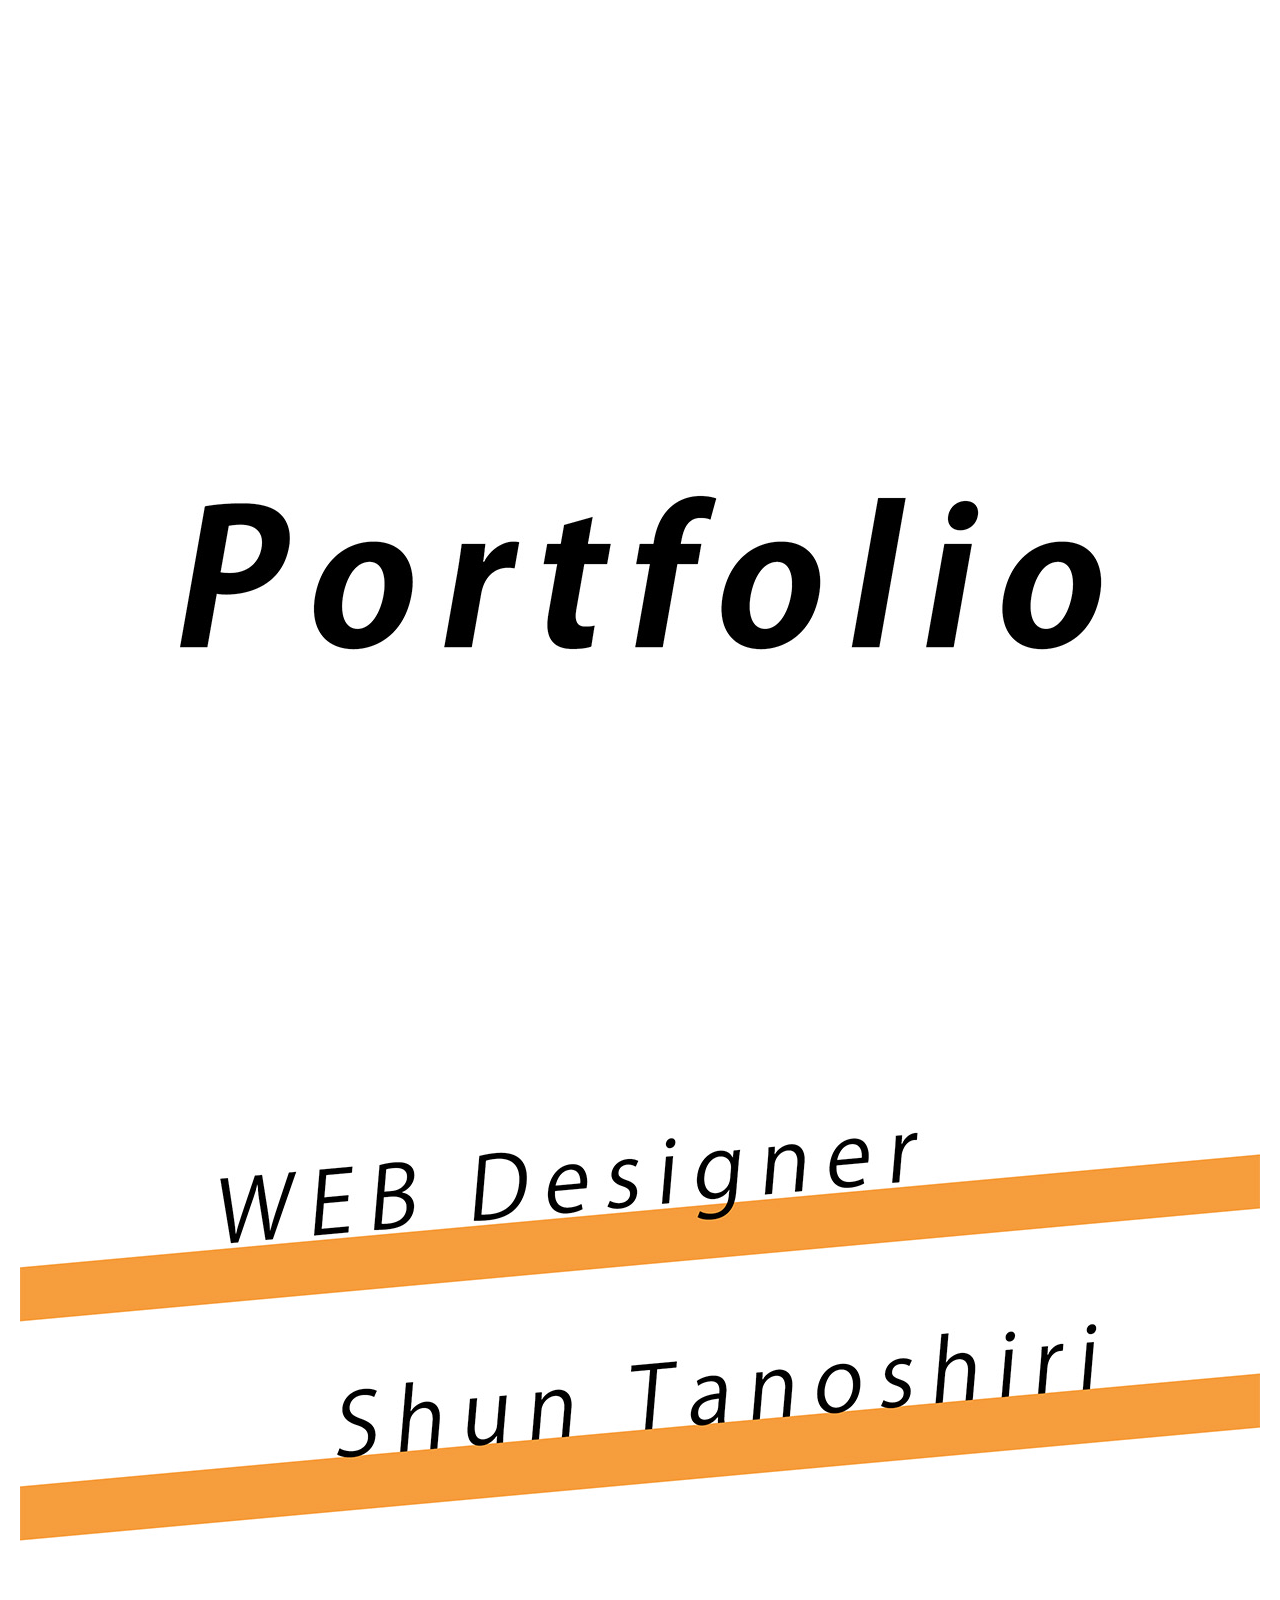
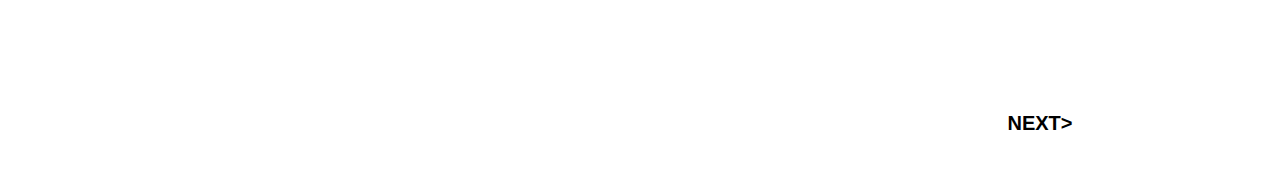
<file: index.html>
<!DOCTYPE html>
<html lang="ja">

  <head>
    <meta charset="UTF-8">
    <meta name="viewport" content="width=device-width, initial-scale=1.0">
    <link rel="stylesheet" href="style.css">
    <title>Shunのportfolio</title>
  </head>

  <body>
    <main>
      <div class="inner">
        <div id="top"></div>
        <div class="page-button-top"><a href="about.html">NEXT&gt;</a></div>
      </div>
    </main>
  </body>

</html>
</file>
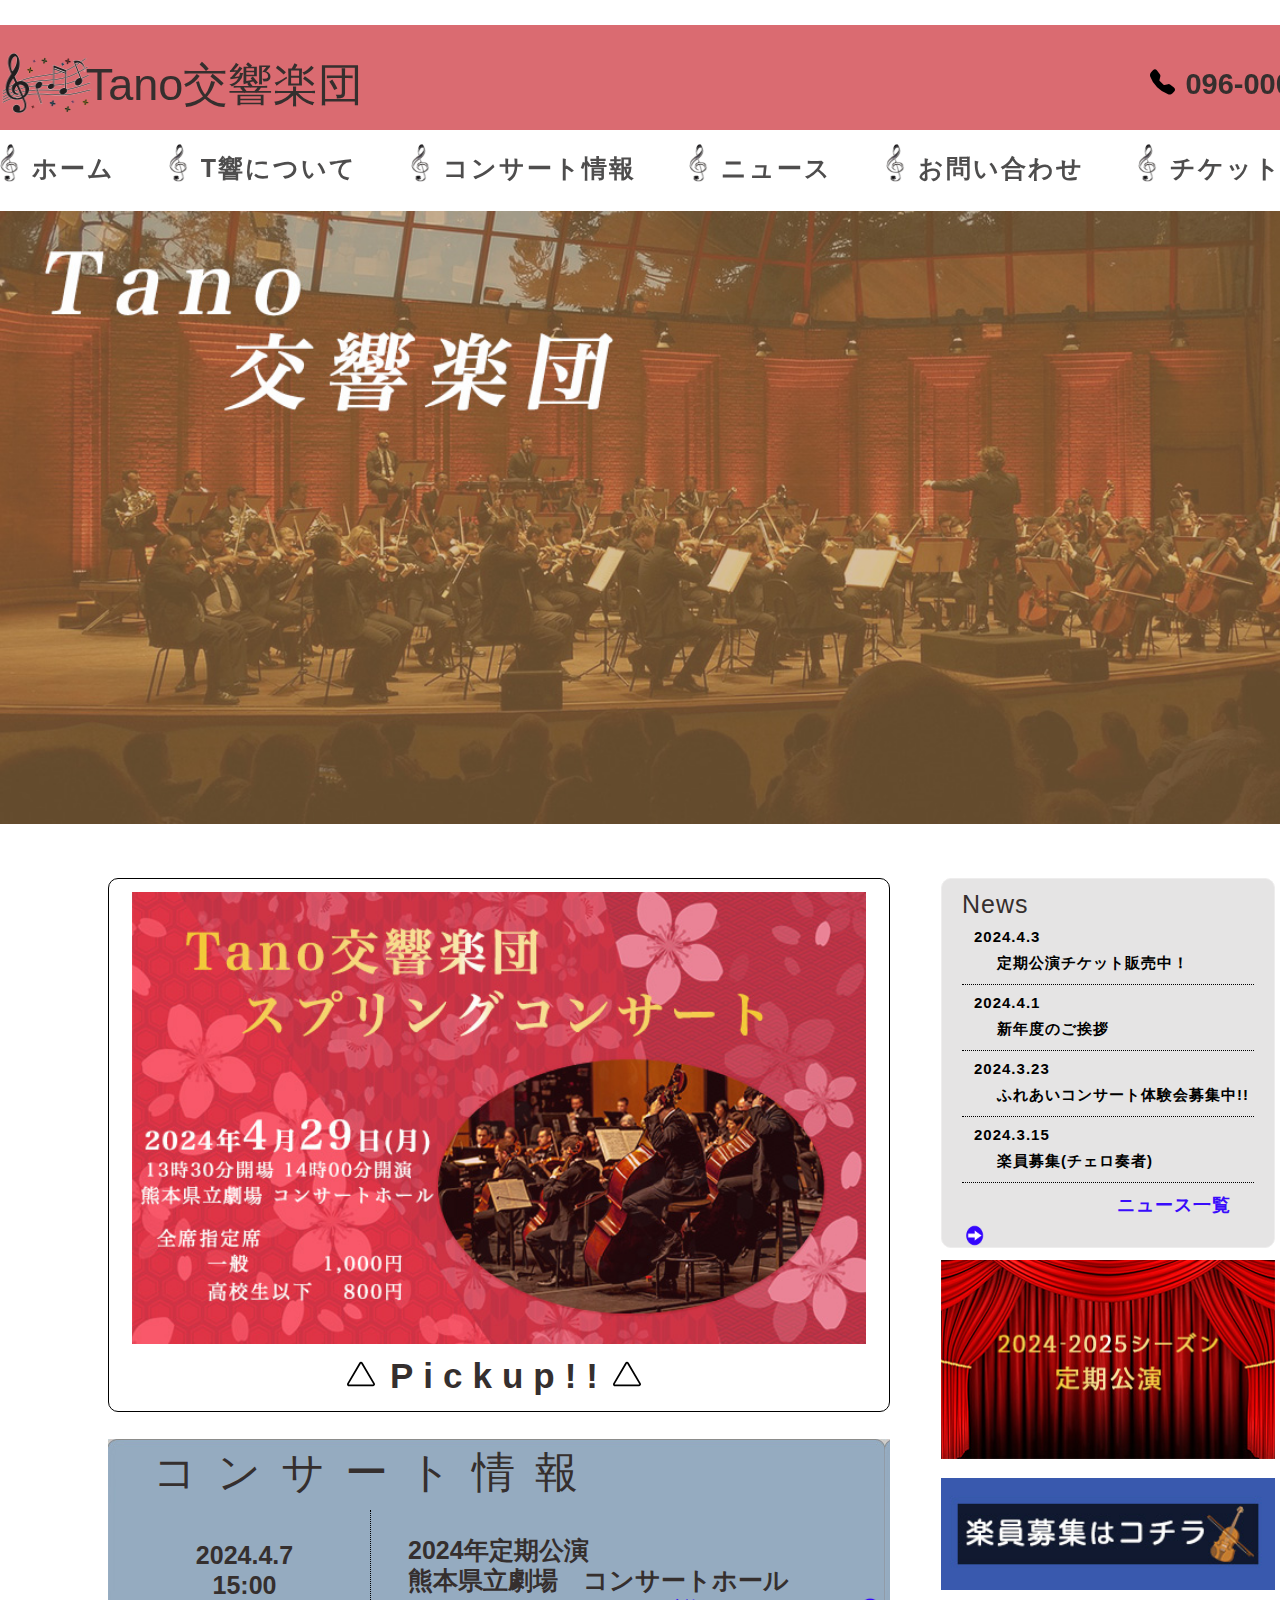
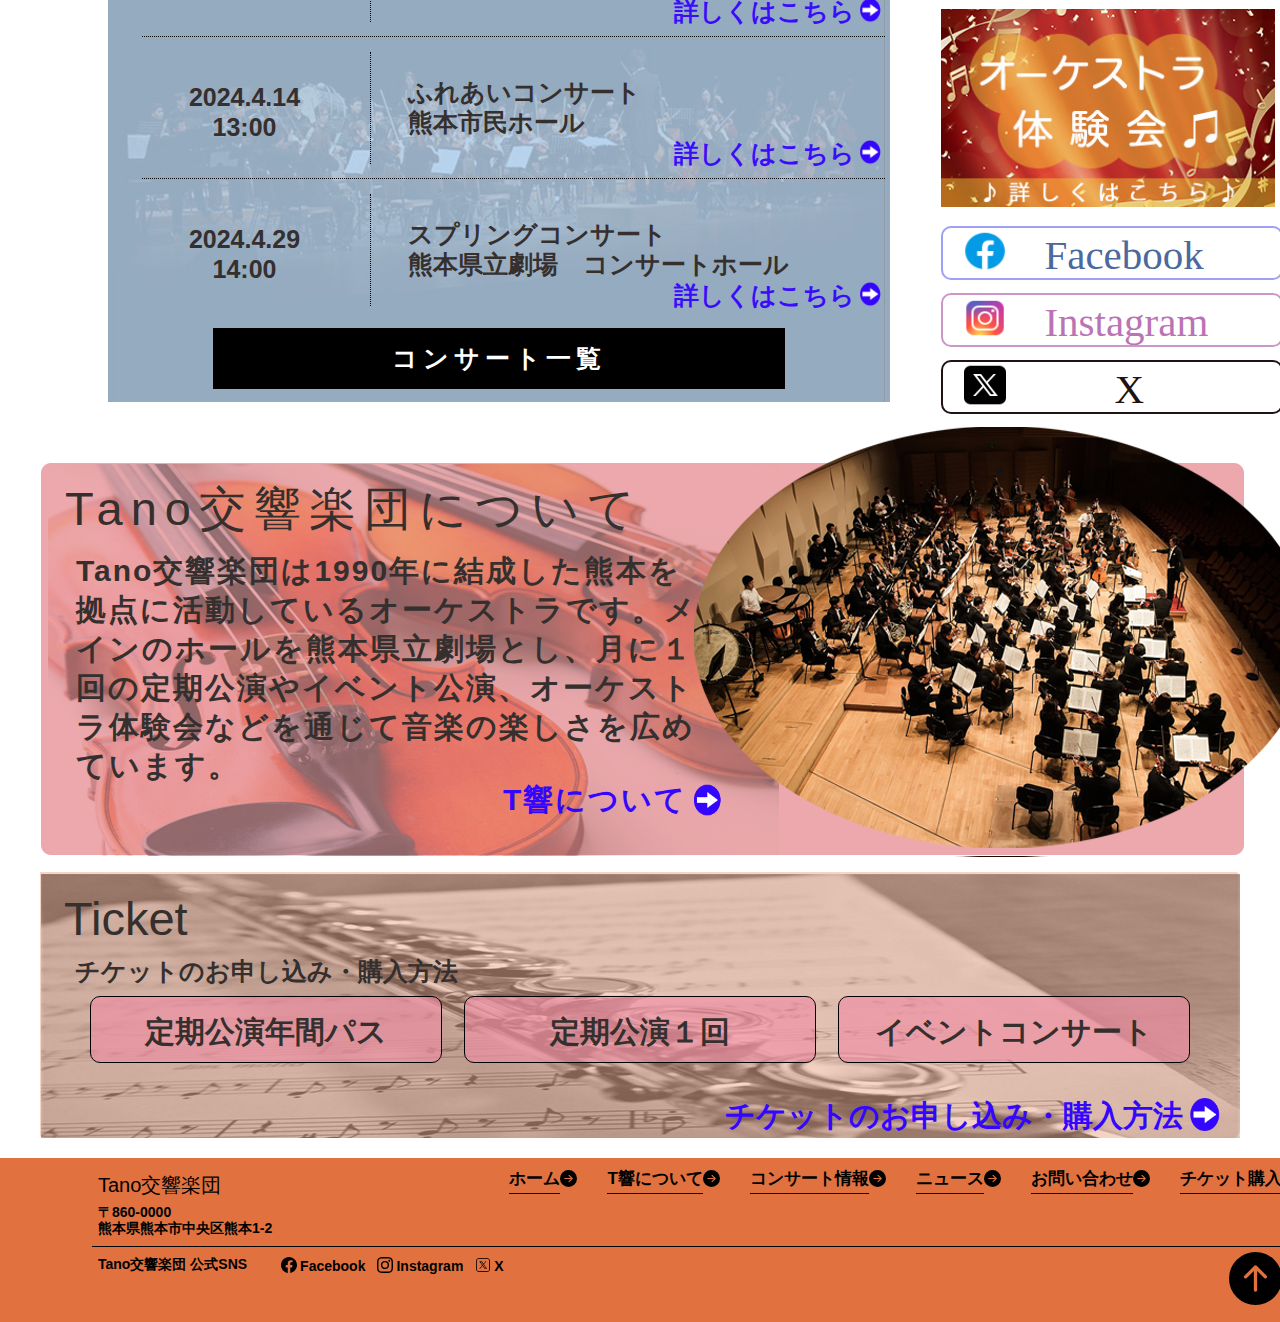
<file: Tano交響楽団(HP)/index.html>
<!DOCTYPE html>
<html lang="ja">

  <head>
    <meta charset="UTF-8">
    <meta name="viewport" content="width=device-width, initial-scale=1, maximum-scale=1, user-scalable=no">
    <link rel="stylesheet" href="style.css">
    <title>Tano交響楽団</title>
  </head>

  <body>
    <!-- -----------------------------------------ヘッダーここから--------------------------------------- -->
    <header>
      <div class="header-box">
        <div class="top-box">
          <div class="top">
            <div class="top-ikon">
              <h1><img src="img/24800368.png" alt="音符">
                Tano交響楽団</h1>
            </div>
            <p><img src="img/telephone-fill.svg" alt="電話アイコン">096-000-0000</p>
            <div id="nav-toggle" class="sp">
              <div>
                <span></span>
                <span></span>
                <span></span>
              </div>
            </div>
          </div>
        </div>

        <div class="header-list">
          <ul>
            <li><img src="img/356718.png" alt="音符アイコン"><a href="index.html">ホーム</a></li>
            <li><img src="img/356718.png" alt="音符アイコン"><a href="about.html">T響について</a></li>
            <li><img src="img/356718.png" alt="音符アイコン"><a href="infomation.html">コンサート情報</a></li>
            <li><img src="img/356718.png" alt="音符アイコン"><a href="news.html">ニュース</a></li>
            <li><img src="img/356718.png" alt="音符アイコン"><a href="contact.html">お問い合わせ</a></li>
            <li><img src="img/356718.png" alt="音符アイコン"><a href="contact.html#buy-button">チケット購入</a></li>
          </ul>
          <div class="sp">
            <div>
              <a href="#"><img src="img/icon-facebook.png" alt="Facebook"></a>
              <a href="#"><img src="img/icon-Instagram.png" alt="Instagram"></a>
              <a href="#"><img src="img/icon-x.png" alt="X"></a>
            </div>
            <p>お問い合わせ<br><img src="img/telephone-fill.svg" alt="電話アイコン">096-000-0000</p>
          </div>
        </div>
      </div>
    </header>

    <!-- -----------------------------------------メインここから--------------------------------------- -->
    <main id="top">

      <!-- -----------------------------------------キーヴィジュアルここから--------------------------------------- -->
      <div id="kv" class="inner">
        <img src="img/mv.jpg" alt="Tano交響楽団">
      </div>

      <section id="center-item">
        <div class="inner">
          <div id="left">
            <!-- -----------------------------------------ピックアップここから--------------------------------------- -->
            <div id="pick">
              <a href="#"><img src="img/pickup.jpg" alt="スプリングコンサート"></a><br>
              <p><img src="img/triangle.svg" alt="三角">Pickup!!<img src="img/triangle.svg" alt="三角"></p>
            </div>

            <!------------------------------------------コンサート情報----------------------------------  -->
            <div id="info">
              <h2>コンサート情報</h2>
              <div class="infobox">
                <div class="info-item">
                  <div class="day">
                    2024.4.7<br>
                    15:00
                  </div>
                  <div class="place">
                    2024年定期公演<br>
                    熊本県立劇場　コンサートホール<br>
                    <a href="#">詳しくはこちら</a><img src="img/24173762.png" alt="右矢印">
                  </div>
                </div>
              </div>
              <div class="infobox">
                <div class="info-item">
                  <div class="day">
                    2024.4.14<br>
                    13:00
                  </div>
                  <div class="place">
                    ふれあいコンサート<br>
                    熊本市民ホール<br>
                    <a href="#">詳しくはこちら</a><img src="img/24173762.png" alt="右矢印">
                  </div>
                </div>
              </div>
              <div class="infobox">
                <div class="info-item">
                  <div class="day">
                    2024.4.29<br>
                    14:00
                  </div>
                  <div class="place">
                    スプリングコンサート<br>
                    熊本県立劇場　コンサートホール<br>
                    <a href="#">詳しくはこちら</a><img src="img/24173762.png" alt="右矢印">
                  </div>
                </div>
              </div>
              <div class="infolink"><a href="infomation.html">コンサート一覧</a></div>
            </div>
          </div>
          <!-- -----------------------------------------サイドメニューここから--------------------------------------- -->
          <div id="right">
            <!-- -----------------------------------------サイドメニュー(ニュース)ここから--------------------------------------- -->
            <div id="news">
              <h3>News</h3>
              <div class="news-item">
                <a href="#">
                  <p class="day">2024.4.3</p>
                  <p class="news-title">定期公演チケット販売中！</p>
                </a>
              </div>
              <div class="news-item">
                <a href="#">
                  <p class="day">2024.4.1</p>
                  <p class="news-title">新年度のご挨拶</p>
                </a>
              </div>
              <div class="news-item">
                <a href="#">
                  <p class="day">2024.3.23</p>
                  <p class="news-title">ふれあいコンサート体験会募集中!!</p>
                </a>
              </div>
              <div class="news-item">
                <a href="#">
                  <p class="day">2024.3.15</p>
                  <p class="news-title">楽員募集(チェロ奏者)</p>
                </a>
              </div>
              <div class="newslink"><a href="news.html">ニュース一覧</a><img src="img/24173762.png" alt="右矢印"></div>
            </div>
            <!-- -----------------------------------------サイドメニュー(画像)ここから--------------------------------------- -->

            <a href="#"><img src="img/concert.jpg" alt="定期公演"></a>
            <a href="#"><img src="img/boshuu.jpg" alt="楽員募集はコチラ"></a>
            <a href="#"><img src="img/recreation.jpg" alt="オーケストラ体験会"></a>

            <!-- -----------------------------------------サイドメニュー(SNS)ここから--------------------------------------- -->
            <div id="sns">
              <div class="fa">
                <img src="img/icon-facebook.png" alt="Facebook">
                <a href="#">Facebook</a>
              </div>
              <div class="insta">
                <img src="img/icon-Instagram.png" alt="Instagram">
                <a href="#">Instagram</a>
              </div>
              <div class="x">
                <img src="img/icon-x.png" alt="X">
                <a href="#">X</a>
              </div>
            </div>
          </div>
        </div>
      </section>

      <!-- -----------------------------------------Tano交響楽団についてここから--------------------------------------- -->
      <section id="about">
        <div class="inner">
          <h2>Tano交響楽団について</h2>
          <p>Tano交響楽団は1990年に結成した熊本を<br>
            拠点に活動しているオーケストラです。メ<br>
            インのホールを熊本県立劇場とし、月に１<br>
            回の定期公演やイベント公演、オーケスト<br>
            ラ体験会などを通じて音楽の楽しさを広め<br>
            ています。
          </p>
          <div class="about-link">
            <p><a href="about.html">T響について</a><img src="img/24173762.png" alt="右矢印"></p>
          </div>
        </div>
      </section>

      <!-- -----------------------------------------チケットここから--------------------------------------- -->
      <section id="ticket">
        <div class="inner">
          <h2>Ticket</h2>
          <p>チケットのお申し込み・購入方法</p>
          <div class="button">
            <ul>
              <li><a href="#">定期公演年間パス</a></li>
              <li><a href="#">定期公演１回</a></li>
              <li><a href="#">イベントコンサート</a></li>
            </ul>
          </div>
          <div class="ticket-link">
            <p><a href="contact.html#buy-button">チケットのお申し込み・購入方法</a><img src="img/24173762.png" alt="右矢印"></p>
          </div>
        </div>
      </section>
    </main>

    <!-- -----------------------------------------フッターここから--------------------------------------- -->
    <footer>
      <div class="footer-box">
        <div class="address">
          <div class="ftinner">
            <h3>Tano交響楽団</h3>
            <div>
              <ul class="footer-list">
                <li><a href="index.html">ホーム</a><img src="img/arrow-right.svg" alt="右矢印"></li>
                <li><a href="about.html">T響について</a><img src="img/arrow-right.svg" alt="右矢印"></li>
                <li><a href="infomation.html">コンサート情報</a><img src="img/arrow-right.svg" alt="右矢印"></li>
                <li><a href="news.html">ニュース</a><img src="img/arrow-right.svg" alt="右矢印"></li>
                <li><a href="contact.html">お問い合わせ</a><img src="img/arrow-right.svg" alt="右矢印"></li>
                <li><a href="contact.html#buy-button">チケット購入</a><img src="img/arrow-right.svg" alt="右矢印"></li>
              </ul>
            </div>
          </div>
          <p>〒860-0000<br>
            熊本県熊本市中央区熊本1-2</p>
        </div>
        <div class="footer-sns">
          <p>Tano交響楽団 公式SNS</p>
          <ul>
            <li><img src="img/facebook.svg" alt="Facebook"><a href="#">Facebook</a></li>
            <li><img src="img/instagram.svg" alt="Instagram"><a href="#">Instagram</a></li>
            <li><img class="x" src="img/x.png" alt="X"><a href="#">X</a></li>
          </ul>
          <div class="top-link"><a href="#top"><img src="img/arrow-up-circle-fill.svg" alt="上矢印"></a></div>
        </div>
      </div>
    </footer>
    <script src="./jquery-3.7.1.min.js"></script>
    <script type="text/javascript">
      $(function () {
        $('#nav-toggle').click(function () {
          $('body').toggleClass('open');
        });
      });
    </script>
  </body>

</html>
</file>
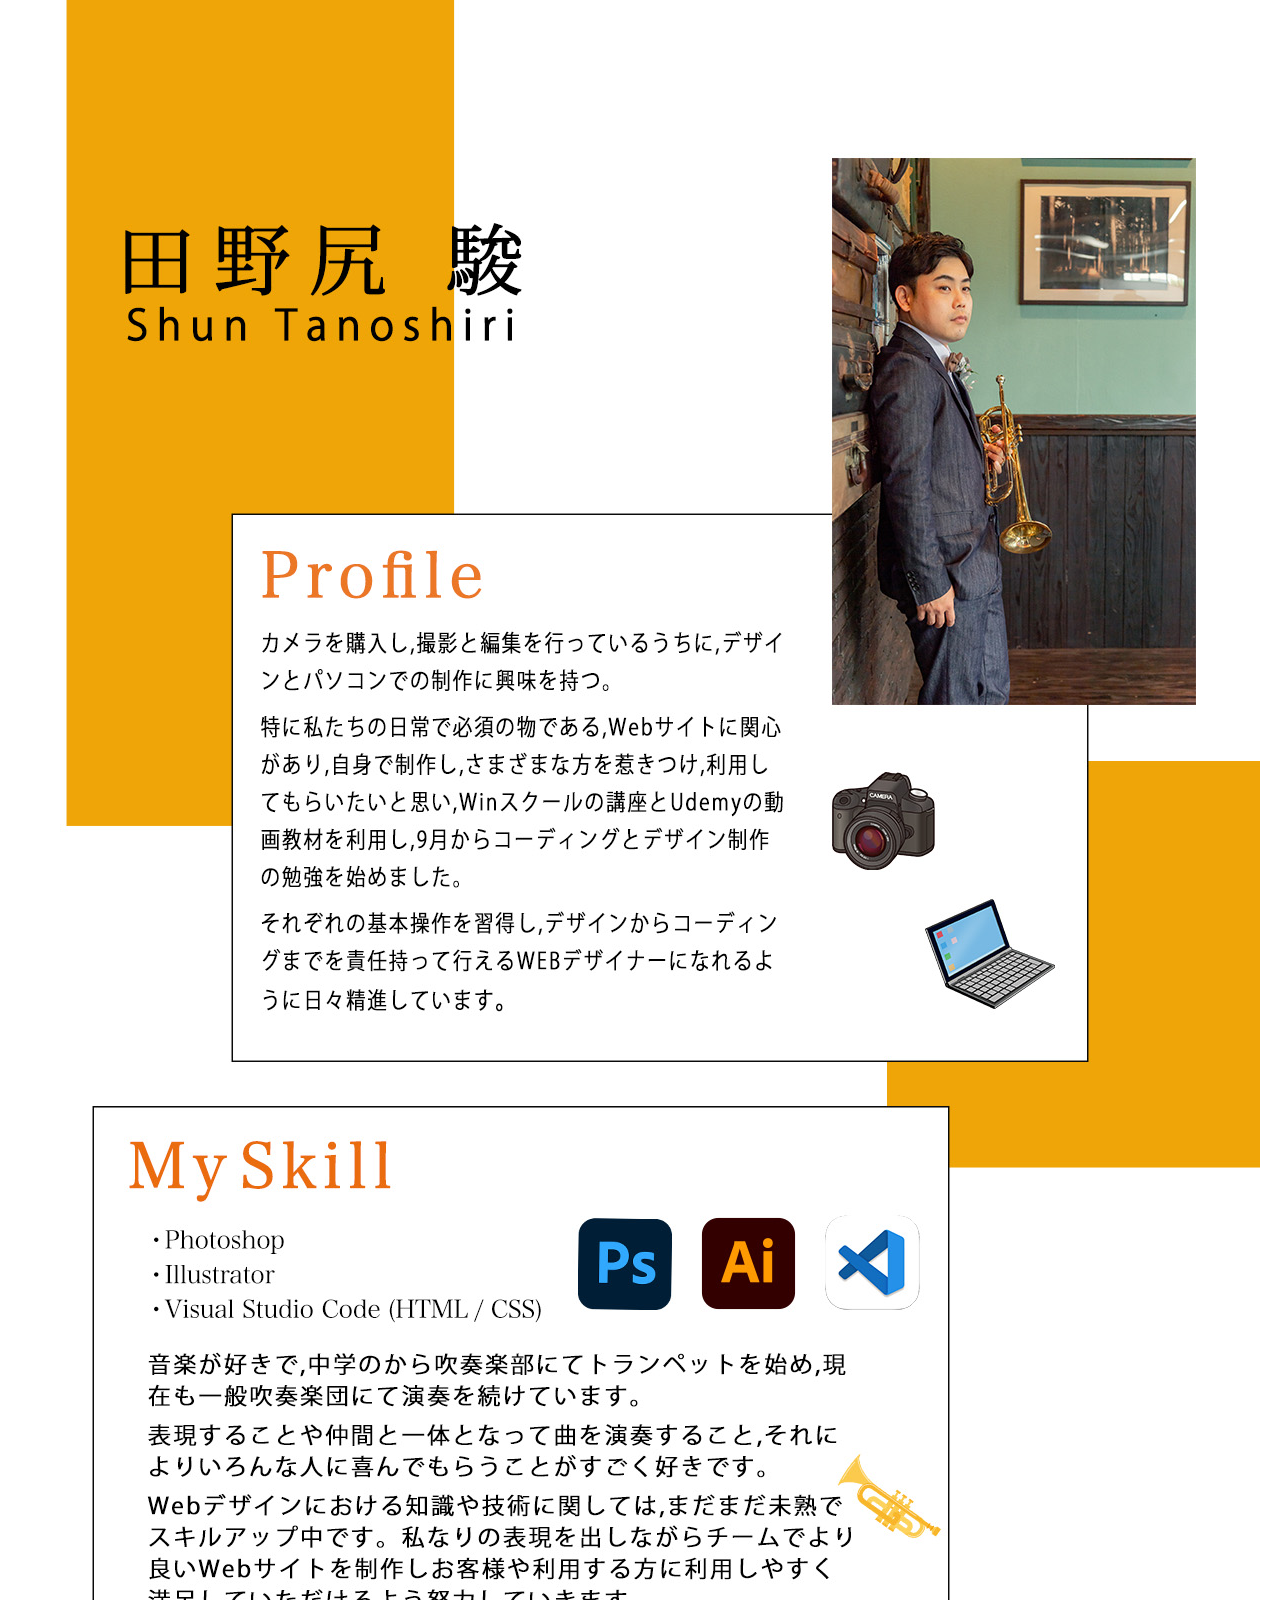
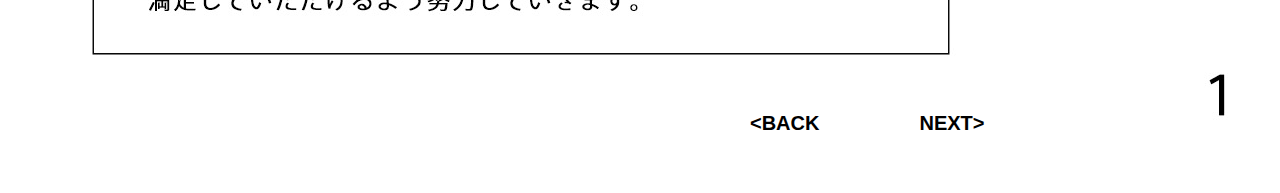
<file: about.html>
<!DOCTYPE html>
<html lang="ja">

  <head>
    <meta charset="UTF-8">
    <meta name="viewport" content="width=device-width, initial-scale=1.0">
    <link rel="stylesheet" href="style.css">
    <title>Shunのportfolio</title>
  </head>

  <body>
    <main>
        <div id="about"></div>
        <div class="page-button"><a href="index.html">&lt;BACK</a><a href="web-site1.html">NEXT&gt;</a></div>
    </main>
  </body>

</html>
</file>
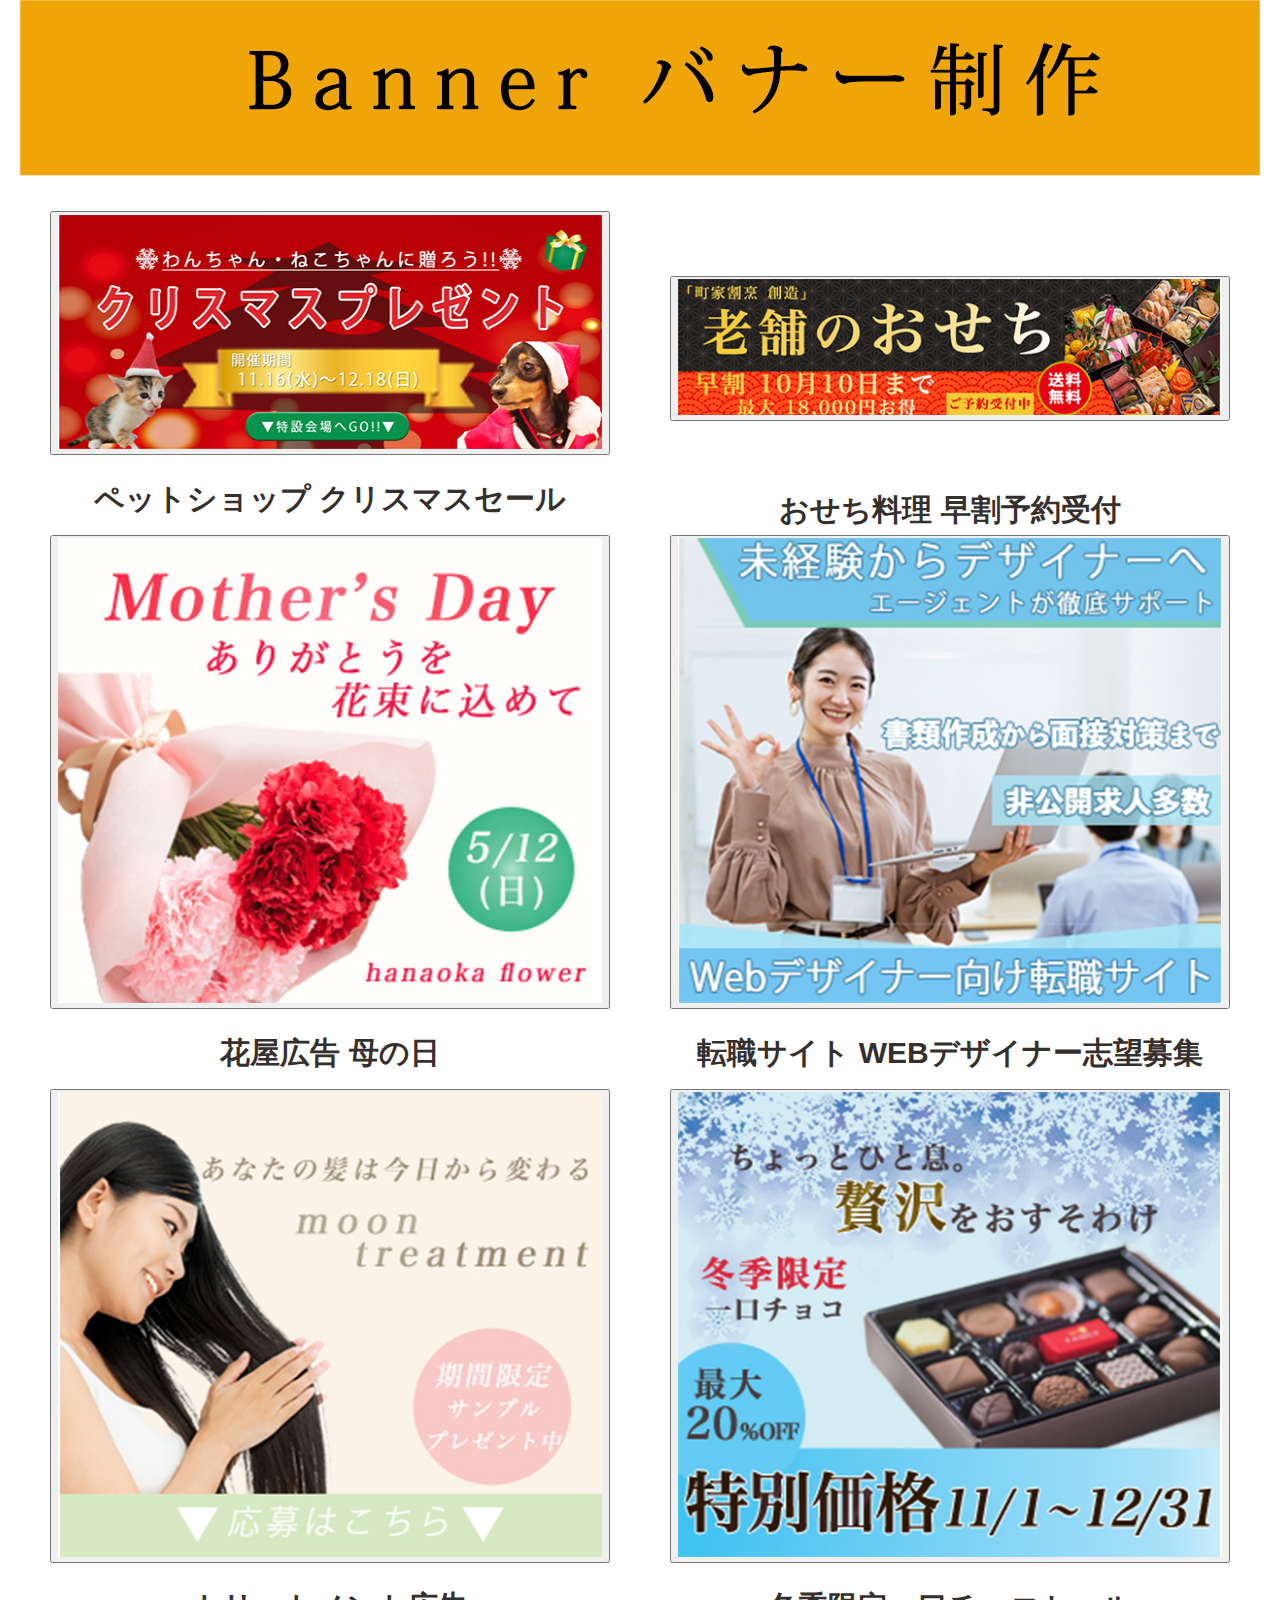
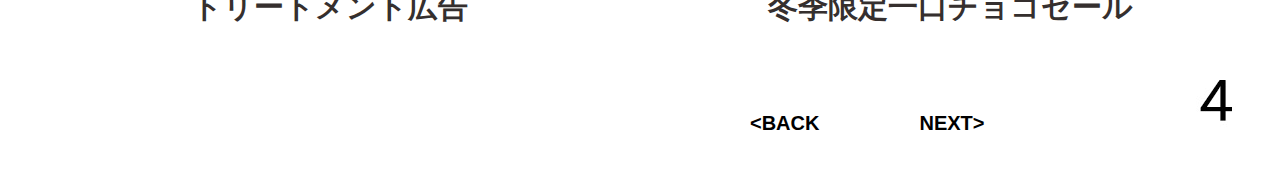
<file: banner.html>
<!DOCTYPE html>
<html lang="ja">

  <head>
    <meta charset="UTF-8">
    <meta name="viewport" content="width=device-width, initial-scale=1.0">
    <link rel="stylesheet" href="style.css">
    <title>Shunのportfolio</title>
  </head>

  <body>
    <main>
      <div id="banner">
        <div class="pc">
          <div class="banner1">
            <p>
              <button class="modal_open"><img src="img/クリスマス.jpg" alt="ペットショップ クリスマスセール"></button>
            </p>
            <div class="modal" id="modal_window">
              <div class="background_window"></div>
              <div class="image_view">
                <img src="img/クリスマス.jpg" alt="ペットショップ クリスマスセール">
              </div>
            </div>
            <p>ペットショップ クリスマスセール</p>
          </div>

          <div class="banner2">
            <p>
              <button class="modal_open2"><img src="img/おせち.jpg" alt="おせち料理 早割予約受付"></button>
            </p>
            <div class="modal2" id="modal_window2">
              <div class="background_window2"></div>
              <div class="image_view2">
                <img src="img/おせち.jpg" alt="おせち料理 早割予約受付">
              </div>
            </div>
            <p>おせち料理 早割予約受付</p>
          </div>

          <div class="banner3">
            <p>
              <button class="modal_open3"><img src="img/母の日.jpg" alt="花屋広告 母の日"></button>
            </p>
            <div class="modal3" id="modal_window3">
              <div class="background_window3"></div>
              <div class="image_view3">
                <img src="img/母の日.jpg" alt="花屋広告 母の日">
              </div>
            </div>
            <p>花屋広告 母の日</p>
          </div>
          <div class="banner3">
            <p>
              <button class="modal_open4"><img src="img/転職サイト.jpg" alt="転職サイト WEBデザイナー志望募集"></button>
            </p>
            <div class="modal4" id="modal_window4">
              <div class="background_window4"></div>
              <div class="image_view4">
                <img src="img/転職サイト.jpg" alt="転職サイト WEBデザイナー志望募集">
              </div>
            </div>
            <p>転職サイト WEBデザイナー志望募集</p>
          </div>
          <div class="banner3">
            <p>
              <button class="modal_open5"><img src="img/トリートメント.jpg" alt="トリートメント広告"></button>
            </p>
            <div class="modal5" id="modal_window5">
              <div class="background_window5"></div>
              <div class="image_view5">
                <img src="img/トリートメント.jpg" alt="トリートメント広告">
              </div>
            </div>
            <p>トリートメント広告</p>
          </div>
          <div class="banner3">
            <p>
              <button class="modal_open6"><img src="img/一口チョコレート.jpg" alt="冬季限定一口チョコセール"></button>
            </p>
            <div class="modal6" id="modal_window6">
              <div class="background_window6"></div>
              <div class="image_view6">
                <img src="img/一口チョコレート.jpg" alt="冬季限定一口チョコセール">
              </div>
            </div>
            <p>冬季限定一口チョコセール</p>
          </div>
        </div>
        
      </div>
      <div class="page-button"><a href="web-site2.html">&lt;BACK</a><a href="finaly.html">NEXT&gt;</a></div>
    </main>
    <script src="./jquery-3.7.1.min.js"></script>
    <script>
      $(function () {
        let modal_class = ".modal";
        $(modal_class).css({
          position: "absolute",
          width: "100%",
          height: "100vh",
          top: "0",
          left: "0",
          display: "none"
        });

        let bw_class = ".background_window";
        $(bw_class).css({
          position: "absolute",
          top: "0",
          left: "0",
          backgroundColor: "rgba(50,50,50,0.9)",
          width: "100%",
          height: "100vh",
          zIndex: "9990"
        });

        let iv_class = ".image_view";
        $(iv_class).css({
          position: "absolute",
          top: "50%",
          left: "50%",
          transform: "translate(-50%,-50%)",
          zIndex: "9999"
        });

        $(".modal_open").on("click", function () {

          $("#modal_window").fadeIn();
        });

        $("img").on("click", function () {
          $("#modal_window").fadeOut();
        });
      });

      $(function () {
        let modal_class = ".modal2";
        $(modal_class).css({
          position: "absolute",
          width: "100%",
          height: "100vh",
          top: "0",
          left: "0",
          display: "none"
        });

        let bw_class = ".background_window2";
        $(bw_class).css({
          position: "absolute",
          top: "0",
          left: "0",
          backgroundColor: "rgba(50,50,50,0.9)",
          width: "100%",
          height: "100vh",
          zIndex: "9990"
        });

        let iv_class = ".image_view2";
        $(iv_class).css({
          position: "absolute",
          top: "50%",
          left: "50%",
          transform: "translate(-50%,-50%)",
          zIndex: "9999"
        });

        $(".modal_open2").on("click", function () {
          $("#modal_window2").fadeIn();
        });

        $("img").on("click", function () {
          $("#modal_window2").fadeOut();
        });
      });

      $(function () {
        let modal_class = ".modal3";
        $(modal_class).css({
          position: "absolute",
          width: "100%",
          height: "100vh",
          top: "0",
          left: "0",
          display: "none"
        });

        let bw_class = ".background_window3";
        $(bw_class).css({
          position: "absolute",
          top: "0",
          left: "0",
          backgroundColor: "rgba(50,50,50,0.9)",
          width: "100%",
          height: "100vh",
          zIndex: "9990"
        });

        let iv_class = ".image_view3";
        $(iv_class).css({
          position: "absolute",
          top: "50%",
          left: "50%",
          transform: "translate(-50%,-50%)",
          zIndex: "9999"
        });

        $(".modal_open3").on("click", function () {

          $("#modal_window3").fadeIn();
        });

        $("img").on("click", function () {
          $("#modal_window3").fadeOut();
        });
      });

      $(function () {
        let modal_class = ".modal4";
        $(modal_class).css({
          position: "absolute",
          width: "100%",
          height: "100vh",
          top: "0",
          left: "0",
          display: "none"
        });

        let bw_class = ".background_window4";
        $(bw_class).css({
          position: "absolute",
          top: "0",
          left: "0",
          backgroundColor: "rgba(50,50,50,0.9)",
          width: "100%",
          height: "100vh",
          zIndex: "9990"
        });

        let iv_class = ".image_view4";
        $(iv_class).css({
          position: "absolute",
          top: "50%",
          left: "50%",
          transform: "translate(-50%,-50%)",
          zIndex: "9999"
        });

        $(".modal_open4").on("click", function () {

          $("#modal_window4").fadeIn();
        });

        $("img").on("click", function () {
          $("#modal_window4").fadeOut();
        });
      });

      $(function () {
        let modal_class = ".modal5";
        $(modal_class).css({
          position: "absolute",
          width: "100%",
          height: "100vh",
          top: "0",
          left: "0",
          display: "none"
        });

        let bw_class = ".background_window5";
        $(bw_class).css({
          position: "absolute",
          top: "0",
          left: "0",
          backgroundColor: "rgba(50,50,50,0.9)",
          width: "100%",
          height: "100vh",
          zIndex: "9990"
        });

        let iv_class = ".image_view5";
        $(iv_class).css({
          position: "absolute",
          top: "50%",
          left: "50%",
          transform: "translate(-50%,-50%)",
          zIndex: "9999"
        });

        $(".modal_open5").on("click", function () {

          $("#modal_window5").fadeIn();
        });

        $("img").on("click", function () {
          $("#modal_window5").fadeOut();
        });
      });

      $(function () {
        let modal_class = ".modal6";
        $(modal_class).css({
          position: "absolute",
          width: "100%",
          height: "100vh",
          top: "0",
          left: "0",
          display: "none"
        });

        let bw_class = ".background_window6";
        $(bw_class).css({
          position: "absolute",
          top: "0",
          left: "0",
          backgroundColor: "rgba(50,50,50,0.9)",
          width: "100%",
          height: "100vh",
          zIndex: "9990"
        });

        let iv_class = ".image_view6";
        $(iv_class).css({
          position: "absolute",
          top: "50%",
          left: "50%",
          transform: "translate(-50%,-50%)",
          zIndex: "9999"
        });

        $(".modal_open6").on("click", function () {

          $("#modal_window6").fadeIn();
        });

        $("img").on("click", function () {
          $("#modal_window6").fadeOut();
        });
      });
    </script>
  </body>

</html>
</file>
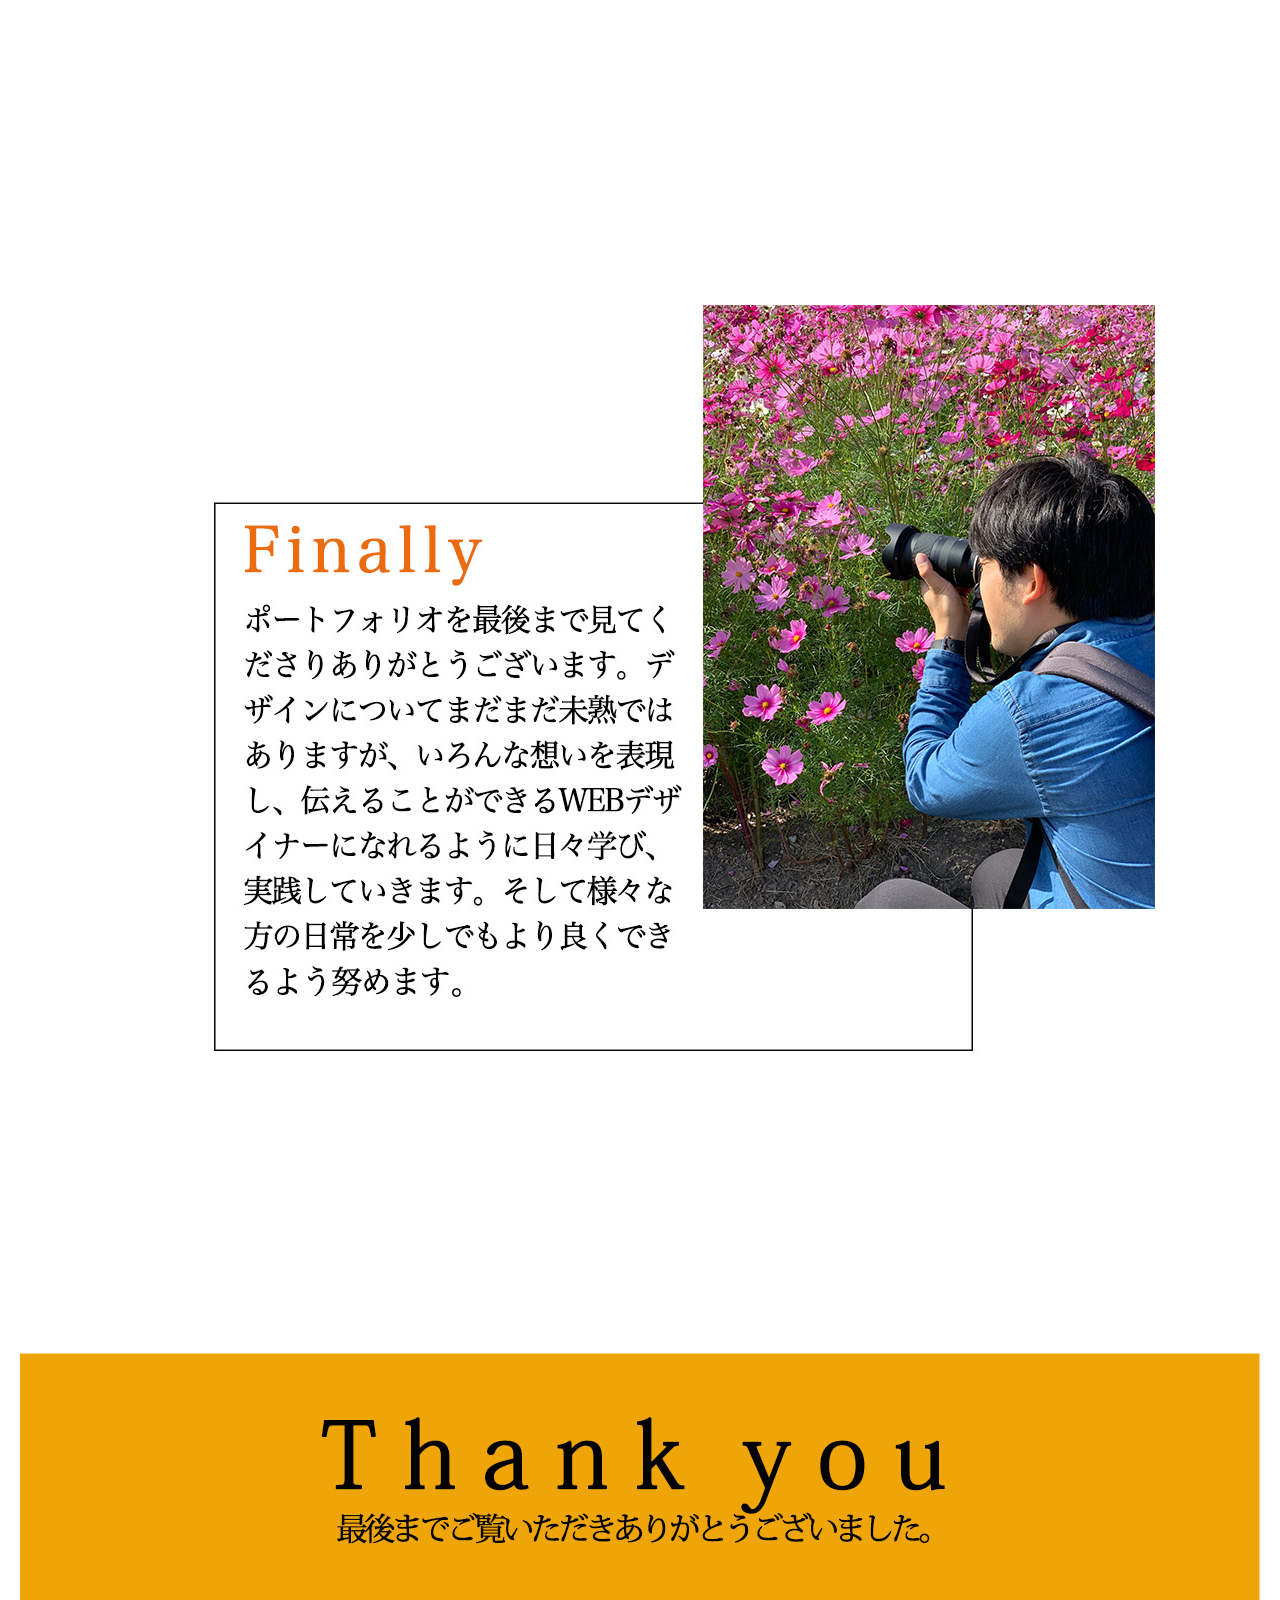
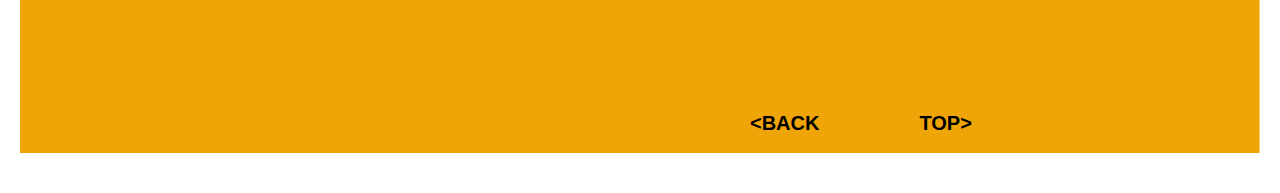
<file: finaly.html>
<!DOCTYPE html>
<html lang="ja">

  <head>
    <meta charset="UTF-8">
    <meta name="viewport" content="width=device-width, initial-scale=1.0">
    <link rel="stylesheet" href="style.css">
    <title>Shunのportfolio</title>
  </head>

  <body>
    <main>
      <div id="finaly"></div>
      <div class="page-button"><a href="banner.html">&lt;BACK</a><a href="index.html">TOP&gt;</a></div>
    </main>
  </body>

</html>
</file>
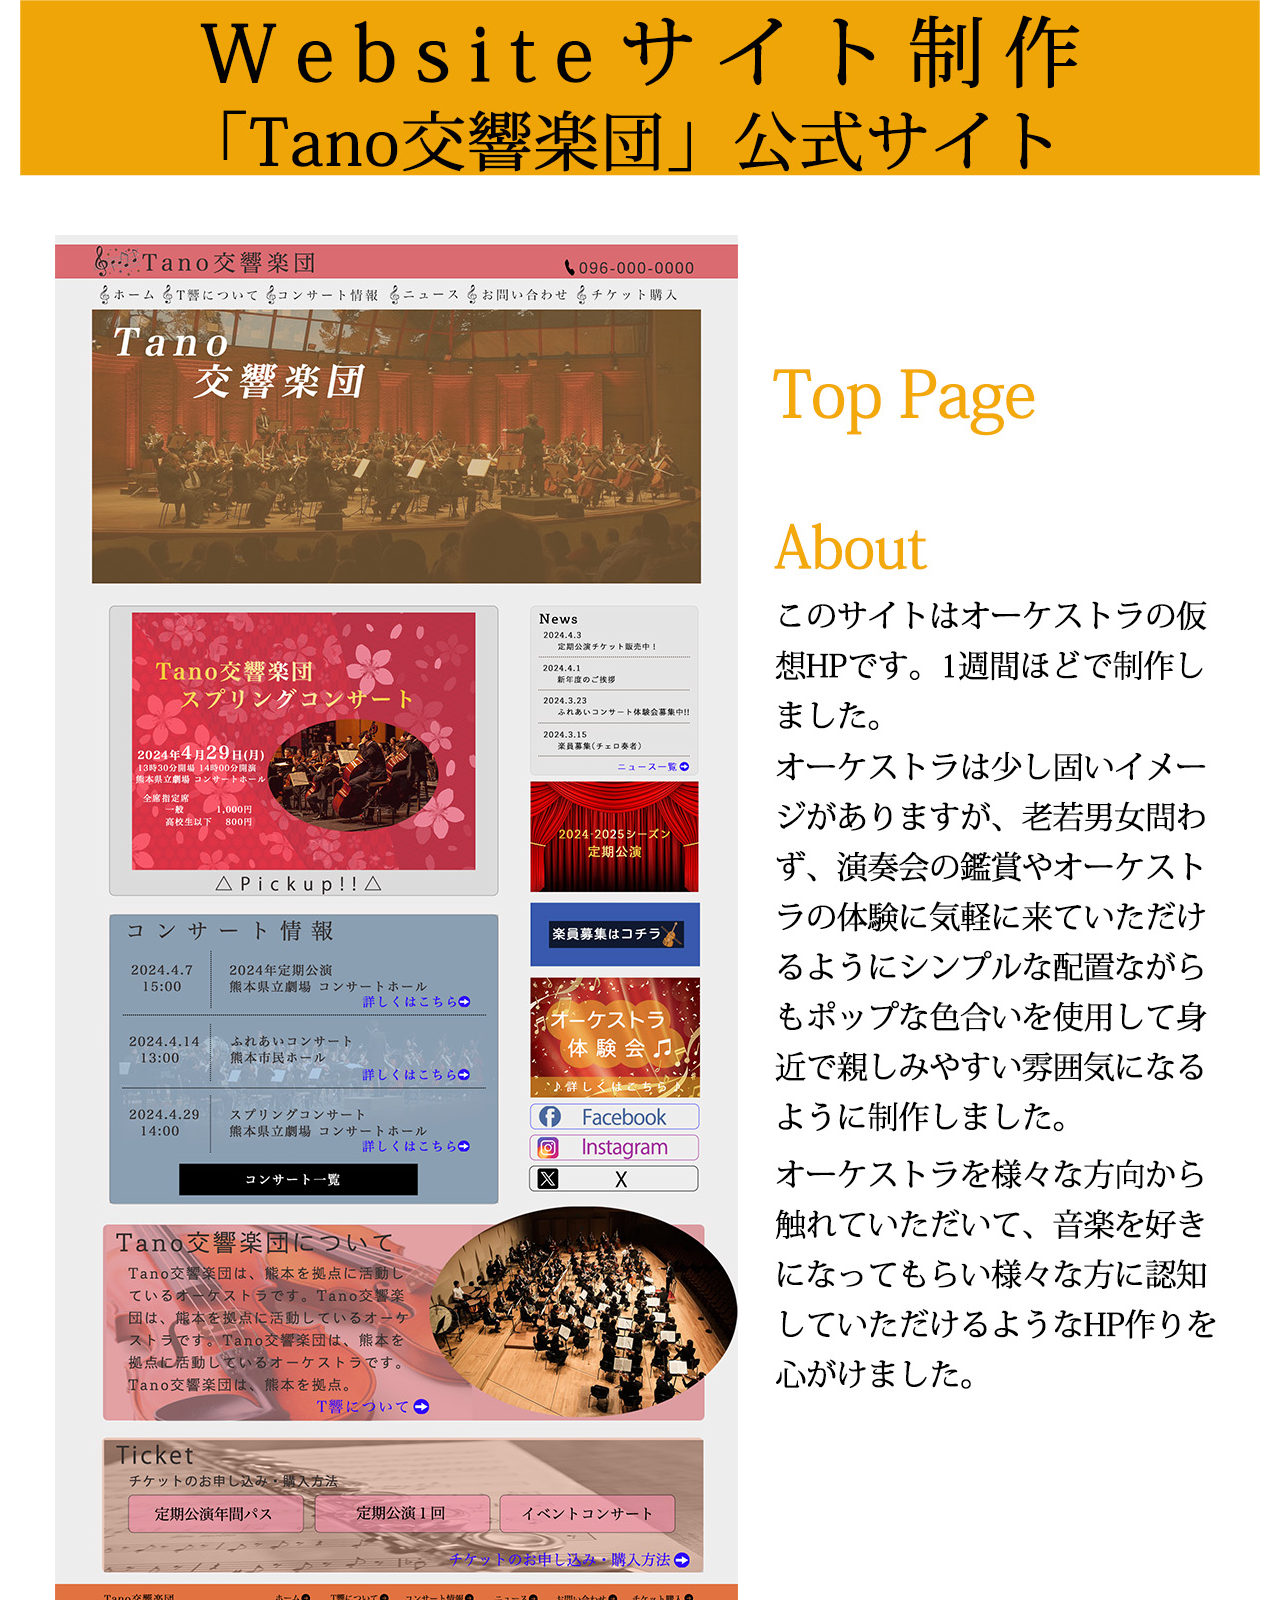
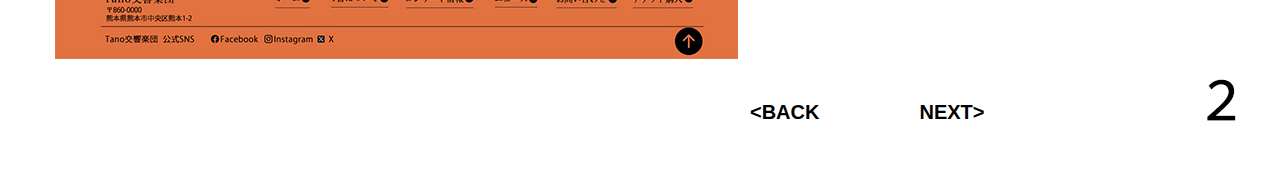
<file: web-site1.html>
<!DOCTYPE html>
<html lang="ja">

  <head>
    <meta charset="UTF-8">
    <meta name="viewport" content="width=device-width, initial-scale=1.0">
    <link rel="stylesheet" href="style.css">
    <title>Shunのportfolio</title>
  </head>

  <body>
    <main>
      <div id="web-site1">
        <a href="Tano交響楽団(HP)/index.html"><img src="img/web-site1.jpg" alt=""></a>
      </div>
      <div class="page-button"><a href="about.html">&lt;BACK</a><a href="web-site2.html">NEXT&gt;</a></div>
    </main>
  </body>

</html>
</file>
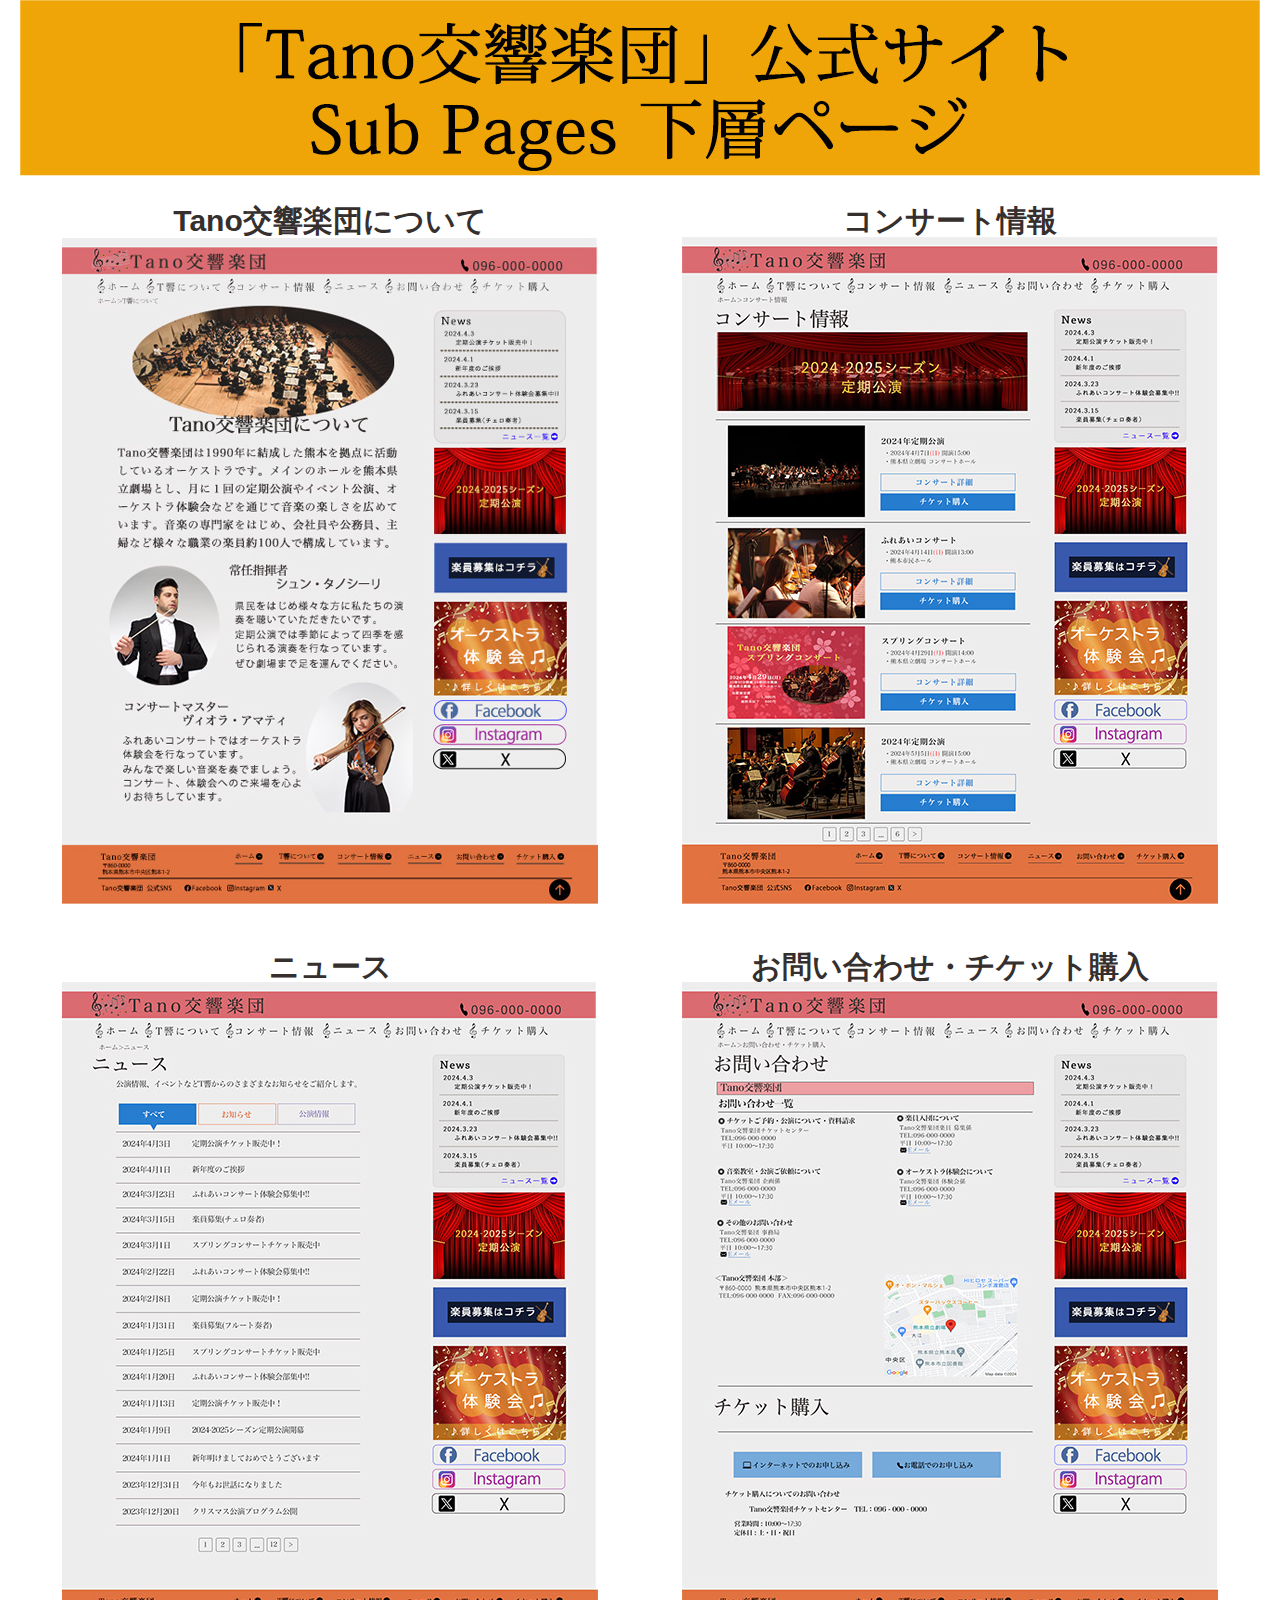
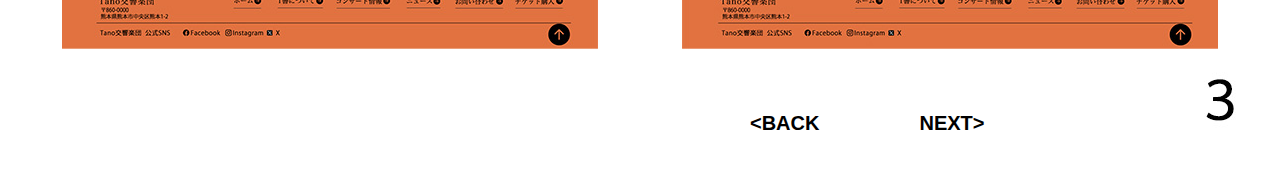
<file: web-site2.html>
<!DOCTYPE html>
<html lang="ja">

  <head>
    <meta charset="UTF-8">
    <meta name="viewport" content="width=device-width, initial-scale=1.0">
    <link rel="stylesheet" href="style.css">
    <title>Shunのportfolio</title>
  </head>

  <body>
    <main>
      <div id="web-site2">
        <div class="web-site2">
          <p>Tano交響楽団について</p>
          <a href="Tano交響楽団(HP)/about.html"><img src="img/tkyouabout.jpg" alt=""></a>
        </div>
        <div class="web-site2">
          <p>コンサート情報</p>
          <a href="Tano交響楽団(HP)/infomation.html"><img src="img/infomation.jpg" alt=""></a>
        </div>
        <div class="web-site2-2">
          <p>ニュース</p>
          <a href="Tano交響楽団(HP)/news.html"><img src="img/news.jpg" alt=""></a>
        </div>
        <div class="web-site2-2">
          <p>お問い合わせ・チケット購入</p>
          <a href="Tano交響楽団(HP)/contact.html"><img src="img/contact.jpg" alt=""></a>
        </div>
      </div>
      <div class="page-button"><a href="web-site1.html">&lt;BACK</a><a href="banner.html">NEXT&gt;</a></div>
    </main>
  </body>

</html>
</file>
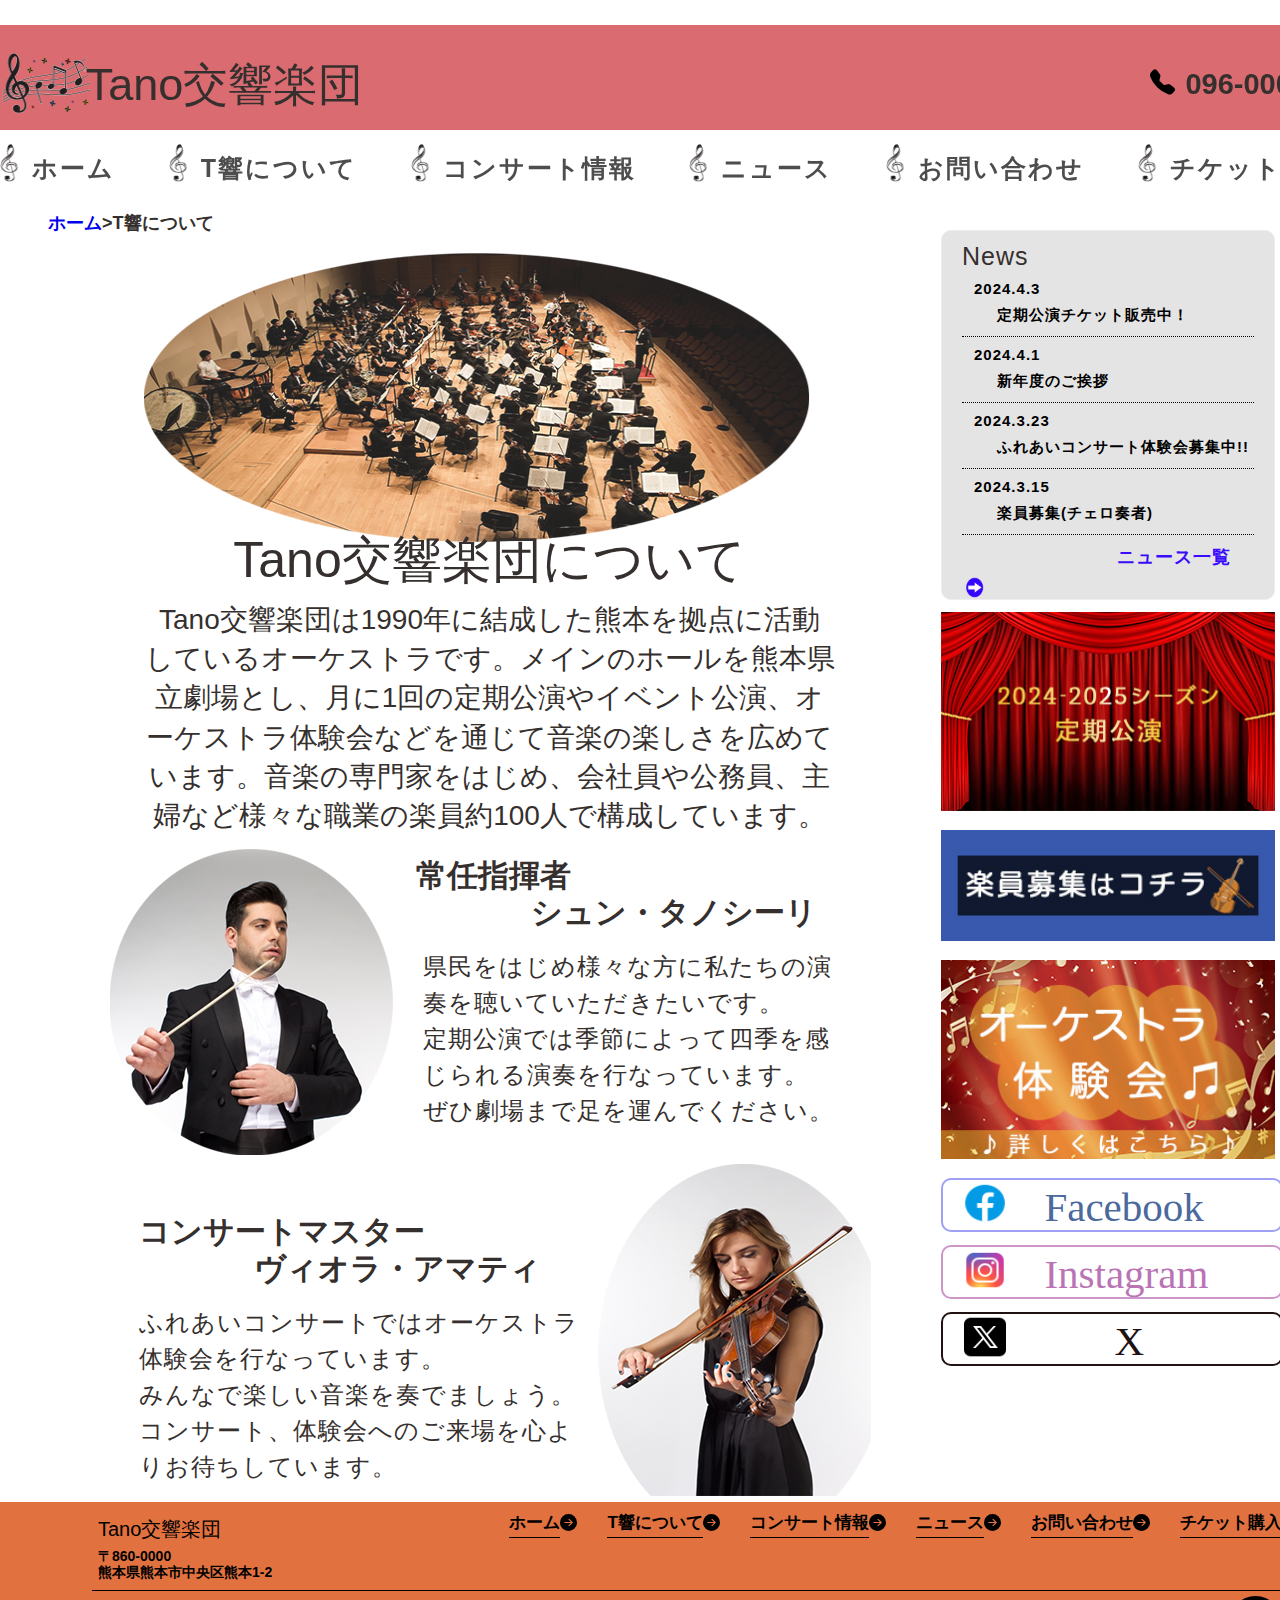
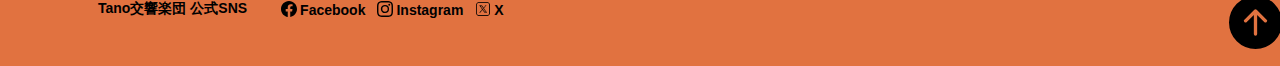
<file: Tano交響楽団(HP)/about.html>
<!DOCTYPE html>
<html lang="ja">

  <head>
    <meta charset="UTF-8">
    <meta name="viewport" content="width=device-width, initial-scale=1.0">
    <link rel="stylesheet" href="style.css">
    <title>Tano交響楽団</title>
  </head>

  <body>
    <!------------------------------------------ヘッダーここから----------------------------------  -->
    <header>
      <div class="header-box">
        <div class="top-box">
          <div class="top">
            <div class="top-ikon">
              <h1><img src="img/24800368.png" alt="音符">
                Tano交響楽団</h1>
            </div>
            <p><img src="img/telephone-fill.svg" alt="電話アイコン">096-000-0000</p>
            <div id="nav-toggle" class="sp">
              <div>
                <span></span>
                <span></span>
                <span></span>
              </div>
            </div>
          </div>
        </div>

        <div class="header-list">
          <ul>
            <li><img src="img/356718.png" alt="音符アイコン"><a href="index.html">ホーム</a></li>
            <li><img src="img/356718.png" alt="音符アイコン"><a href="about.html">T響について</a></li>
            <li><img src="img/356718.png" alt="音符アイコン"><a href="infomation.html">コンサート情報</a></li>
            <li><img src="img/356718.png" alt="音符アイコン"><a href="news.html">ニュース</a></li>
            <li><img src="img/356718.png" alt="音符アイコン"><a href="contact.html">お問い合わせ</a></li>
            <li><img src="img/356718.png" alt="音符アイコン"><a href="contact.html#buy-button">チケット購入</a></li>
          </ul>
          <div class="sp">
            <div>
              <a href="#"><img src="img/icon-facebook.png" alt="Facebook"></a>
              <a href="#"><img src="img/icon-Instagram.png" alt="Instagram"></a>
              <a href="#"><img src="img/icon-x.png" alt="X"></a>
            </div>
            <p>お問い合わせ<br><img src="img/telephone-fill.svg" alt="電話アイコン">096-000-0000</p>
          </div>
        </div>
      </div>
    </header>
    <!------------------------------------------メインここから----------------------------------  -->
    <main id="tkyou-main" ,id="top">
      <section id="center-item">
        <div class="inner">
          <section id="left">
            <div id="site-map"><a href="index.html">ホーム</a>&gt;T響について</div>
            <div class="tkyou-about">
              <img src="img/tkyoumain.png" alt="T響メイン画像">
              <h2>Tano交響楽団について</h2>
              <p>Tano交響楽団は1990年に結成した熊本を拠点に活動<br>
                しているオーケストラです。メインのホールを熊本県<br>
                立劇場とし、月に1回の定期公演やイベント公演、オ<br>
                ーケストラ体験会などを通じて音楽の楽しさを広めて<br>
                います。音楽の専門家をはじめ、会社員や公務員、主<br>
                婦など様々な職業の楽員約100人で構成しています。<br>
              </p>
            </div>

            <!------------------------------------------conductorここから----------------------------------  -->
            <div class="conductor">
              <div><img src="img/conductor.png" alt="指揮者"></div>
              <div>
                <h3>常任指揮者</h3>
                <h4>シュン・タノシーリ</h4>
                <p>県民をはじめ様々な方に私たちの演<br>
                  奏を聴いていただきたいです。<br>
                  定期公演では季節によって四季を感<br>
                  じられる演奏を行なっています。<br>
                  ぜひ劇場まで足を運んでください。</p>
              </div>
            </div>

            <!------------------------------------------concertmasterここから----------------------------------  -->
            <div class="concertmaster">
              <div>
                <h3>コンサートマスター</h3>
                <h4>ヴィオラ・アマティ</h4>
                <p>ふれあいコンサートではオーケストラ<br>
                  体験会を行なっています。<br>
                  みんなで楽しい音楽を奏でましょう。<br>
                  コンサート、体験会へのご来場を心よ<br>
                  りお待ちしています。
                </p>
              </div>
              <div><img src="img/concertmaster.png" alt="コンサートマスター"></div>
            </div>
          </section>

          <!-- -----------------------------------------サイドメニューここから--------------------------------------- -->
          <div id="right">
            <!-- -----------------------------------------サイドメニュー(ニュース)ここから--------------------------------------- -->
            <div id="news">
              <h3>News</h3>
              <div class="news-item">
                <a href="#">
                  <p class="day">2024.4.3</p>
                  <p class="news-title">定期公演チケット販売中！</p>
                </a>
              </div>
              <div class="news-item">
                <a href="#">
                  <p class="day">2024.4.1</p>
                  <p class="news-title">新年度のご挨拶</p>
                </a>
              </div>
              <div class="news-item">
                <a href="#">
                  <p class="day">2024.3.23</p>
                  <p class="news-title">ふれあいコンサート体験会募集中!!</p>
                </a>
              </div>
              <div class="news-item">
                <a href="#">
                  <p class="day">2024.3.15</p>
                  <p class="news-title">楽員募集(チェロ奏者)</p>
                </a>
              </div>
              <div class="newslink"><a href="news.html">ニュース一覧</a><img src="img/24173762.png" alt="右矢印"></div>
            </div>
            <!-- -----------------------------------------サイドメニュー(画像)ここから--------------------------------------- -->
            <a href="#"><img src="img/concert.jpg" alt="定期公演"></a>
            <a href="#"><img src="img/boshuu.jpg" alt="楽員募集はコチラ"></a>
            <a href="#"><img src="img/recreation.jpg" alt="オーケストラ体験会"></a>

            <!-- -----------------------------------------サイドメニュー(SNS)ここから--------------------------------------- -->
            <div id="sns">
              <div class="fa">
                <img src="img/icon-facebook.png" alt="Facebook">
                <a href="#">Facebook</a>
              </div>
              <div class="insta">
                <img src="img/icon-Instagram.png" alt="Instagram">
                <a href="#">Instagram</a>
              </div>
              <div class="x">
                <img src="img/icon-x.png" alt="X">
                <a href="#">X</a>
              </div>
            </div>
          </div>
        </div>
      </section>
    </main>


    <!-- -----------------------------------------フッターここから--------------------------------------- -->
    <footer>
      <div class="footer-box">
        <div class="address">
          <div class="ftinner">
            <h3>Tano交響楽団</h3>
            <div>
              <ul class="footer-list">
                <li><a href="index.html">ホーム</a><img src="img/arrow-right.svg" alt="右矢印"></li>
                <li><a href="about.html">T響について</a><img src="img/arrow-right.svg" alt="右矢印"></li>
                <li><a href="infomation.html">コンサート情報</a><img src="img/arrow-right.svg" alt="右矢印"></li>
                <li><a href="news.html">ニュース</a><img src="img/arrow-right.svg" alt="右矢印"></li>
                <li><a href="contact.html">お問い合わせ</a><img src="img/arrow-right.svg" alt="右矢印"></li>
                <li><a href="contact.html#buy-button">チケット購入</a><img src="img/arrow-right.svg" alt="右矢印"></li>
              </ul>
            </div>
          </div>
          <p>〒860-0000<br>
            熊本県熊本市中央区熊本1-2</p>
        </div>
        <div class="footer-sns">
          <p>Tano交響楽団 公式SNS</p>
          <ul>
            <li><img src="img/facebook.svg" alt="Facebook"><a href="#">Facebook</a></li>
            <li><img src="img/instagram.svg" alt="Instagram"><a href="#">Instagram</a></li>
            <li><img class="x" src="img/x.png" alt="X"><a href="#">X</a></li>
          </ul>
          <div class="top-link"><a href="#top"><img src="img/arrow-up-circle-fill.svg" alt="上矢印"></a></div>
        </div>
      </div>
    </footer>

    <script src="./jquery-3.7.1.min.js"></script>
    <script type="text/javascript">
      $(function () {
        $('#nav-toggle').click(function () {
          $('body').toggleClass('open');
        });
      });
    </script>
  </body>

</html>
</file>
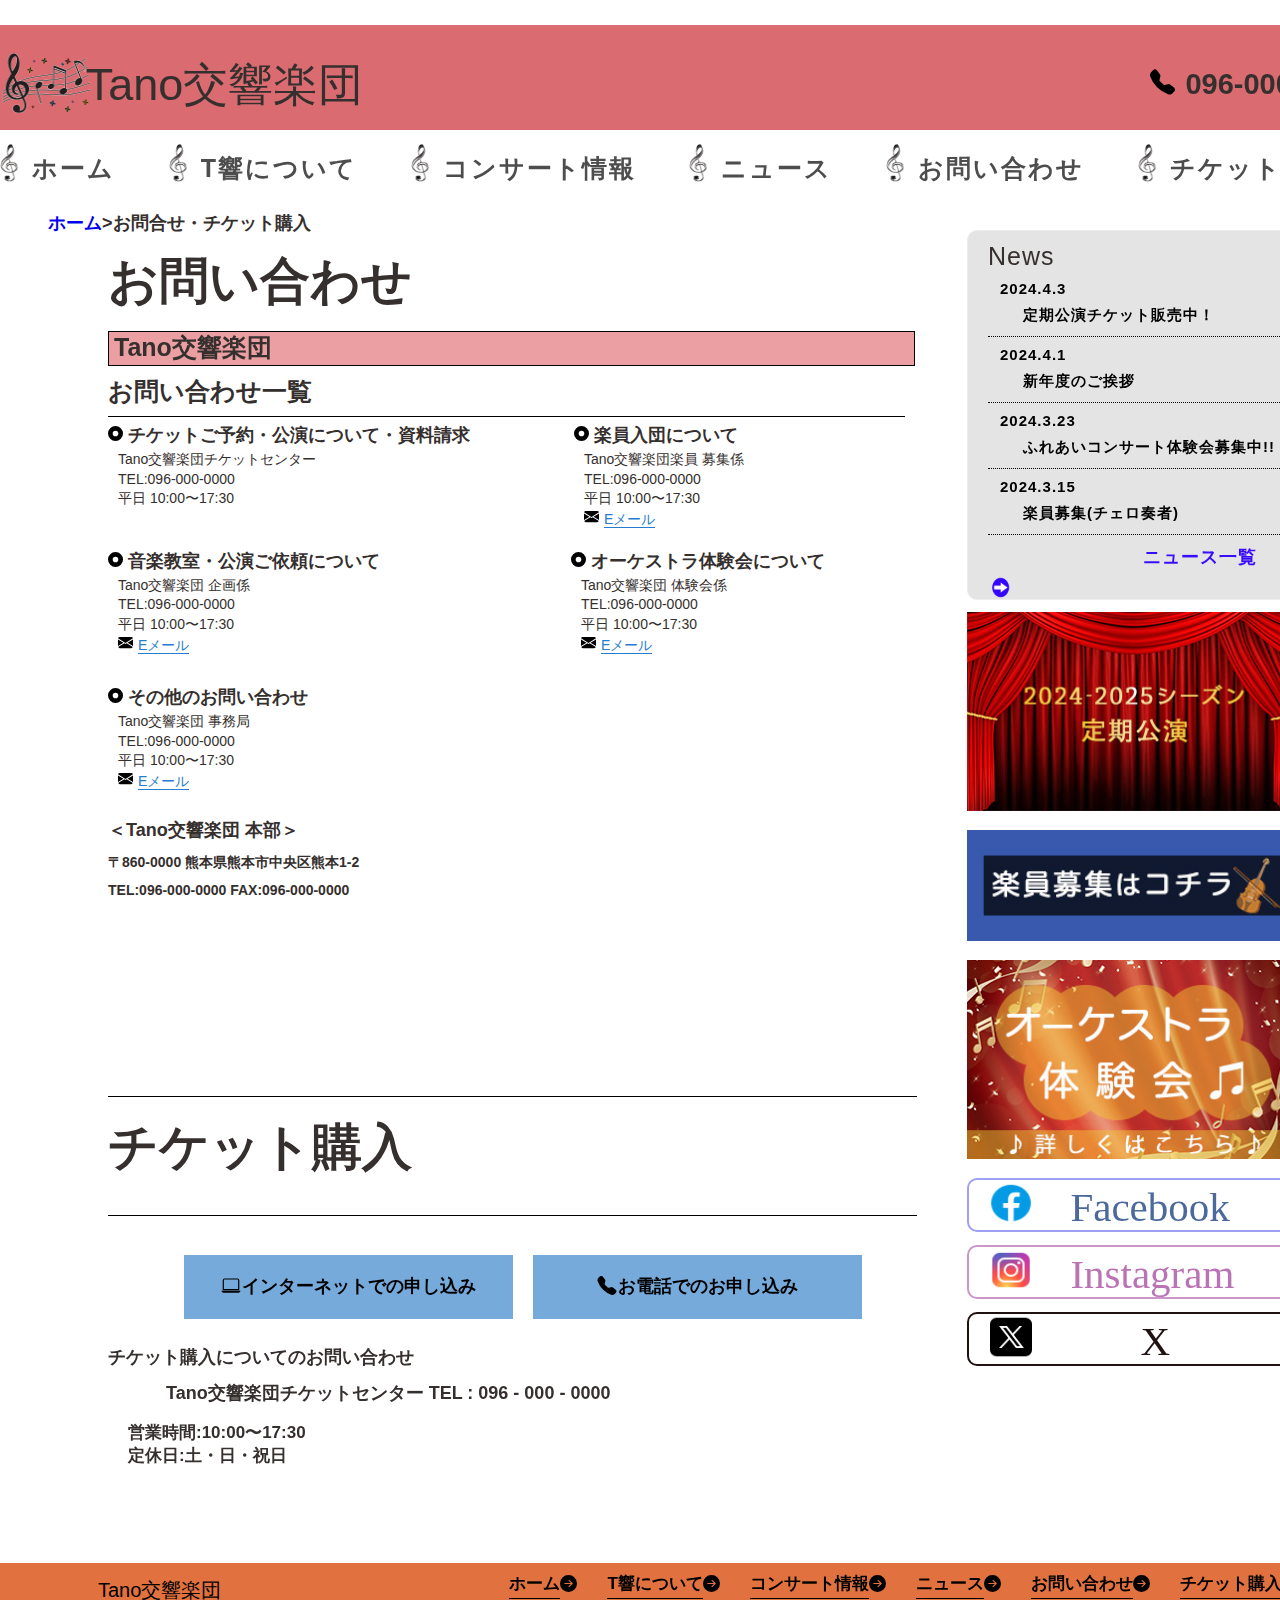
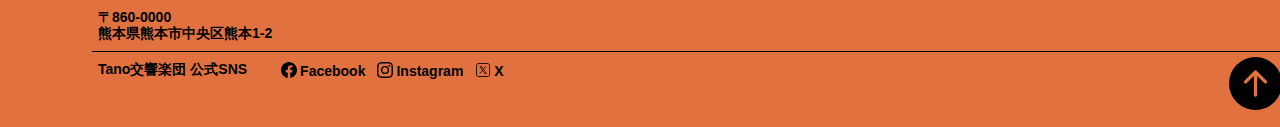
<file: Tano交響楽団(HP)/contact.html>
<!DOCTYPE html>
<html lang="ja">

  <head>
    <meta charset="UTF-8">
    <meta name="viewport" content="width=device-width, initial-scale=1.0">
    <link rel="stylesheet" href="style.css">
    <title>Tano交響楽団</title>
  </head>

  <body>
    <!------------------------------------------ヘッダーここから------------------------------------>
    <header>
      <div class="header-box">
        <div class="top-box">
          <div class="top">
            <div class="top-ikon">
              <h1><img src="img/24800368.png" alt="音符">
                Tano交響楽団</h1>
            </div>
            <p><img src="img/telephone-fill.svg" alt="電話アイコン">096-000-0000</p>
            <div id="nav-toggle" class="sp">
              <div>
                <span></span>
                <span></span>
                <span></span>
              </div>
            </div>
          </div>
        </div>

        <div class="header-list">
          <ul>
            <li><img src="img/356718.png" alt="音符アイコン"><a href="index.html">ホーム</a></li>
            <li><img src="img/356718.png" alt="音符アイコン"><a href="about.html">T響について</a></li>
            <li><img src="img/356718.png" alt="音符アイコン"><a href="infomation.html">コンサート情報</a></li>
            <li><img src="img/356718.png" alt="音符アイコン"><a href="news.html">ニュース</a></li>
            <li><img src="img/356718.png" alt="音符アイコン"><a href="contact.html">お問い合わせ</a></li>
            <li><img src="img/356718.png" alt="音符アイコン"><a href="contact.html#buy-button">チケット購入</a></li>
          </ul>
          <div class="sp">
            <div>
              <a href="#"><img src="img/icon-facebook.png" alt="Facebook"></a>
              <a href="#"><img src="img/icon-Instagram.png" alt="Instagram"></a>
              <a href="#"><img src="img/icon-x.png" alt="X"></a>
            </div>
            <p>お問い合わせ<br><img src="img/telephone-fill.svg" alt="電話アイコン">096-000-0000</p>
          </div>
        </div>
      </div>
    </header>

    <!------------------------------------------メインここから------------------------------------>
    <main id="tkyou-main" ,id="top">
      <section id="center-item">
        <div class="inner">
          <div id="left">
            <div id="site-map"><a href="index.html">ホーム</a>&gt;お問合せ・チケット購入</div>
            <div class="contact">
              <div class="contact-main">
                <h2>お問い合わせ</h2>
                <div>
                  <p>Tano交響楽団</p>
                </div>
                <h3>お問い合わせ一覧</h3>
              </div>

              <div class="contact-top">
                <div class="contact-item1">
                  <h4><img src="img/record-circle-fill.svg" alt="丸アイコン">チケットご予約・公演について・資料請求</h4>
                  <p>Tano交響楽団チケットセンター<br>
                    TEL:096-000-0000<br>
                    平日 10:00〜17:30</p>
                </div>
                <div class="contact-item2">
                  <h4><img src="img/record-circle-fill.svg" alt="丸アイコン">楽員入団について</h4>
                  <p>Tano交響楽団楽員 募集係<br>
                    TEL:096-000-0000<br>
                    平日 10:00〜17:30<br>
                    <img src="img/envelope-fill.svg" alt="メール"><a href="#">Eメール</a>
                  </p>
                </div>
                <div class="contact-item3">
                  <h4><img src="img/record-circle-fill.svg" alt="丸アイコン">音楽教室・公演ご依頼について</h4>
                  <p>Tano交響楽団 企画係<br>
                    TEL:096-000-0000<br>
                    平日 10:00〜17:30<br>
                    <img src="img/envelope-fill.svg" alt="メール"><a href="#">Eメール</a>
                  </p>
                </div>
                <div class="contact-item4">
                  <h4><img src="img/record-circle-fill.svg" alt="丸アイコン">オーケストラ体験会について</h4>
                  <p>Tano交響楽団 体験会係<br>
                    TEL:096-000-0000<br>
                    平日 10:00〜17:30<br>
                    <img src="img/envelope-fill.svg" alt="メール"><a href="#">Eメール</a>
                  </p>
                </div>
                <div class="contact-item5">
                  <h4><img src="img/record-circle-fill.svg" alt="丸アイコン">その他のお問い合わせ</h4>
                  <p>Tano交響楽団 事務局<br>
                    TEL:096-000-0000<br>
                    平日 10:00〜17:30<br>
                    <img src="img/envelope-fill.svg" alt="メール"><a href="#">Eメール</a>
                  </p>
                </div>
              </div>

              <div class="contact-bottom">
                <div class="contact-item">
                  <h4>＜Tano交響楽団 本部＞</h4>
                  <p>〒860-0000 熊本県熊本市中央区熊本1-2<br>
                    TEL:096-000-0000 FAX:096-000-0000</p>
                </div>
                <div class="contact-map"><iframe
                    src="https://www.google.com/maps/embed?pb=!1m18!1m12!1m3!1d3353.6188115714504!2d130.72588487766473!3d32.802365182687254!2m3!1f0!2f0!3f0!3m2!1i1024!2i768!4f13.1!3m3!1m2!1s0x3540f3e5764b87af%3A0xe40c5da77dbd90b4!2z54aK5pys55yM56uL5YqH5aC0!5e0!3m2!1sja!2sjp!4v1715181785551!5m2!1sja!2sjp"
                    width="343" height="260" style="border:0;" allowfullscreen="" loading="lazy"
                    referrerpolicy="no-referrer-when-downgrade"></iframe></div>
              </div>
            </div>
            <div id="ticket-buy">
              <h2>チケット購入</h2>
              <div class="buy-button">
                <div class="pc"><a href="#"><img src="img/laptop.svg" alt="">インターネットでの申し込み</a></div>
                <div class="tel"><a href="#"><img src="img/telephone-fill.svg" alt="">お電話でのお申し込み</a></div>
              </div>
              <h4>チケット購入についてのお問い合わせ</h4>
              <p class="buy-tel">Tano交響楽団チケットセンター TEL : 096 - 000 - 0000</p>
              <p class="buy-time">営業時間:10:00〜17:30<br>
                定休日:土・日・祝日</p>
            </div>
          </div>

          <!-- -----------------------------------------サイドメニューここから--------------------------------------- -->
          <div id="right">
            <!-- -----------------------------------------サイドメニュー(ニュース)ここから--------------------------------------- -->
            <div id="news">
              <h3>News</h3>
              <div class="news-item">
                <a href="#">
                  <p class="day">2024.4.3</p>
                  <p class="news-title">定期公演チケット販売中！</p>
                </a>
              </div>
              <div class="news-item">
                <a href="#">
                  <p class="day">2024.4.1</p>
                  <p class="news-title">新年度のご挨拶</p>
                </a>
              </div>
              <div class="news-item">
                <a href="#">
                  <p class="day">2024.3.23</p>
                  <p class="news-title">ふれあいコンサート体験会募集中!!</p>
                </a>
              </div>
              <div class="news-item">
                <a href="#">
                  <p class="day">2024.3.15</p>
                  <p class="news-title">楽員募集(チェロ奏者)</p>
                </a>
              </div>
              <div class="newslink"><a href="news.html">ニュース一覧</a><img src="img/24173762.png" alt="右矢印"></div>
            </div>
            <!-- -----------------------------------------サイドメニュー(画像)ここから--------------------------------------- -->
            <a href="#"><img src="img/concert.jpg" alt="定期公演"></a>
            <a href="#"><img src="img/boshuu.jpg" alt="楽員募集はコチラ"></a>
            <a href="#"><img src="img/recreation.jpg" alt="オーケストラ体験会"></a>

            <!-- -----------------------------------------サイドメニュー(SNS)ここから--------------------------------------- -->
            <div id="sns">
              <div class="fa">
                <img src="img/icon-facebook.png" alt="Facebook">
                <a href="#">Facebook</a>
              </div>
              <div class="insta">
                <img src="img/icon-Instagram.png" alt="Instagram">
                <a href="#">Instagram</a>
              </div>
              <div class="x">
                <img src="img/icon-x.png" alt="X">
                <a href="#">X</a>
              </div>
            </div>
          </div>
        </div>
      </section>
    </main>


    <!-- -----------------------------------------フッターここから--------------------------------------- -->
    <footer>
      <div class="footer-box">
        <div class="address">
          <div class="ftinner">
            <h3>Tano交響楽団</h3>
            <div>
              <ul class="footer-list">
                <li><a href="index.html">ホーム</a><img src="img/arrow-right.svg" alt="右矢印"></li>
                <li><a href="about.html">T響について</a><img src="img/arrow-right.svg" alt="右矢印"></li>
                <li><a href="infomation.html">コンサート情報</a><img src="img/arrow-right.svg" alt="右矢印"></li>
                <li><a href="news.html">ニュース</a><img src="img/arrow-right.svg" alt="右矢印"></li>
                <li><a href="contact.html">お問い合わせ</a><img src="img/arrow-right.svg" alt="右矢印"></li>
                <li><a href="contact.html#buy-button">チケット購入</a><img src="img/arrow-right.svg" alt="右矢印"></li>
              </ul>
            </div>
          </div>
          <p>〒860-0000<br>
            熊本県熊本市中央区熊本1-2</p>
        </div>
        <div class="footer-sns">
          <p>Tano交響楽団 公式SNS</p>
          <ul>
            <li><img src="img/facebook.svg" alt="Facebook"><a href="#">Facebook</a></li>
            <li><img src="img/instagram.svg" alt="Instagram"><a href="#">Instagram</a></li>
            <li><img class="x" src="img/x.png" alt="X"><a href="#">X</a></li>
          </ul>
          <div class="top-link"><a href="#top"><img src="img/arrow-up-circle-fill.svg" alt="上矢印"></a></div>
        </div>
      </div>
    </footer>

    <script src="./jquery-3.7.1.min.js"></script>
    <script type="text/javascript">
      $(function () {
        $('#nav-toggle').click(function () {
          $('body').toggleClass('open');
        });
      });
    </script>
  </body>

</html>
</file>
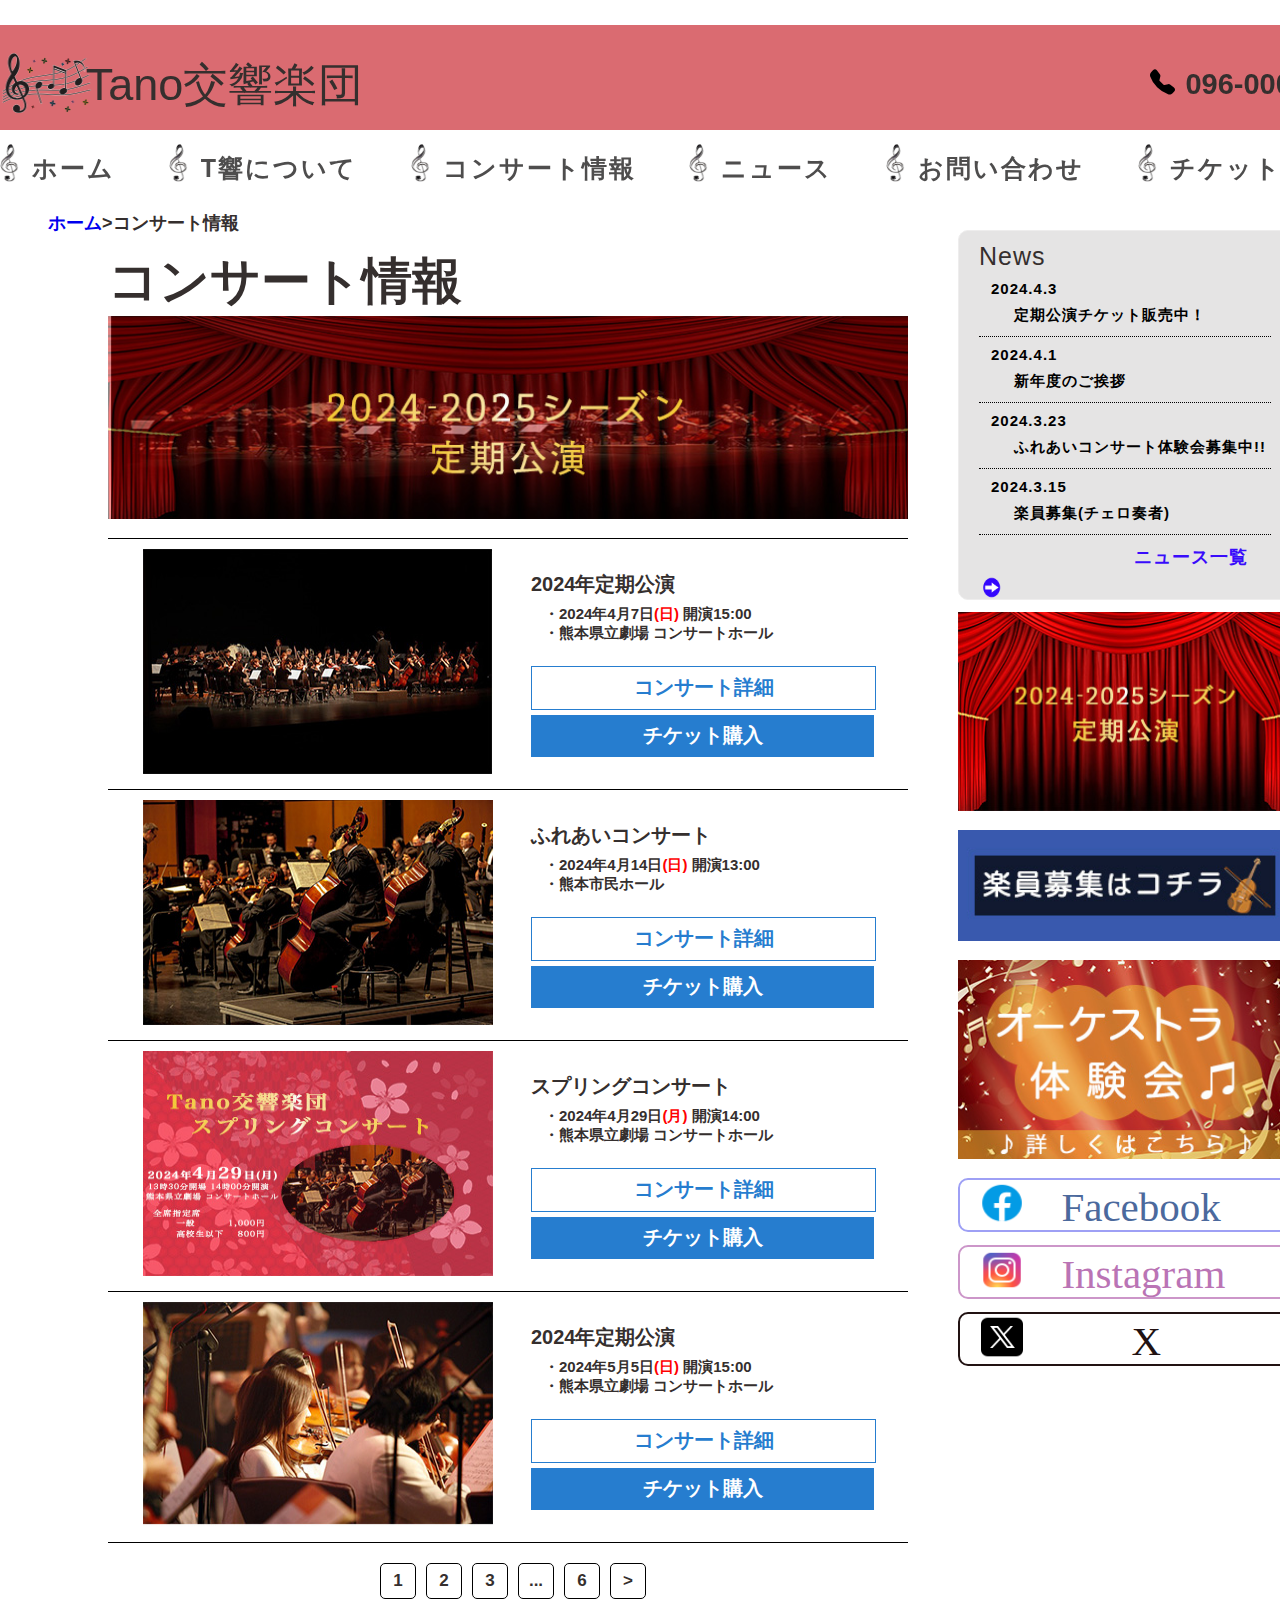
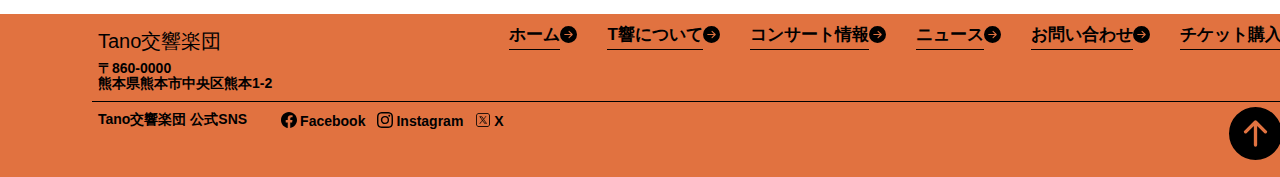
<file: Tano交響楽団(HP)/infomation.html>
<!DOCTYPE html>
<html lang="ja">

  <head>
    <meta charset="UTF-8">
    <meta name="viewport" content="width=device-width, initial-scale=1.0">
    <link rel="stylesheet" href="style.css">
    <title>Tano交響楽団</title>
  </head>

  <body>

    <!------------------------------------------ヘッダーここから------------------------------------>
    <header>
      <div class="header-box">
        <div class="top-box">
          <div class="top">
            <div class="top-ikon">
              <h1><img src="img/24800368.png" alt="音符">
                Tano交響楽団</h1>
            </div>
            <p><img src="img/telephone-fill.svg" alt="電話アイコン">096-000-0000</p>
            <div id="nav-toggle" class="sp">
              <div>
                <span></span>
                <span></span>
                <span></span>
              </div>
            </div>
          </div>
        </div>

        <div class="header-list">
          <ul>
            <li><img src="img/356718.png" alt="音符アイコン"><a href="index.html">ホーム</a></li>
            <li><img src="img/356718.png" alt="音符アイコン"><a href="about.html">T響について</a></li>
            <li><img src="img/356718.png" alt="音符アイコン"><a href="infomation.html">コンサート情報</a></li>
            <li><img src="img/356718.png" alt="音符アイコン"><a href="news.html">ニュース</a></li>
            <li><img src="img/356718.png" alt="音符アイコン"><a href="contact.html">お問い合わせ</a></li>
            <li><img src="img/356718.png" alt="音符アイコン"><a href="contact.html#buy-button">チケット購入</a></li>
          </ul>
          <div class="sp">
            <div>
              <a href="#"><img src="img/icon-facebook.png" alt="Facebook"></a>
              <a href="#"><img src="img/icon-Instagram.png" alt="Instagram"></a>
              <a href="#"><img src="img/icon-x.png" alt="X"></a>
            </div>
            <p>お問い合わせ<br><img src="img/telephone-fill.svg" alt="電話アイコン">096-000-0000</p>
          </div>
        </div>
      </div>
    </header>
    <!------------------------------------------メインここから----------------------------------  -->
    <main id="tkyou-main" ,id="top">
      <section id="center-item">
        <div class="inner">
          <div id="left">
            <div id="site-map"><a href="index.html">ホーム</a>&gt;コンサート情報</div>
            <div class="infomation">
              <div class="info-top">
                <h2>コンサート情報</h2>
                <img src="img/infomation-main.jpg" alt="2024-2025シーズン定期公演">
              </div>

              <div class="infomation-box">
                <div><img src="img/concert１.jpg" alt="2024年定期公演"></div>
                <div class="info-about">
                  <h3>2024年定期公演</h3>
                  <ul>
                    <li>・2024年4月7日<span>(日)</span> 開演15:00</li>
                    <li>・熊本県立劇場 コンサートホール</li>
                  </ul>
                  <p class="shousai"><a href="#">コンサート詳細</a></p>
                  <p class="info-ticket"><a href="#">チケット購入</a></p>
                </div>
              </div>

              <div class="infomation-box">
                <div><img src="img/concert2.jpg" alt="ふれあいコンサート"></div>
                <div class="info-about">
                  <h3>ふれあいコンサート</h3>
                  <ul>
                    <li>・2024年4月14日<span>(日)</span> 開演13:00</li>
                    <li>・熊本市民ホール</li>
                  </ul>
                  <p class="shousai"><a href="#">コンサート詳細</a></p>
                  <p class="info-ticket"><a href="#">チケット購入</a></p>
                </div>
              </div>

              <div class="infomation-box">
                <div><img src="img/concert4.jpg" alt="スプリングコンサート"></div>
                <div class="info-about">
                  <h3>スプリングコンサート</h3>
                  <ul>
                    <li>・2024年4月29日<span>(月)</span> 開演14:00</li>
                    <li>・熊本県立劇場 コンサートホール</li>
                  </ul>
                  <p class="shousai"><a href="#">コンサート詳細</a></p>
                  <p class="info-ticket"><a href="#">チケット購入</a></p>
                </div>
              </div>

              <div class="infomation-box">
                <div><img src="img/concert3.jpg" alt="2024年定期公演"></div>
                <div class="info-about">
                  <h3>2024年定期公演</h3>
                  <ul>
                    <li>・2024年5月5日<span>(日)</span> 開演15:00</li>
                    <li>・熊本県立劇場 コンサートホール</li>
                  </ul>
                  <p class="shousai"><a href="#">コンサート詳細</a></p>
                  <p class="info-ticket"><a href="#">チケット購入</a></p>
                </div>
              </div>
              <div class="page-link">
                <ul>
                  <li><a href="#">1</a></li>
                  <li><a href="#">2</a></li>
                  <li><a href="#">3</a></li>
                  <li><a href="#">...</a></li>
                  <li><a href="#">6</a></li>
                  <li><a href="#">&gt;</a></li>
                </ul>
              </div>
            </div>
          </div>

          <!-- -----------------------------------------サイドメニューここから--------------------------------------- -->
          <div id="right">
            <!-- -----------------------------------------サイドメニュー(ニュース)ここから--------------------------------------- -->
            <div id="news">
              <h3>News</h3>
              <div class="news-item">
                <a href="#">
                  <p class="day">2024.4.3</p>
                  <p class="news-title">定期公演チケット販売中！</p>
                </a>
              </div>
              <div class="news-item">
                <a href="#">
                  <p class="day">2024.4.1</p>
                  <p class="news-title">新年度のご挨拶</p>
                </a>
              </div>
              <div class="news-item">
                <a href="#">
                  <p class="day">2024.3.23</p>
                  <p class="news-title">ふれあいコンサート体験会募集中!!</p>
                </a>
              </div>
              <div class="news-item">
                <a href="#">
                  <p class="day">2024.3.15</p>
                  <p class="news-title">楽員募集(チェロ奏者)</p>
                </a>
              </div>
              <div class="newslink"><a href="news.html">ニュース一覧</a><img src="img/24173762.png" alt="右矢印"></div>
            </div>
            <!-- -----------------------------------------サイドメニュー(画像)ここから--------------------------------------- -->
            <a href="#"><img src="img/concert.jpg" alt="定期公演"></a>
            <a href="#"><img src="img/boshuu.jpg" alt="楽員募集はコチラ"></a>
            <a href="#"><img src="img/recreation.jpg" alt="オーケストラ体験会"></a>

            <!-- -----------------------------------------サイドメニュー(SNS)ここから--------------------------------------- -->
            <div id="sns">
              <div class="fa">
                <img src="img/icon-facebook.png" alt="Facebook">
                <a href="#">Facebook</a>
              </div>
              <div class="insta">
                <img src="img/icon-Instagram.png" alt="Instagram">
                <a href="#">Instagram</a>
              </div>
              <div class="x">
                <img src="img/icon-x.png" alt="X">
                <a href="#">X</a>
              </div>
            </div>
          </div>
        </div>
      </section>
    </main>


    <!-- -----------------------------------------フッターここから--------------------------------------- -->
    <footer>
      <div class="footer-box">
        <div class="address">
          <div class="ftinner">
            <h3>Tano交響楽団</h3>
            <div>
              <ul class="footer-list">
                <li><a href="index.html">ホーム</a><img src="img/arrow-right.svg" alt="右矢印"></li>
                <li><a href="about.html">T響について</a><img src="img/arrow-right.svg" alt="右矢印"></li>
                <li><a href="infomation.html">コンサート情報</a><img src="img/arrow-right.svg" alt="右矢印"></li>
                <li><a href="news.html">ニュース</a><img src="img/arrow-right.svg" alt="右矢印"></li>
                <li><a href="contact.html">お問い合わせ</a><img src="img/arrow-right.svg" alt="右矢印"></li>
                <li><a href="contact.html#buy-button">チケット購入</a><img src="img/arrow-right.svg" alt="右矢印"></li>
              </ul>
            </div>
          </div>
          <p>〒860-0000<br>
            熊本県熊本市中央区熊本1-2</p>
        </div>
        <div class="footer-sns">
          <p>Tano交響楽団 公式SNS</p>
          <ul>
            <li><img src="img/facebook.svg" alt="Facebook"><a href="#">Facebook</a></li>
            <li><img src="img/instagram.svg" alt="Instagram"><a href="#">Instagram</a></li>
            <li><img class="x" src="img/x.png" alt="X"><a href="#">X</a></li>
          </ul>
          <div class="top-link"><a href="#top"><img src="img/arrow-up-circle-fill.svg" alt="上矢印"></a></div>
        </div>
      </div>
    </footer>

    <script src="./jquery-3.7.1.min.js"></script>
    <script type="text/javascript">
      $(function () {
        $('#nav-toggle').click(function () {
          $('body').toggleClass('open');
        });
      });
    </script>
  </body>

</html>
</file>
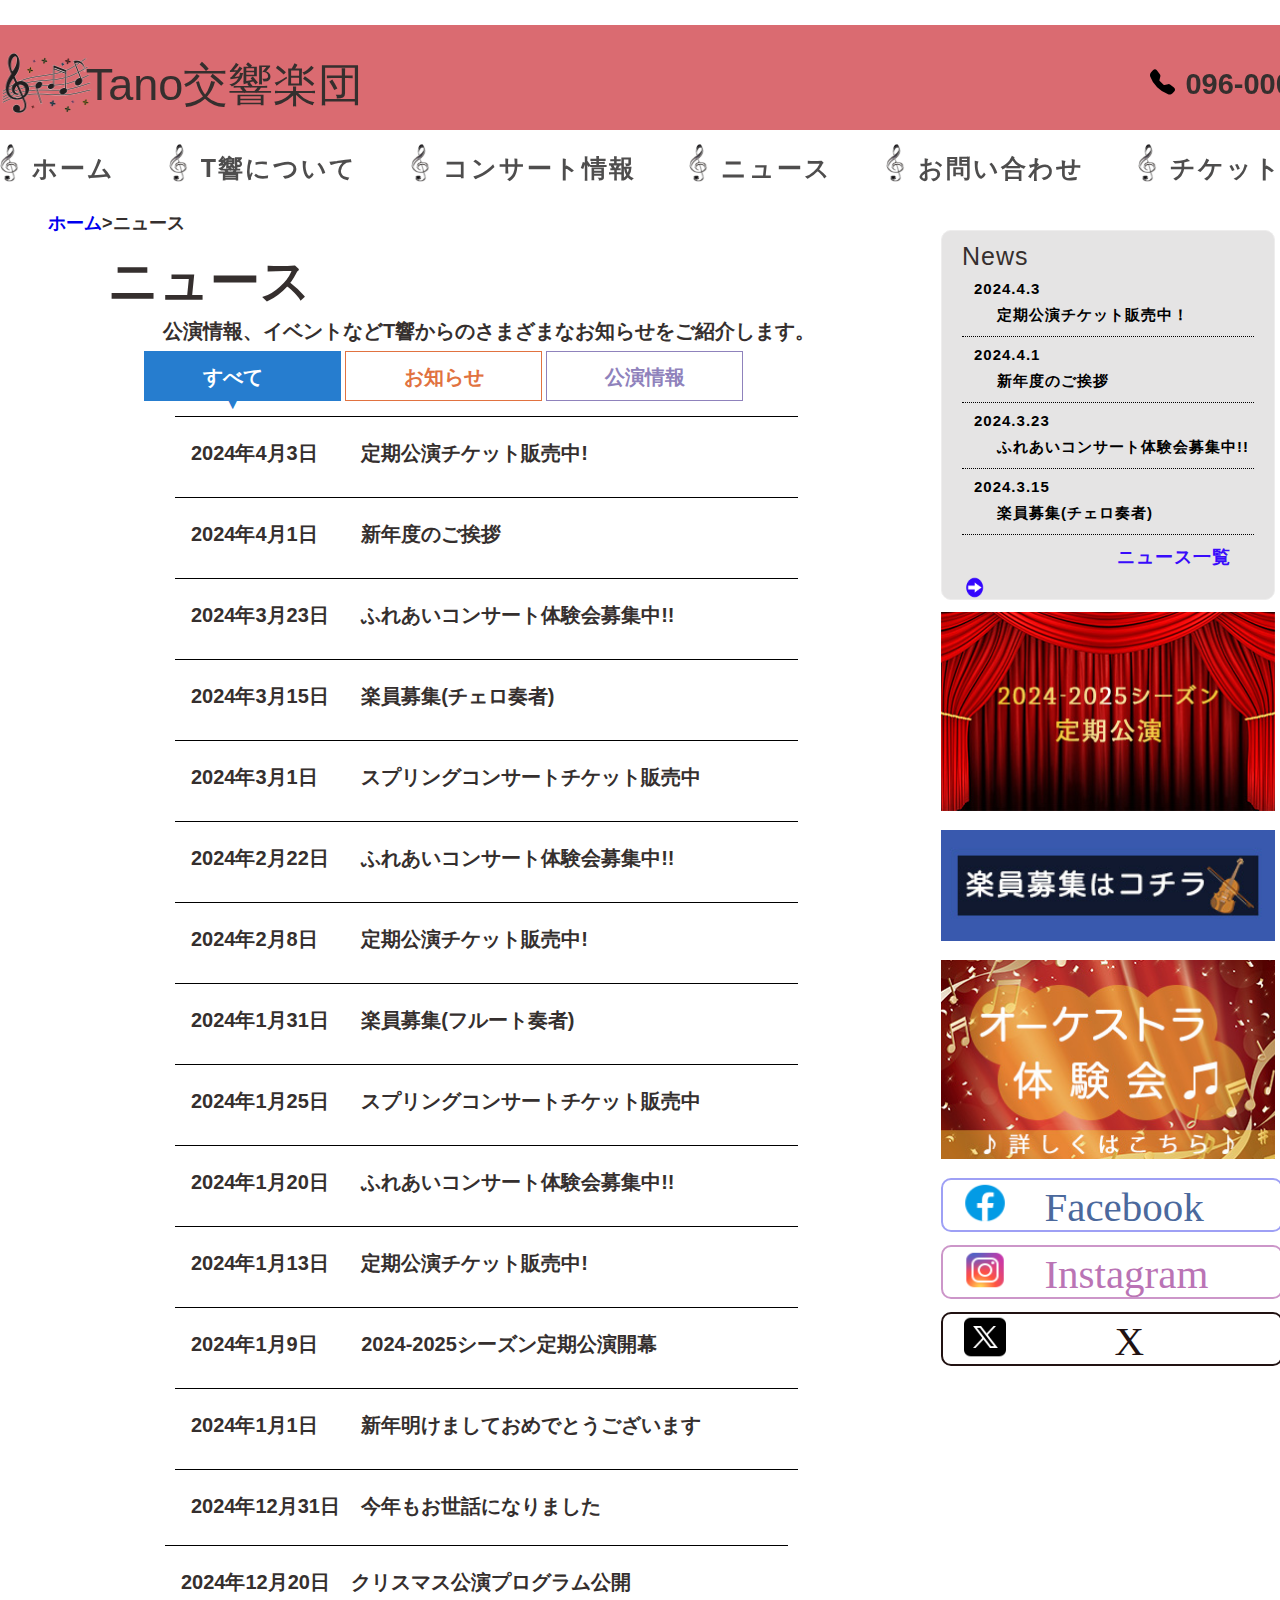
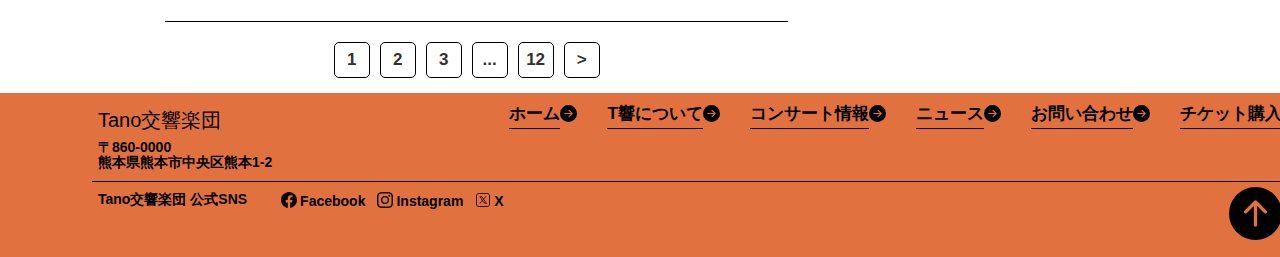
<file: Tano交響楽団(HP)/news.html>
<!DOCTYPE html>
<html lang="ja">

  <head>
    <meta charset="UTF-8">
    <meta name="viewport" content="width=device-width, initial-scale=1.0">
    <link rel="stylesheet" href="style.css">
    <title>Tano交響楽団</title>
  </head>

  <body>
    <!------------------------------------------ヘッダーここから------------------------------------>
    <header>
      <div class="header-box">
        <div class="top-box">
          <div class="top">
            <div class="top-ikon">
              <h1><img src="img/24800368.png" alt="音符">
                Tano交響楽団</h1>
            </div>
            <p><img src="img/telephone-fill.svg" alt="電話アイコン">096-000-0000</p>
            <div id="nav-toggle" class="sp">
              <div>
                <span></span>
                <span></span>
                <span></span>
              </div>
            </div>
          </div>
        </div>

        <div class="header-list">
          <ul>
            <li><img src="img/356718.png" alt="音符アイコン"><a href="index.html">ホーム</a></li>
            <li><img src="img/356718.png" alt="音符アイコン"><a href="about.html">T響について</a></li>
            <li><img src="img/356718.png" alt="音符アイコン"><a href="infomation.html">コンサート情報</a></li>
            <li><img src="img/356718.png" alt="音符アイコン"><a href="news.html">ニュース</a></li>
            <li><img src="img/356718.png" alt="音符アイコン"><a href="contact.html">お問い合わせ</a></li>
            <li><img src="img/356718.png" alt="音符アイコン"><a href="contact.html#buy-button">チケット購入</a></li>
          </ul>
          <div class="sp">
            <div>
              <a href="#"><img src="img/icon-facebook.png" alt="Facebook"></a>
              <a href="#"><img src="img/icon-Instagram.png" alt="Instagram"></a>
              <a href="#"><img src="img/icon-x.png" alt="X"></a>
            </div>
            <p>お問い合わせ<br><img src="img/telephone-fill.svg" alt="電話アイコン">096-000-0000</p>
          </div>
        </div>
      </div>
    </header>

    <!------------------------------------------メインここから------------------------------------>
    <main id="tkyou-main" ,id="top">
      <section id="center-item">
        <div class="inner">
          <div id="left">
            <div id="site-map"><a href="index.html">ホーム</a>&gt;ニュース</div>
            <div class="news">
              <div class="news-top">
                <h2>ニュース</h2>
                <p>公演情報、イベントなどT響からのさまざまなお知らせをご紹介します。</p>
              </div>

              <div class="news-contents">
                <div class="news-all">
                  <div class="news1"><a href="news.html">すべて</a></div>
                  <div class="news2"><a href="news2.html">お知らせ</a></div>
                  <div class="news3"><a href="news3.html">公演情報</a></div>
                </div>
                <a href="#">
                  <div class="news-box">
                    <p class="news-days">2024年4月3日</p>
                    <p class="news-list">定期公演チケット販売中!</p>
                  </div>
                </a>
                <a href="#">
                  <div class="news-box">
                    <p class="news-days">2024年4月1日</p>
                    <p class="news-list">新年度のご挨拶</p>
                  </div>
                </a>
                <a href="#">
                  <div class="news-box">
                    <p class="news-days">2024年3月23日</p>
                    <p class="news-list">ふれあいコンサート体験会募集中!!</p>
                  </div>
                </a>
                <a href="#">
                  <div class="news-box">
                    <p class="news-days">2024年3月15日</p>
                    <p class="news-list">楽員募集(チェロ奏者)</p>
                  </div>
                </a>
                <a href="#">
                  <div class="news-box">
                    <p class="news-days">2024年3月1日</p>
                    <p class="news-list">スプリングコンサートチケット販売中</p>
                  </div>
                </a>
                <a href="#">
                  <div class="news-box">
                    <p class="news-days">2024年2月22日</p>
                    <p class="news-list">ふれあいコンサート体験会募集中!!</p>
                  </div>
                </a>
                <a href="#">
                  <div class="news-box">
                    <p class="news-days">2024年2月8日</p>
                    <p class="news-list">定期公演チケット販売中!</p>
                  </div>
                </a>
                <a href="#">
                  <div class="news-box">
                    <p class="news-days">2024年1月31日</p>
                    <p class="news-list">楽員募集(フルート奏者)</p>
                  </div>
                </a>
                <a href="#">
                  <div class="news-box">
                    <p class="news-days">2024年1月25日</p>
                    <p class="news-list">スプリングコンサートチケット販売中</p>
                  </div>
                </a>
                <a href="#">
                  <div class="news-box">
                    <p class="news-days">2024年1月20日</p>
                    <p class="news-list">ふれあいコンサート体験会募集中!!</p>
                  </div>
                </a>
                <a href="#">
                  <div class="news-box">
                    <p class="news-days">2024年1月13日</p>
                    <p class="news-list">定期公演チケット販売中!</p>
                  </div>
                </a>
                <a href="#">
                  <div class="news-box">
                    <p class="news-days">2024年1月9日</p>
                    <p class="news-list">2024-2025シーズン定期公演開幕</p>
                  </div>
                </a>
                <a href="#">
                  <div class="news-box">
                    <p class="news-days">2024年1月1日</p>
                    <p class="news-list">新年明けましておめでとうございます</p>
                  </div>
                </a>
                <a href="#">
                  <div class="news-box">
                    <p class="news-days">2024年12月31日</p>
                    <p class="news-list">今年もお世話になりました</p>
                  </div>
                </a>
                <a href="#">
                  <div class="news-box-last">
                    <p class="news-days">2024年12月20日</p>
                    <p class="news-list">クリスマス公演プログラム公開</p>
                  </div>
                </a>
              </div>

              <div class="page-link">
                <ul>
                  <li><a href="#">1</a></li>
                  <li><a href="#">2</a></li>
                  <li><a href="#">3</a></li>
                  <li><a href="#">...</a></li>
                  <li><a href="#">12</a></li>
                  <li><a href="#">&gt;</a></li>
                </ul>
              </div>
            </div>

          </div>

          <!-- -----------------------------------------サイドメニューここから--------------------------------------- -->
          <div id="right">
            <!-- -----------------------------------------サイドメニュー(ニュース)ここから--------------------------------------- -->
            <div id="news">
              <h3>News</h3>
              <div class="news-item">
                <a href="#">
                  <p class="day">2024.4.3</p>
                  <p class="news-title">定期公演チケット販売中！</p>
                </a>
              </div>
              <div class="news-item">
                <a href="#">
                  <p class="day">2024.4.1</p>
                  <p class="news-title">新年度のご挨拶</p>
                </a>
              </div>
              <div class="news-item">
                <a href="#">
                  <p class="day">2024.3.23</p>
                  <p class="news-title">ふれあいコンサート体験会募集中!!</p>
                </a>
              </div>
              <div class="news-item">
                <a href="#">
                  <p class="day">2024.3.15</p>
                  <p class="news-title">楽員募集(チェロ奏者)</p>
                </a>
              </div>
              <div class="newslink"><a href="news.html">ニュース一覧</a><img src="img/24173762.png" alt="右矢印"></div>
            </div>
            <!-- -----------------------------------------サイドメニュー(画像)ここから--------------------------------------- -->
            <a href="#"><img src="img/concert.jpg" alt="定期公演"></a>
            <a href="#"><img src="img/boshuu.jpg" alt="楽員募集はコチラ"></a>
            <a href="#"><img src="img/recreation.jpg" alt="オーケストラ体験会"></a>

            <!-- -----------------------------------------サイドメニュー(SNS)ここから--------------------------------------- -->
            <div id="sns">
              <div class="fa">
                <img src="img/icon-facebook.png" alt="Facebook">
                <a href="#">Facebook</a>
              </div>
              <div class="insta">
                <img src="img/icon-Instagram.png" alt="Instagram">
                <a href="#">Instagram</a>
              </div>
              <div class="x">
                <img src="img/icon-x.png" alt="X">
                <a href="#">X</a>
              </div>
            </div>
          </div>
        </div>
      </section>
    </main>

      <!-- -----------------------------------------フッターここから--------------------------------------- -->
      <footer>
        <div class="footer-box">
        <div class="address">
          <div class="ftinner">
            <h3>Tano交響楽団</h3>
            <div>
              <ul class="footer-list">
                <li><a href="index.html">ホーム</a><img src="img/arrow-right.svg" alt="右矢印"></li>
                <li><a href="about.html">T響について</a><img src="img/arrow-right.svg" alt="右矢印"></li>
                <li><a href="infomation.html">コンサート情報</a><img src="img/arrow-right.svg" alt="右矢印"></li>
                <li><a href="news.html">ニュース</a><img src="img/arrow-right.svg" alt="右矢印"></li>
                <li><a href="contact.html">お問い合わせ</a><img src="img/arrow-right.svg" alt="右矢印"></li>
                <li><a href="contact.html#buy-button">チケット購入</a><img src="img/arrow-right.svg" alt="右矢印"></li>
              </ul>
            </div>
          </div>
          <p>〒860-0000<br>
            熊本県熊本市中央区熊本1-2</p>
        </div>
        <div class="footer-sns">
          <p>Tano交響楽団 公式SNS</p>
          <ul>
            <li><img src="img/facebook.svg" alt="Facebook"><a href="#">Facebook</a></li>
            <li><img src="img/instagram.svg" alt="Instagram"><a href="#">Instagram</a></li>
            <li><img class="x" src="img/x.png" alt="X"><a href="#">X</a></li>
          </ul>
          <div class="top-link"><a href="#top"><img src="img/arrow-up-circle-fill.svg" alt="上矢印"></a></div>
        </div>
      </div>
      </footer>
    <script src="./jquery-3.7.1.min.js"></script>
    <script type="text/javascript">
      $(function () {
        $('#nav-toggle').click(function () {
          $('body').toggleClass('open');
        });
      });
    </script>
  </body>

</html>
</file>
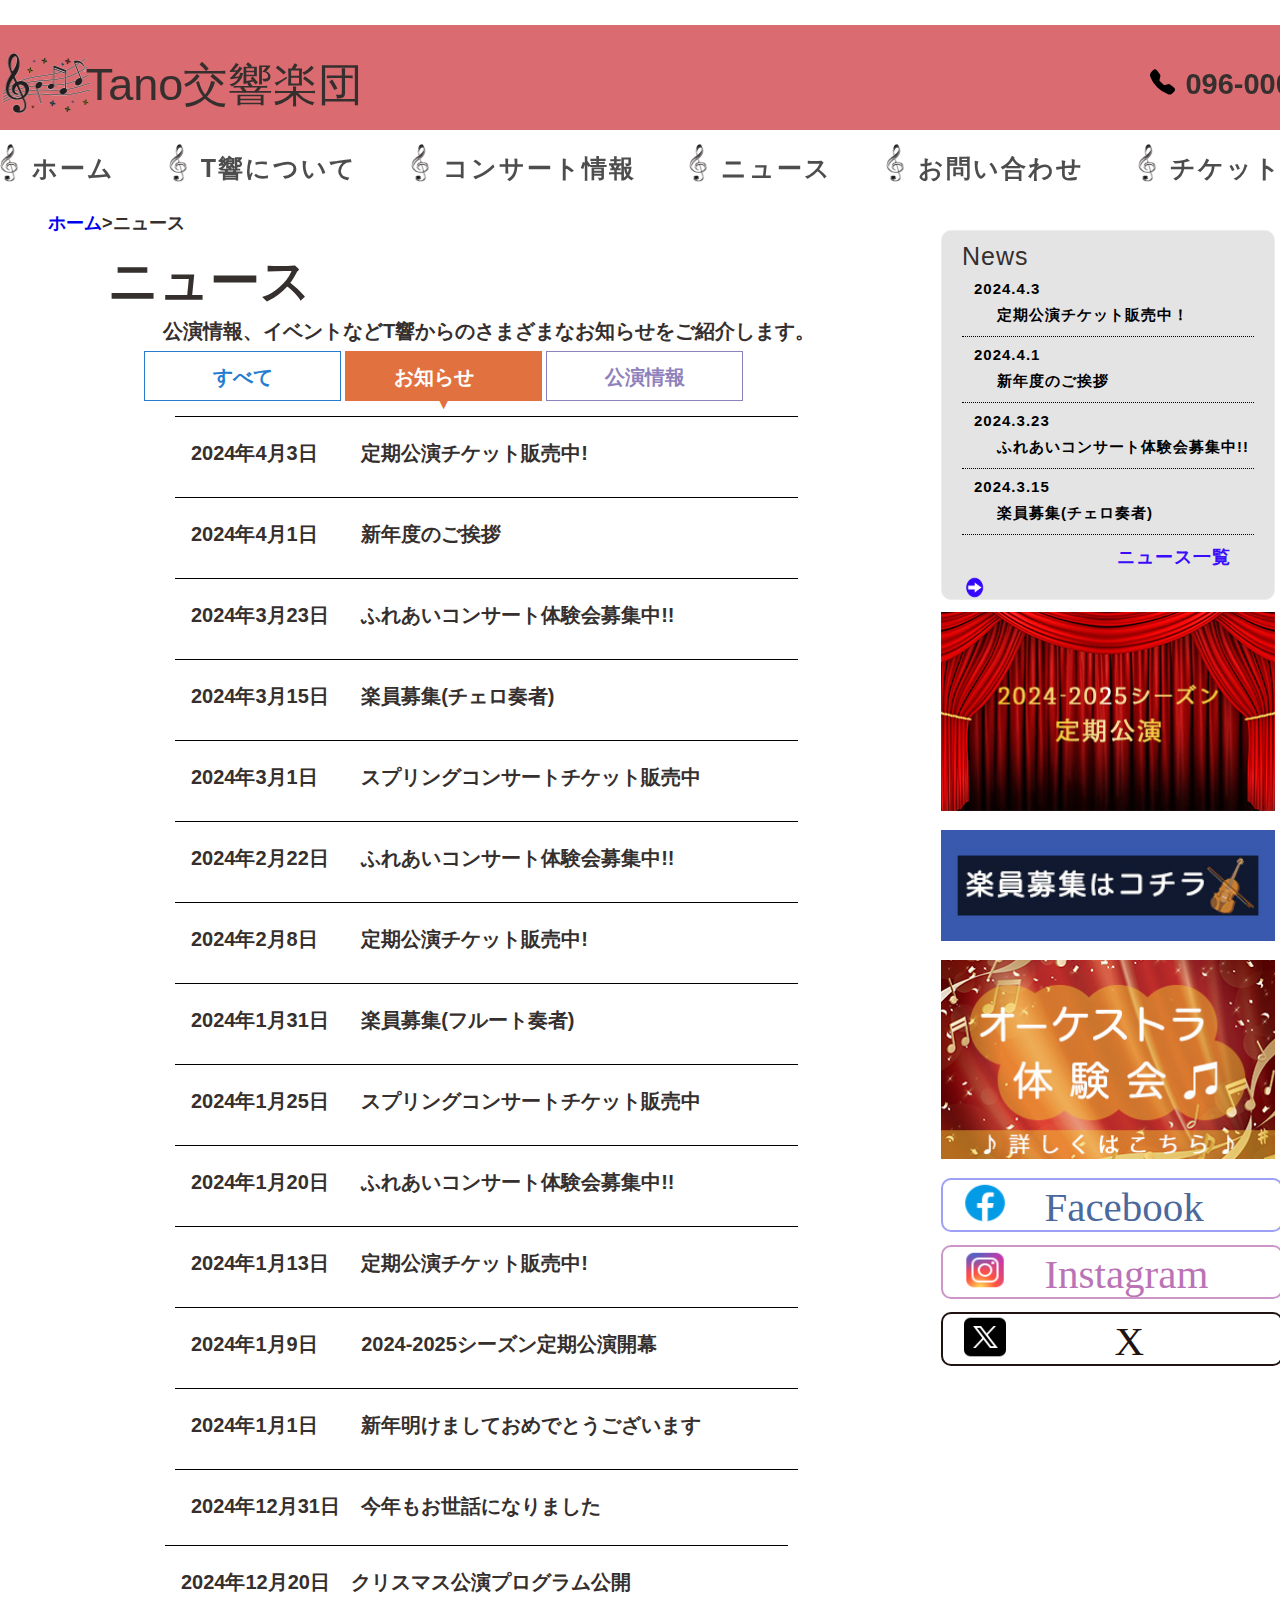
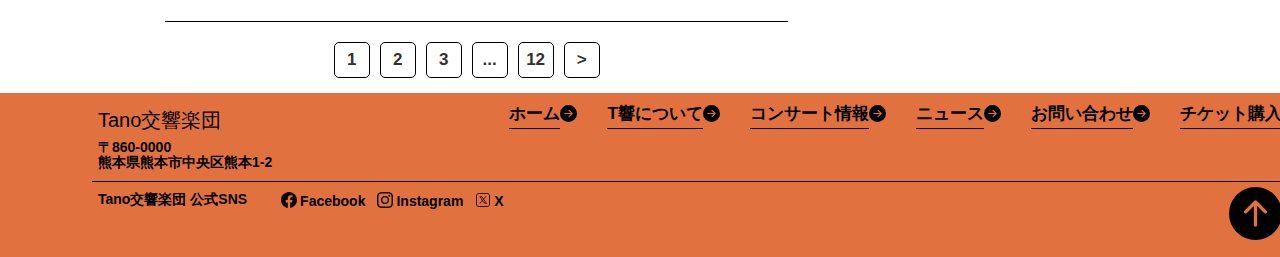
<file: Tano交響楽団(HP)/news2.html>
<!DOCTYPE html>
<html lang="ja">

  <head>
    <meta charset="UTF-8">
    <meta name="viewport" content="width=device-width, initial-scale=1.0">
    <link rel="stylesheet" href="style.css">
    <title>Tano交響楽団</title>
  </head>

  <body>
    <!------------------------------------------ヘッダーここから------------------------------------>
    <header>
      <div class="header-box">
        <div class="top-box">
          <div class="top">
            <div class="top-ikon">
              <h1><img src="img/24800368.png" alt="音符">
                Tano交響楽団</h1>
            </div>
            <p><img src="img/telephone-fill.svg" alt="電話アイコン">096-000-0000</p>
            <div id="nav-toggle" class="sp">
              <div>
                <span></span>
                <span></span>
                <span></span>
              </div>
            </div>
          </div>
        </div>

        <div class="header-list">
          <ul>
            <li><img src="img/356718.png" alt="音符アイコン"><a href="index.html">ホーム</a></li>
            <li><img src="img/356718.png" alt="音符アイコン"><a href="about.html">T響について</a></li>
            <li><img src="img/356718.png" alt="音符アイコン"><a href="infomation.html">コンサート情報</a></li>
            <li><img src="img/356718.png" alt="音符アイコン"><a href="news.html">ニュース</a></li>
            <li><img src="img/356718.png" alt="音符アイコン"><a href="contact.html">お問い合わせ</a></li>
            <li><img src="img/356718.png" alt="音符アイコン"><a href="contact.html#buy-button">チケット購入</a></li>
          </ul>
          <div class="sp">
            <div>
              <a href="#"><img src="img/icon-facebook.png" alt="Facebook"></a>
              <a href="#"><img src="img/icon-Instagram.png" alt="Instagram"></a>
              <a href="#"><img src="img/icon-x.png" alt="X"></a>
            </div>
            <p>お問い合わせ<br><img src="img/telephone-fill.svg" alt="電話アイコン">096-000-0000</p>
          </div>
        </div>
      </div>
    </header>

    <!------------------------------------------メインここから------------------------------------>
    <main id="tkyou-main" ,id="top">
      <section id="center-item">
        <div class="inner">
          <div id="left">
            <div id="site-map"><a href="index.html">ホーム</a>&gt;ニュース</div>
            <div class="news">
              <div class="news-top">
                <h2>ニュース</h2>
                <p>公演情報、イベントなどT響からのさまざまなお知らせをご紹介します。</p>
              </div>

              <div class="news-contents">
                <div class="news-notice">
                  <div class="news1"><a href="news.html">すべて</a></div>
                  <div class="news2"><a href="news2.html">お知らせ</a></div>
                  <div class="news3"><a href="news3.html">公演情報</a></div>
                </div>
                <a href="#">
                  <div class="news-box">
                    <p class="news-days">2024年4月3日</p>
                    <p class="news-list">定期公演チケット販売中!</p>
                  </div>
                </a>
                <a href="#">
                  <div class="news-box">
                    <p class="news-days">2024年4月1日</p>
                    <p class="news-list">新年度のご挨拶</p>
                  </div>
                </a>
                <a href="#">
                  <div class="news-box">
                    <p class="news-days">2024年3月23日</p>
                    <p class="news-list">ふれあいコンサート体験会募集中!!</p>
                  </div>
                </a>
                <a href="#">
                  <div class="news-box">
                    <p class="news-days">2024年3月15日</p>
                    <p class="news-list">楽員募集(チェロ奏者)</p>
                  </div>
                </a>
                <a href="#">
                  <div class="news-box">
                    <p class="news-days">2024年3月1日</p>
                    <p class="news-list">スプリングコンサートチケット販売中</p>
                  </div>
                </a>
                <a href="#">
                  <div class="news-box">
                    <p class="news-days">2024年2月22日</p>
                    <p class="news-list">ふれあいコンサート体験会募集中!!</p>
                  </div>
                </a>
                <a href="#">
                  <div class="news-box">
                    <p class="news-days">2024年2月8日</p>
                    <p class="news-list">定期公演チケット販売中!</p>
                  </div>
                </a>
                <a href="#">
                  <div class="news-box">
                    <p class="news-days">2024年1月31日</p>
                    <p class="news-list">楽員募集(フルート奏者)</p>
                  </div>
                </a>
                <a href="#">
                  <div class="news-box">
                    <p class="news-days">2024年1月25日</p>
                    <p class="news-list">スプリングコンサートチケット販売中</p>
                  </div>
                </a>
                <a href="#">
                  <div class="news-box">
                    <p class="news-days">2024年1月20日</p>
                    <p class="news-list">ふれあいコンサート体験会募集中!!</p>
                  </div>
                </a>
                <a href="#">
                  <div class="news-box">
                    <p class="news-days">2024年1月13日</p>
                    <p class="news-list">定期公演チケット販売中!</p>
                  </div>
                </a>
                <a href="#">
                  <div class="news-box">
                    <p class="news-days">2024年1月9日</p>
                    <p class="news-list">2024-2025シーズン定期公演開幕</p>
                  </div>
                </a>
                <a href="#">
                  <div class="news-box">
                    <p class="news-days">2024年1月1日</p>
                    <p class="news-list">新年明けましておめでとうございます</p>
                  </div>
                </a>
                <a href="#">
                  <div class="news-box">
                    <p class="news-days">2024年12月31日</p>
                    <p class="news-list">今年もお世話になりました</p>
                  </div>
                </a>
                <a href="#">
                  <div class="news-box-last">
                    <p class="news-days">2024年12月20日</p>
                    <p class="news-list">クリスマス公演プログラム公開</p>
                  </div>
                </a>
              </div>

              <div class="page-link">
                <ul>
                  <li><a href="#">1</a></li>
                  <li><a href="#">2</a></li>
                  <li><a href="#">3</a></li>
                  <li><a href="#">...</a></li>
                  <li><a href="#">12</a></li>
                  <li><a href="#">&gt;</a></li>
                </ul>
              </div>
            </div>


          </div>

          <!-- -----------------------------------------サイドメニューここから--------------------------------------- -->
          <div id="right">
            <!-- -----------------------------------------サイドメニュー(ニュース)ここから--------------------------------------- -->
            <div id="news">
              <h3>News</h3>
              <div class="news-item">
                <a href="#">
                  <p class="day">2024.4.3</p>
                  <p class="news-title">定期公演チケット販売中！</p>
                </a>
              </div>
              <div class="news-item">
                <a href="#">
                  <p class="day">2024.4.1</p>
                  <p class="news-title">新年度のご挨拶</p>
                </a>
              </div>
              <div class="news-item">
                <a href="#">
                  <p class="day">2024.3.23</p>
                  <p class="news-title">ふれあいコンサート体験会募集中!!</p>
                </a>
              </div>
              <div class="news-item">
                <a href="#">
                  <p class="day">2024.3.15</p>
                  <p class="news-title">楽員募集(チェロ奏者)</p>
                </a>
              </div>
              <div class="newslink"><a href="news.html">ニュース一覧</a><img src="img/24173762.png" alt="右矢印"></div>
            </div>
            <!-- -----------------------------------------サイドメニュー(画像)ここから--------------------------------------- -->
            <a href="#"><img src="img/concert.jpg" alt="定期公演"></a>
            <a href="#"><img src="img/boshuu.jpg" alt="楽員募集はコチラ"></a>
            <a href="#"><img src="img/recreation.jpg" alt="オーケストラ体験会"></a>

            <!-- -----------------------------------------サイドメニュー(SNS)ここから--------------------------------------- -->
            <div id="sns">
              <div class="fa">
                <img src="img/icon-facebook.png" alt="Facebook">
                <a href="#">Facebook</a>
              </div>
              <div class="insta">
                <img src="img/icon-Instagram.png" alt="Instagram">
                <a href="#">Instagram</a>
              </div>
              <div class="x">
                <img src="img/icon-x.png" alt="X">
                <a href="#">X</a>
              </div>
            </div>
          </div>
        </div>
      </section>
    </main>


      <!-- -----------------------------------------フッターここから--------------------------------------- -->
      <footer>
        <div class="footer-box">
        <div class="address">
          <div class="ftinner">
            <h3>Tano交響楽団</h3>
            <div>
              <ul class="footer-list">
                <li><a href="index.html">ホーム</a><img src="img/arrow-right.svg" alt="右矢印"></li>
                <li><a href="about.html">T響について</a><img src="img/arrow-right.svg" alt="右矢印"></li>
                <li><a href="infomation.html">コンサート情報</a><img src="img/arrow-right.svg" alt="右矢印"></li>
                <li><a href="news.html">ニュース</a><img src="img/arrow-right.svg" alt="右矢印"></li>
                <li><a href="contact.html">お問い合わせ</a><img src="img/arrow-right.svg" alt="右矢印"></li>
                <li><a href="contact.html#buy-button">チケット購入</a><img src="img/arrow-right.svg" alt="右矢印"></li>
              </ul>
            </div>
          </div>
          <p>〒860-0000<br>
            熊本県熊本市中央区熊本1-2</p>
        </div>
        <div class="footer-sns">
          <p>Tano交響楽団 公式SNS</p>
          <ul>
            <li><img src="img/facebook.svg" alt="Facebook"><a href="#">Facebook</a></li>
            <li><img src="img/instagram.svg" alt="Instagram"><a href="#">Instagram</a></li>
            <li><img class="x" src="img/x.png" alt="X"><a href="#">X</a></li>
          </ul>
          <div class="top-link"><a href="#top"><img src="img/arrow-up-circle-fill.svg" alt="上矢印"></a></div>
        </div>
      </div>
      </footer>
    <script src="./jquery-3.7.1.min.js"></script>
    <script type="text/javascript">
      $(function () {
        $('#nav-toggle').click(function () {
          $('body').toggleClass('open');
        });
      });
    </script>
  </body>

</html>
</file>
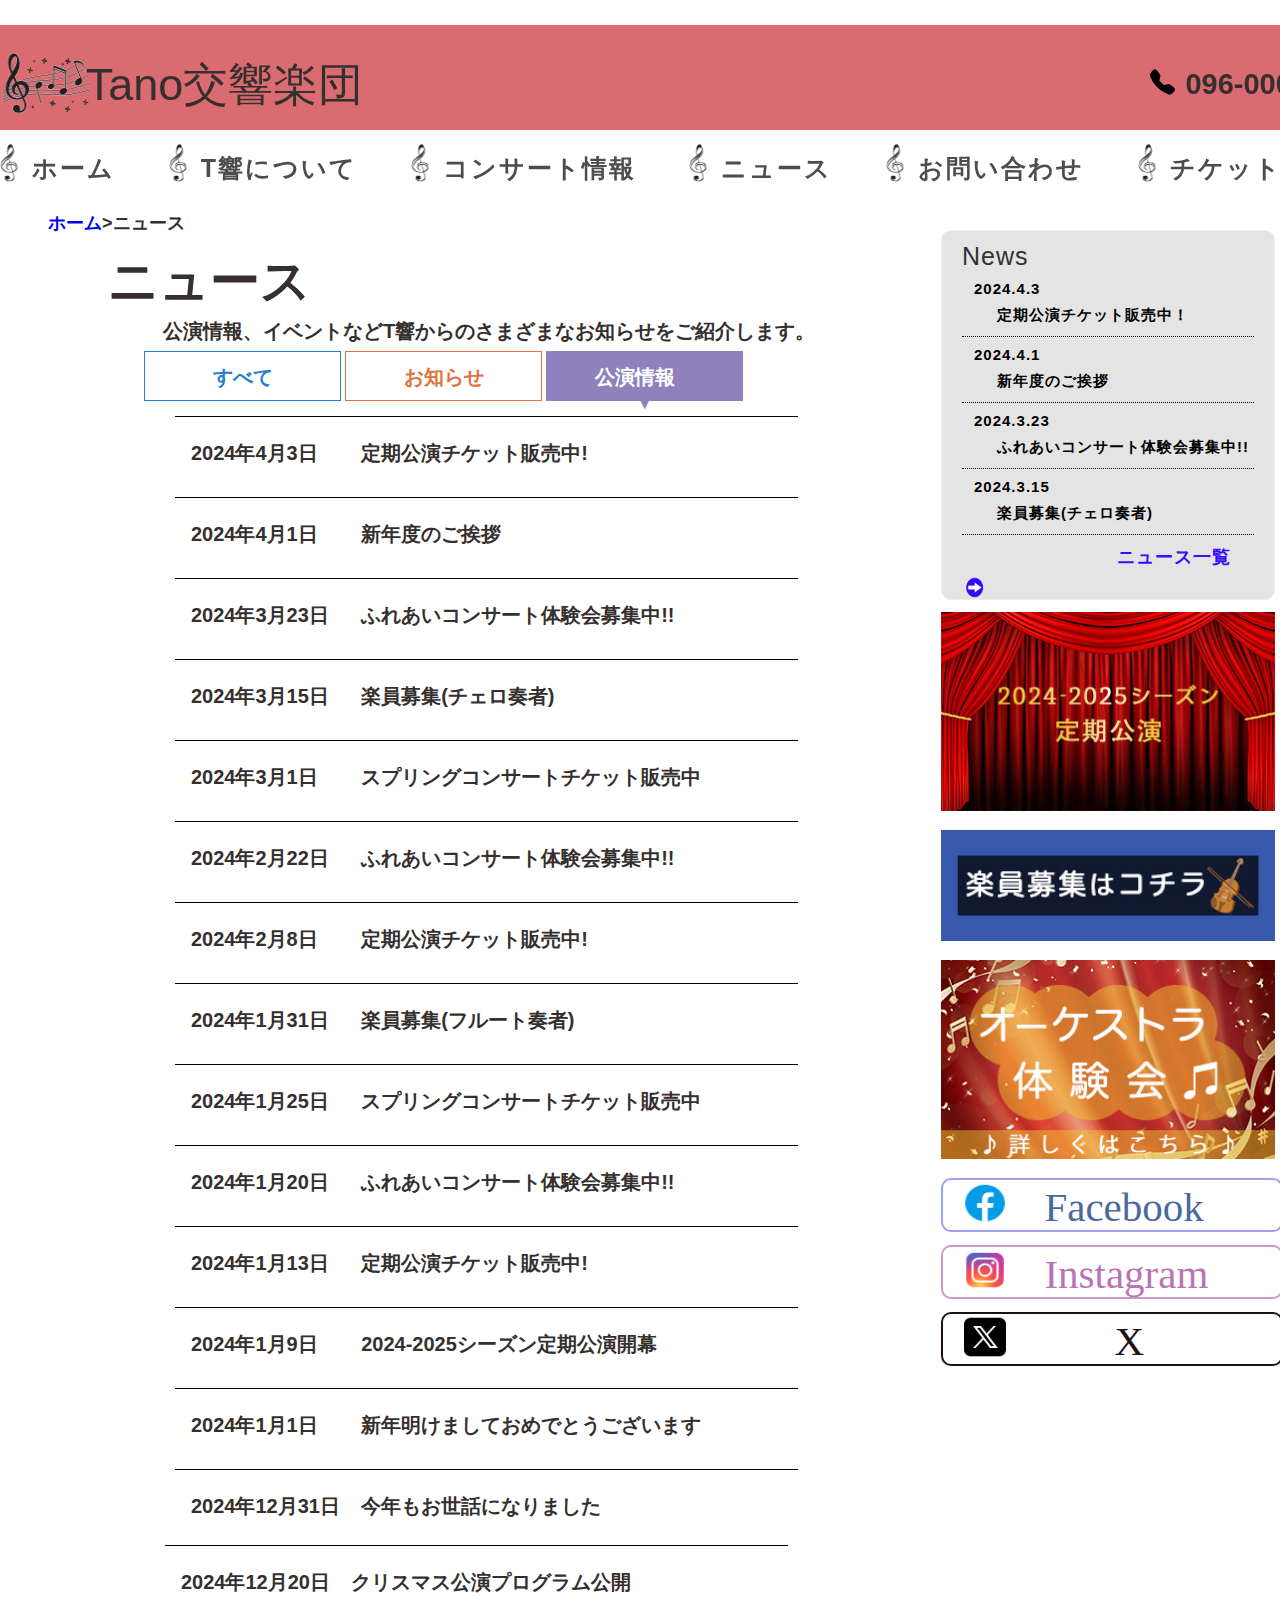
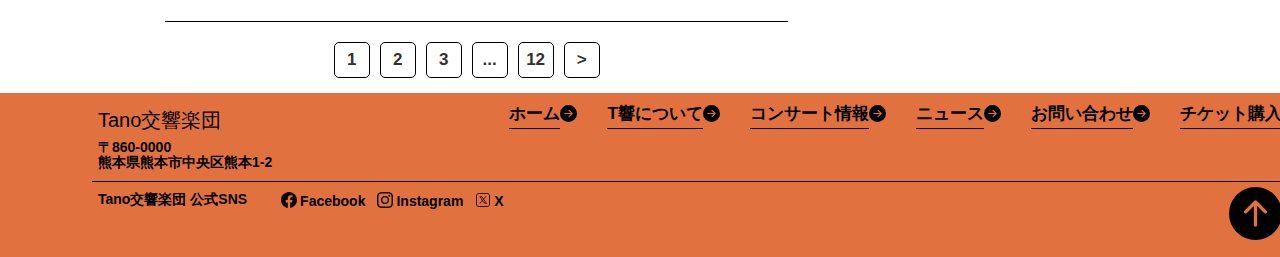
<file: Tano交響楽団(HP)/news3.html>
<!DOCTYPE html>
<html lang="ja">

  <head>
    <meta charset="UTF-8">
    <meta name="viewport" content="width=device-width, initial-scale=1.0">
    <link rel="stylesheet" href="style.css">
    <title>Tano交響楽団</title>
  </head>

  <body>
    <!------------------------------------------ヘッダーここから------------------------------------>
    <header>
      <div class="header-box">
        <div class="top-box">
          <div class="top">
            <div class="top-ikon">
              <h1><img src="img/24800368.png" alt="音符">
                Tano交響楽団</h1>
            </div>
            <p><img src="img/telephone-fill.svg" alt="電話アイコン">096-000-0000</p>
            <div id="nav-toggle" class="sp">
              <div>
                <span></span>
                <span></span>
                <span></span>
              </div>
            </div>
          </div>
        </div>

        <div class="header-list">
          <ul>
            <li><img src="img/356718.png" alt="音符アイコン"><a href="index.html">ホーム</a></li>
            <li><img src="img/356718.png" alt="音符アイコン"><a href="about.html">T響について</a></li>
            <li><img src="img/356718.png" alt="音符アイコン"><a href="infomation.html">コンサート情報</a></li>
            <li><img src="img/356718.png" alt="音符アイコン"><a href="news.html">ニュース</a></li>
            <li><img src="img/356718.png" alt="音符アイコン"><a href="contact.html">お問い合わせ</a></li>
            <li><img src="img/356718.png" alt="音符アイコン"><a href="contact.html#buy-button">チケット購入</a></li>
          </ul>
          <div class="sp">
            <div>
              <a href="#"><img src="img/icon-facebook.png" alt="Facebook"></a>
              <a href="#"><img src="img/icon-Instagram.png" alt="Instagram"></a>
              <a href="#"><img src="img/icon-x.png" alt="X"></a>
            </div>
            <p>お問い合わせ<br><img src="img/telephone-fill.svg" alt="電話アイコン">096-000-0000</p>
          </div>
        </div>
      </div>
    </header>

    <!------------------------------------------メインここから------------------------------------>
    <main id="tkyou-main" ,id="top">
      <section id="center-item">
        <div class="inner">
          <div id="left">
            <div id="site-map"><a href="index.html">ホーム</a>&gt;ニュース</div>
            <div class="news">
              <div class="news-top">
                <h2>ニュース</h2>
                <p>公演情報、イベントなどT響からのさまざまなお知らせをご紹介します。</p>
              </div>

              <div class="news-contents">
                <div class="news-ticket">
                  <div class="news1"><a href="news.html">すべて</a></div>
                  <div class="news2"><a href="news2.html">お知らせ</a></div>
                  <div class="news3"><a href="news3.html">公演情報</a></div>
                </div>
                <a href="#">
                  <div class="news-box">
                    <p class="news-days">2024年4月3日</p>
                    <p class="news-list">定期公演チケット販売中!</p>
                  </div>
                </a>
                <a href="#">
                  <div class="news-box">
                    <p class="news-days">2024年4月1日</p>
                    <p class="news-list">新年度のご挨拶</p>
                  </div>
                </a>
                <a href="#">
                  <div class="news-box">
                    <p class="news-days">2024年3月23日</p>
                    <p class="news-list">ふれあいコンサート体験会募集中!!</p>
                  </div>
                </a>
                <a href="#">
                  <div class="news-box">
                    <p class="news-days">2024年3月15日</p>
                    <p class="news-list">楽員募集(チェロ奏者)</p>
                  </div>
                </a>
                <a href="#">
                  <div class="news-box">
                    <p class="news-days">2024年3月1日</p>
                    <p class="news-list">スプリングコンサートチケット販売中</p>
                  </div>
                </a>
                <a href="#">
                  <div class="news-box">
                    <p class="news-days">2024年2月22日</p>
                    <p class="news-list">ふれあいコンサート体験会募集中!!</p>
                  </div>
                </a>
                <a href="#">
                  <div class="news-box">
                    <p class="news-days">2024年2月8日</p>
                    <p class="news-list">定期公演チケット販売中!</p>
                  </div>
                </a>
                <a href="#">
                  <div class="news-box">
                    <p class="news-days">2024年1月31日</p>
                    <p class="news-list">楽員募集(フルート奏者)</p>
                  </div>
                </a>
                <a href="#">
                  <div class="news-box">
                    <p class="news-days">2024年1月25日</p>
                    <p class="news-list">スプリングコンサートチケット販売中</p>
                  </div>
                </a>
                <a href="#">
                  <div class="news-box">
                    <p class="news-days">2024年1月20日</p>
                    <p class="news-list">ふれあいコンサート体験会募集中!!</p>
                  </div>
                </a>
                <a href="#">
                  <div class="news-box">
                    <p class="news-days">2024年1月13日</p>
                    <p class="news-list">定期公演チケット販売中!</p>
                  </div>
                </a>
                <a href="#">
                  <div class="news-box">
                    <p class="news-days">2024年1月9日</p>
                    <p class="news-list">2024-2025シーズン定期公演開幕</p>
                  </div>
                </a>
                <a href="#">
                  <div class="news-box">
                    <p class="news-days">2024年1月1日</p>
                    <p class="news-list">新年明けましておめでとうございます</p>
                  </div>
                </a>
                <a href="#">
                  <div class="news-box">
                    <p class="news-days">2024年12月31日</p>
                    <p class="news-list">今年もお世話になりました</p>
                  </div>
                </a>
                <a href="#">
                  <div class="news-box-last">
                    <p class="news-days">2024年12月20日</p>
                    <p class="news-list">クリスマス公演プログラム公開</p>
                  </div>
                </a>
              </div>

              <div class="page-link">
                <ul>
                  <li><a href="#">1</a></li>
                  <li><a href="#">2</a></li>
                  <li><a href="#">3</a></li>
                  <li><a href="#">...</a></li>
                  <li><a href="#">12</a></li>
                  <li><a href="#">&gt;</a></li>
                </ul>
              </div>
            </div>
          </div>


          <!-- -----------------------------------------サイドメニューここから--------------------------------------- -->
          <div id="right">
            <!-- -----------------------------------------サイドメニュー(ニュース)ここから--------------------------------------- -->
            <div id="news">
              <h3>News</h3>
              <div class="news-item">
                <a href="#">
                  <p class="day">2024.4.3</p>
                  <p class="news-title">定期公演チケット販売中！</p>
                </a>
              </div>
              <div class="news-item">
                <a href="#">
                  <p class="day">2024.4.1</p>
                  <p class="news-title">新年度のご挨拶</p>
                </a>
              </div>
              <div class="news-item">
                <a href="#">
                  <p class="day">2024.3.23</p>
                  <p class="news-title">ふれあいコンサート体験会募集中!!</p>
                </a>
              </div>
              <div class="news-item">
                <a href="#">
                  <p class="day">2024.3.15</p>
                  <p class="news-title">楽員募集(チェロ奏者)</p>
                </a>
              </div>
              <div class="newslink"><a href="news.html">ニュース一覧</a><img src="img/24173762.png" alt="右矢印"></div>
            </div>
            <!-- -----------------------------------------サイドメニュー(画像)ここから--------------------------------------- -->
            <a href="#"><img src="img/concert.jpg" alt="定期公演"></a>
            <a href="#"><img src="img/boshuu.jpg" alt="楽員募集はコチラ"></a>
            <a href="#"><img src="img/recreation.jpg" alt="オーケストラ体験会"></a>

            <!-- -----------------------------------------サイドメニュー(SNS)ここから--------------------------------------- -->
            <div id="sns">
              <div class="fa">
                <img src="img/icon-facebook.png" alt="Facebook">
                <a href="#">Facebook</a>
              </div>
              <div class="insta">
                <img src="img/icon-Instagram.png" alt="Instagram">
                <a href="#">Instagram</a>
              </div>
              <div class="x">
                <img src="img/icon-x.png" alt="X">
                <a href="#">X</a>
              </div>
            </div>
          </div>
        </div>
      </section>
    </main>

    <!-- -----------------------------------------フッターここから--------------------------------------- -->
    <footer>
      <div class="footer-box">
      <div class="address">
        <div class="ftinner">
          <h3>Tano交響楽団</h3>
          <div>
            <ul class="footer-list">
              <li><a href="index.html">ホーム</a><img src="img/arrow-right.svg" alt="右矢印"></li>
              <li><a href="about.html">T響について</a><img src="img/arrow-right.svg" alt="右矢印"></li>
              <li><a href="infomation.html">コンサート情報</a><img src="img/arrow-right.svg" alt="右矢印"></li>
              <li><a href="news.html">ニュース</a><img src="img/arrow-right.svg" alt="右矢印"></li>
              <li><a href="contact.html">お問い合わせ</a><img src="img/arrow-right.svg" alt="右矢印"></li>
              <li><a href="contact.html#buy-button">チケット購入</a><img src="img/arrow-right.svg" alt="右矢印"></li>
            </ul>
          </div>
        </div>
        <p>〒860-0000<br>
          熊本県熊本市中央区熊本1-2</p>
      </div>
      <div class="footer-sns">
        <p>Tano交響楽団 公式SNS</p>
        <ul>
          <li><img src="img/facebook.svg" alt="Facebook"><a href="#">Facebook</a></li>
          <li><img src="img/instagram.svg" alt="Instagram"><a href="#">Instagram</a></li>
          <li><img class="x" src="img/x.png" alt="X"><a href="#">X</a></li>
        </ul>
        <div class="top-link"><a href="#top"><img src="img/arrow-up-circle-fill.svg" alt="上矢印"></a></div>
      </div>
    </div>
    </footer>

    <script src="./jquery-3.7.1.min.js"></script>
    <script type="text/javascript">
      $(function () {
        $('#nav-toggle').click(function () {
          $('body').toggleClass('open');
        });
      });
    </script>
  </body>

</html>
</file>
<file: style.css>
@charset "utf-8";

/* ---------------------default */
html {
  margin: 0;
  padding: 0;
  font-size: 62.5%;
}

/* ------------------------ALL */
body {
  margin: 0;
  padding: 0;
  color: #352f2e;
  font-family: "Hiragino Mincho ProN", "ヒラギノ明朝 ProN W3", "ヒラギノ角ゴ Pro W3", "Hiragino Kaku Gothic Pro", "メイリオ", Meiryo, Osaka, "ＭＳ Ｐゴシック", "MS PGothic", Sans-Serif !important;
  font-size: 1.4rem;
  font-weight: bold;
  text-align: left;
  line-height: 2;
  -webkit-text-size-adjust: 100%;
}

p {
  margin: 0;
  padding: 0;
}

h1,
h2,
h3,
h4,
h5,
h6 {
  margin: 0;
  padding: 0;
  font-weight: normal;
}

img {
  width: 100%;
  height: auto;
}

ul {
  margin: 0;
  padding: 0;
}

ul li {
  list-style-type: none;
  padding: 0;
}

dl,
dt,
dd {
  margin: 0;
  padding: 0;
}

dt {
  font-weight: normal;
}

table {
  border-collapse: collapse;
}

figure {
  margin: 0;
  padding: 0;
}

input {
  cursor: pointer;
}

a {
  text-decoration: none;
}

main {
  margin: 0 auto;
}

.page-button-top {
  position: relative;
  bottom: 50px;
  text-align: center;
  margin-left: 800px;
  font-size: 20px;
}

.page-button-top a {
  color: #000;
}

.page-button {
  position: relative;
  bottom: 50px;
  text-align: center;
  display: flex;
  justify-content: space-around;
  margin: 0 700px;
  font-size: 20px;
}

.page-button a {
  color: #000;
  margin: 0 50px;
}


/* ------------------------------------top */

#top {
  background-image: url(img/top-page.jpg);
  height: 1753px;
  /* width: 1240px; */
  margin: 0 auto;
}

/* -------------------------------------about */

#about {
  background-image: url(img/about.jpg);
  height: 1753px;
  width: 1240px;
  margin: 0 auto;
}

/* ----------------------------------web-site1 */

#web-site1 {
  background-image: url(img/web-top.jpg);
  height: 1742px;
  width: 1240px;
  margin: 0 auto;
}

#web-site1 img {
  position: relative;
  left: 35px;
  top: 235px;
  width: 685px;
  height: 1424px;
}

/* ----------------------------------web-site2 */

#web-site2 {
  background-image: url(img/web-page.jpg);
  height: 1542px;
  width: 1240px;
  margin: 0 auto;
  display: flex;
  flex-wrap: wrap;
  flex-direction: row;
  justify-content: space-around;
  text-align: center;
  padding-top: 211px;
}

#web-site2 p {
  font-size: 30px;
  margin-bottom: -15px;
}

.web-site2 {
  width: 536px;
  height: 700px;
  margin-top: -20px;
}

.web-site2 img {
  height: 668px;
}

.web-site2-2 {
  width: 536px;
  height: 700px;
  margin-top: -70px;
}

.web-site2-2 img {
  height: 668px;
}

/* ----------------------------------banner */

.pc {
  background-image: url(img/banner-page.jpg);
  height: 1542px;
  width: 1240px;
  margin: 0 auto;
  display: flex;
  flex-wrap: wrap;
  flex-direction: row;
  justify-content: space-around;
  text-align: center;
  padding-top: 211px;
}

.resp {
  display: none;
}

#banner p {
  font-size: 30px;
}

.banner1 {
  width: 560px;
  height: 290px;
}

.banner1 img {
  height: 235px;
}

.banner2 {
  padding-top: 20px;
  width: 560px;
  height: 225px;
}

.banner2 p {
  margin-top: 45px;
}

.banner3 {
  margin-top: -110px;
  width: 560px;
  height: 520px;
}

.banner3 img {
  height: 465px;
}

/* ------------------------------------top */

#finaly {
  background-image: url(img/Finally.jpg);
  height: 1753px;
  width: 1240px;
  margin: 0 auto;
}

.inner {
  width: 1240px;
  margin: 0 auto;
}
</file>
<file: Tano交響楽団(HP)/style.css>
@charset "utf-8";

/* ---------------------default */
html {
  margin: 0;
  padding: 0;
  font-size: 62.5%;
}

/* ------------------------ALL */
body {
  margin: 0;
  padding: 0;
  color: #352f2e;
  font-family: "Hiragino Mincho ProN", "ヒラギノ明朝 ProN W3", "ヒラギノ角ゴ Pro W3", "Hiragino Kaku Gothic Pro", "メイリオ", Meiryo, Osaka, "ＭＳ Ｐゴシック", "MS PGothic", Sans-Serif !important;
  font-size: 1.4rem;
  font-weight: bold;
  text-align: left;
  line-height: 2;
  -webkit-text-size-adjust: 100%;
}

p {
  margin: 0;
  padding: 0;
}

h1,
h2,
h3,
h4,
h5,
h6 {
  margin: 0;
  padding: 0;
  font-weight: normal;
}

img {
  width: 100%;
  height: auto;
}

ul {
  margin: 0;
  padding: 0;
}

ul li {
  list-style-type: none;
  padding: 0;
}

dl,
dt,
dd {
  margin: 0;
  padding: 0;
}

dt {
  font-weight: normal;
}

table {
  border-collapse: collapse;
}

figure {
  margin: 0;
  padding: 0;
}

input {
  cursor: pointer;
}

a {
  text-decoration: none;
}

section {
  position: relative;
}


.inner {
  width: 1366px;
  margin: 0 auto;
}

.sp {
  display: none;
}



/* ---------------------ヘッダーここから */
header {
  background-color: #fff;
  position: fixed;
  top: 0;
  left: 0;
  padding-top: 25px;
  width: 100%;
  z-index: 1000;
}

div.top-box {
  width: 100%;
  background-color: #da6b71;
}

div.top {
  width: 1366px;
  margin: 0 auto;
  display: flex;
  justify-content: space-between;
}

div .top h1 {
  font-size: 45px;
  margin-right: 505px;
}

div .top img {
  height: 75px;
  width: 94px;
  margin-right: -20px;
  position: relative;
  top: 18px;
}

div .top p {
  font-size: 29px;
  margin-top: 30px;
}

div .top p img {
  height: 54px;
  width: 25px;
  margin-top: -20px;
  margin-right: 10px;
  position: relative;
  top: 15px;
}

.header-list {
  width: 100%;
}

header ul {
  width: 1366px;
  margin: 0 auto;
  display: flex;
  justify-content: space-between;
  margin-top: 14px;
}

header ul img {
  width: 19px;
  height: 38px;
  margin-right: 13px;
}

header ul li a {
  font-size: 25px;
  color: #4e4d4d;
  margin-bottom: 25px;
  margin-right: 30px;
  letter-spacing: 2px;
  position: relative;
  bottom: 5px;
}

main {
  position: relative;
  top: 200px;
}

/* -----------------------------キーヴィジュアルここから */
#kv {
  margin-bottom: 45px;
  margin-top: 11px;
  display: block;
}

#kv img {
  width: 100%;
  margin: 0 auto;
}


/* -----------------------------mainここから */
#center-item div.inner {
  display: flex;
  justify-content: space-between;
}

/* -----------------------------main leftここから */
#left {
  margin-left: 108px;
  margin-bottom: 5px;
}

/* -----------------------------ピックアップここから */
#pick {
  border: 1px solid #000;
  border-radius: 10px;
  margin-bottom: 47px;
  padding: 13px 23px 0 23px;
}

#pick img {
  width: 100%;
}

#pick p {
  text-align: center;
  font-size: 35px;
  margin-top: -12px;
  letter-spacing: 10px;
}

#pick p img {
  height: 28px;
  width: 28px;
  margin: 0 15px 0 5px;
}

/* ----------------------------------コンサート情報ここから */
#info {
  background-image: url(img/concert.bg.jpg);
  padding: 0 5px 13px 5px;
}

#info h2 {
  position: relative;
  bottom: 10px;
  font-size: 43px;
  letter-spacing: 20px;
  margin-left: 40px;
  margin-bottom: -30px;
  margin-top: -20px;
}

.infobox {
  margin-left: 29px;
  padding-left: 15px;
  padding-bottom: 5px;
}

.infobox a {
  font-size: 25px;
  color: #390cfb;
  position: relative;
  bottom: 5px;
  margin-bottom: 10px;
}

.infobox img {
  width: 30px;
  height: 30px;
}


.infobox:nth-child(2) {
  border-bottom: 1px dotted #000;
}

.infobox:nth-child(3) {
  border-bottom: 1px dotted #000;
}

.info-item {
  display: flex;
  justify-content: start;
  font-size: 25px;
  line-height: 1.2;
  margin-top: 15px;
}

.info-item .day {
  width: 175px;
  height: 82px;
  padding-right: 38px;
  border-right: 1px dotted #000;
  text-align: center;
  padding-top: 30px;
}

.place {
  padding-left: 37px;
  padding-top: 25px;
}

.place a {
  margin-left: 266px;
}

.infolink {
  height: 61px;
  background-color: #000;
  text-align: center;
  margin: 8px 100px 0 100px;
}

.infolink a {
  color: #fff;
  font-size: 25px;
  position: relative;
  top: 5px;
  letter-spacing: 5px;
}

/* -----------------------------サイドメニューここから */
#right {
  width: 334px;
  margin-right: 91px;
  margin-left: 50px;
}

/* -----------------------------サイドメニュー(ニュース)ここから */
#news {
  background-color: #e5e4e4;
  margin-bottom: 12px;
  border: 1px solid #eeeded;
  border-radius: 10px;
  padding: 0 20px;
}

#news h3 {
  font-size: 25px;
  margin-bottom: -10px;
  letter-spacing: 1px;
}

#news .news-item {
  height: 47px;
  border-bottom: 1px dotted #000;
  padding-bottom: 13px;
  line-height: 1.7;
  font-size: 15px;
  letter-spacing: 1px;
}

#news .news-item a {
  color: #000;
}

#news .day {
  margin-top: 5px;
  margin-left: 12px;
}

#news .news-title {
  margin-left: 35px;
}

#news .newslink a {
  margin-left: 155px;
  font-size: 18px;
  color: #390cfb;
  letter-spacing: 1px;
  position: relative;
  top: 4px;
}

#news .newslink img {
  height: 25px;
  width: 25px;
  margin-bottom: -10px;
}

#right img {
  margin-bottom: 10px;
}

/* -----------------------------サイドメニュー(SNS)ここから */

#sns .fa {
  height: 50px;
  width: 338px;
  font-size: 41px;
  border: 2px solid #9ea0f5;
  border-radius: 10px;
  display: inline-block;
}

#sns img {
  height: 46px;
  width: 50px;
  margin-left: 17px;
  margin-right: 23px;
}

#sns .fa a {
  color: #4b699d;
  font-family: "ヒラギノ角ゴ Pro W3";
  font-weight: normal;
  position: relative;
  bottom: 15px;
}

#sns .insta {
  height: 50px;
  width: 338px;
  font-size: 41px;
  border: 2px solid #cc96c9;
  border-radius: 10px;
  display: inline-block;
}

#sns .insta a {
  color: #ba74b5;
  font-family: "ヒラギノ角ゴ Pro W3";
  font-weight: normal;
  position: relative;
  bottom: 15px;
}

#sns .x {
  height: 50px;
  width: 338px;
  font-size: 41px;
  border: 2px solid #211212;
  border-radius: 10px;
  display: inline-block;
}

#sns .x a {
  color: #211212;
  font-family: "ヒラギノ角ゴ Pro W3";
  font-weight: normal;
  position: relative;
  bottom: 15px;
  left: 70px;
}

/* -----------------------------Tano交響楽団についてここから */

#about {
  width: 1268px;
  margin: 0 auto;
  margin-bottom: 15px;
  padding-top: 35px;
  padding-bottom: 8px;
  background-image: url(img/Tano交響楽団.png);
  left: 35px;
}

#about h2 {
  font-size: 47px;
  margin-left: 24px;
  letter-spacing: 8px;
}

#about p {
  font-size: 30px;
  line-height: 1.3;
  margin-left: 35px;
  letter-spacing: 2px;
  margin-top: -5px;
}


#about div .about-link {
  font-size: 30px;
  margin-left: 427px;
  margin-bottom: 20px;
}

#about div a {
  position: relative;
  bottom: 10px;
  color: #3406fd;
}


#about img {
  height: 40px;
  width: 40px;
}

/* -----------------------------チケットここから */
#ticket {
  width: 1200px;
  height: 266px;
  margin: 0 auto;
  margin-bottom: 30px;
  background-image: url(img/チケット.jpg);
}

#ticket h2 {
  font-size: 47px;
  margin-bottom: -20px;
  margin-left: 24px;
}

#ticket p {
  font-size: 25px;
  margin-left: 35px;
}

#ticket div.button {
  width: 1200px;
}

#ticket ul {
  display: flex;
  justify-content: space-between;
  margin: 0 50px;
  text-align: center;

}

#ticket ul li {
  height: 55px;
  width: 350px;
  border: 1px solid #000;
  border-radius: 10px;
  background-color: rgba(239, 141, 165, .64);
  padding-top: 5px;
  padding-bottom: 5px;
}

#ticket ul li a {
  color: #352f2e;
  font-size: 30px;
}

#ticket .ticket-link {
  margin-top: 30px;
}

#ticket .ticket-link a {
  font-size: 30px;
  margin-left: 650px;
  color: #3406fd;
  position: relative;
  bottom: 10px;
}

#ticket .ticket-link img {
  width: 43px;
  height: 43px;
}

/* -----------------------------フッターここから */
footer {
  width: 100%;
  background-color: #e17240;
  color: #000;
  position: relative;
  top: 190px;
}

div.footer-box {
  width: 1366px;
  margin: 0 auto;
}

footer .address {
  margin-left: 92px;
  border-bottom: 1px solid #000;
  padding-bottom: 5px;
}

footer .ftinner {
  display: flex;
  justify-content: flex-start;
  margin-left: 6px;
}

footer h3 {
  font-size: 20px;
  margin-right: 200px;
  margin-top: 7px;
}

footer .footer-list {
  display: flex;
  justify-content: flex-end;
  margin-left: 88px;
  font-size: 17px;
  margin-top: 7px;
}

footer .ftinner ul li a {
  position: relative;
  bottom: 3px;
  border-bottom: 1px solid #000;
  color: #000;
  padding-bottom: 5px;
}

footer p {
  font-size: 14px;
  margin-left: 6px;
  line-height: 1.1;
  margin-bottom: 5px;
}

footer .footer-sns {
  display: flex;
  justify-content: flex-start;
  margin-top: 10px;
  margin-left: 92px;
}

footer .footer-sns p {
  margin-right: 22px;
}

footer .footer-sns ul {
  display: flex;
  justify-content: flex-start;
}

footer .footer-sns ul li a {
  margin-bottom: 10px;
  position: relative;
  bottom: 5px;
  color: #000;
}

footer .footer-list img {
  width: 17px;
  height: 17px;
  margin-right: 30px;
}

footer .footer-sns img {
  width: 16px;
  height: 16px;
  padding-bottom: 3px;
  margin-right: 3px;
  margin-left: 12px;
}

footer .footer-sns img .x {
  width: 30px;
  height: 30px;
}

.top-link a img {
  width: 53px;
  height: 53px;
  margin-left: 725px;
  position: relative;
  bottom: 5px;
}

/* -------------------------------------aboutページここから */

/* -------------------------------------------メインここから */
#tkyou-main {
  margin-top: 30px;
}

#site-map {
  margin-top: -25px;
  margin-bottom: 15px;
  margin-left: -60px;
  font-size: 18px;
}

.tkyou-about {
  margin-top: -20px;
}

.tkyou-about img {
  width: 670px;
  height: 300px;
  margin-left: 35px;
  margin-top: 15px;
}

.tkyou-about h2 {
  text-align: center;
  margin-top: -50px;
  font-size: 50px;
}

.tkyou-about p {
  font-size: 28px;
  text-align: center;
  line-height: 1.4;
  margin-top: -10px;
  font-weight: normal;
}

/* -------------------------------------conductorここから */

.conductor {
  display: flex;
  width: 763px;
  height: 321px;
  margin-top: 10px;
}

.conductor h3 {
  margin-left: 18px;
  font-size: 31px;
  font-weight: bold;
}

.conductor h4 {
  margin-left: 133px;
  font-size: 31px;
  position: relative;
  bottom: 25px;
  font-weight: bold;
}

.conductor p {
  font-size: 24px;
  margin-left: 25px;
  position: relative;
  bottom: 20px;
  letter-spacing: 1px;
  line-height: 1.5;
  font-weight: normal;
}

/* -------------------------------------concertmasterここから */

.concertmaster {
  display: flex;
  justify-content: flex-end;
  width: 763px;
  height: 321px;
  margin-top: 20px;
}

.concertmaster h3 {
  font-size: 31px;
  font-weight: bold;
  margin-top: 15px
}

.concertmaster h4 {
  margin-left: 115px;
  margin-right: 50px;
  font-size: 31px;
  position: relative;
  bottom: 25px;
  font-weight: bold;
}

.concertmaster p {
  font-size: 24px;
  position: relative;
  bottom: 20px;
  letter-spacing: 1px;
  line-height: 1.5;
  font-weight: normal;
}

.concertmaster img {
  position: relative;
  bottom: 25px;
}

/* -------------------------------------infomationページここから */

/* -------------------------------------------メインここから */

.infomation h2 {
  font-size: 50px;
  font-weight: bold;
  margin-top: -25px;
}

.info-top img {
  margin-top: -15px;
  margin-bottom: 10px;
}

.infomation-box {
  display: flex;
  padding: 10px 0;
  height: 230px;
  width: 800px;
  border-top: 1px solid #000;
}

.infomation-box:nth-child(5) {
  border-bottom: 1px solid #000;
}

.infomation-box img {
  width: 350px;
  height: 225px;
  margin-left: 35px;
  margin-right: 38px;
}

.info-about h3 {
  font-size: 20px;
  font-weight: bold;
  margin-top: 15px;
}

.info-about span {
  color: red;
}

.info-about ul {
  margin-bottom: 23px;
}

.info-about li {
  margin-left: 13px;
  font-size: 15px;
  line-height: 1.3;
}

.info-about .shousai {
  border: 1px solid #267dcf;
  width: 343px;
  height: 42px;
  text-align: center;
  font-size: 20px;
  margin-bottom: 5px;
}

.info-about .shousai a {
  color: #267dcf;
}

.info-about .info-ticket {
  background: #267dcf;
  width: 343px;
  height: 42px;
  text-align: center;
  font-size: 20px;
}

.info-about .info-ticket a {
  color: #fff;
}

.page-link ul {
  margin-top: 20px;
  display: flex;
  justify-content: center;
  margin-bottom: 20px;
}

.page-link ul li {
  width: 34px;
  height: 34px;
  border: 1px solid #000;
  text-align: center;
  font-size: 17px;
  margin-left: 10px;
  border-radius: 5px;
}

.page-link ul li a {
  color: #352f2e;
}

/* --------------------------------------news */
.news-top h2 {
  font-size: 50px;
  font-weight: bold;
  margin-top: -25px;
}

.news-top p {
  font-size: 20px;
  margin-top: -20px;
  margin-left: 55px;
}

.news-contents a {
  color: #352f2e;
}

.news-contents p {
  font-size: 20px;
  margin-left: 16px;
}

.news-all {
  display: flex;
  justify-content: center;
  position: relative;
  right: 20px;
}

.news-all div {
  font-size: 20px;
  height: 48px;
  width: 195px;
  margin-left: 4px;
  text-align: center;
}

.news-all a {
  position: relative;
  top: 5px;
}

.news-all .news1 {
  background-color: #267dcf;
  border: 1px solid #267dcf;
}

.news-all .news1::after {
  content: '▼';
  position: relative;
  top: 30px;
  right: 40px;
  color: #267dcf;
}

.news-all .news1 a {
  color: #fff;
}

.news-all .news2 {
  border: 1px solid #e17240;
}

.news-all .news2 a {
  color: #e17240;
}

.news-all .news3 {
  border: 1px solid #8f82bc;
}

.news-all .news3 a {
  color: #8f82bc;
}

.news-box {
  display: flex;
  height: 23px;
  width: 623px;
  padding: 16px 0 26px 0;
  margin-top: 15px;
  border-top: 1px solid #000;
  margin-left: 67px;
}

.news-days {
  width: 200px;
  margin-right: -40px
}

.news-list {
  width: 450px;
}

.news-box-last {
  display: flex;
  justify-content: flex-start;
  height: 23px;
  width: 623px;
  padding: 16px 0 36px 0;
  margin-top: 10px;
  border-top: 1px solid #000;
  border-bottom: 1px solid #000;
  margin-left: 57px;
}

/* ------------------------------------news-notice---------- */

.news-notice {
  display: flex;
  justify-content: center;
  position: relative;
  right: 20px;
}

.news-notice div {
  font-size: 20px;
  height: 48px;
  width: 195px;
  margin-left: 4px;
  text-align: center;
}

.news-notice a {
  position: relative;
  top: 5px;
}

.news-notice .news1 {
  border: 1px solid #267dcf;
}

.news-notice .news1 a {
  color: #267dcf;
}

.news-notice .news2 {
  border: 1px solid #e17240;
  background: #e17240;
}

.news-notice .news2 a {
  color: #fff;
}

.news-notice .news2::after {
  content: '▼';
  position: relative;
  top: 30px;
  right: 40px;
  color: #e17240;
}

.news-notice .news3 {
  border: 1px solid #8f82bc;
}

.news-notice .news3 a {
  color: #8f82bc;
}

/* ------------------------------------news-ticket--------------- */
.news-ticket {
  display: flex;
  justify-content: center;
  position: relative;
  right: 20px;
}

.news-ticket div {
  font-size: 20px;
  height: 48px;
  width: 195px;
  margin-left: 4px;
  text-align: center;
}

.news-ticket a {
  position: relative;
  top: 5px;
}

.news-ticket .news1 {
  border: 1px solid #267dcf;
}

.news-ticket .news1 a {
  color: #267dcf;
}

.news-ticket .news2 {
  border: 1px solid #e17240;
}

.news-ticket .news2 a {
  color: #e17240;
}

.news-ticket .news3 {
  background: #8f82bc;
  border: 1px solid #8f82bc;
}

.news-ticket .news3 a {
  color: #fff;
}

.news-ticket .news3::after {
  content: '▼';
  position: relative;
  top: 30px;
  right: 40px;
  color: #8f82bc;
}

/* ---------------------------------------contact/ticket */

.contact-main h2 {
  font-size: 50px;
  margin-top: -25px;
  font-weight: bold;
}

.contact-main div {
  width: 805px;
  height: 33px;
  border: 1px solid #000;
  background: #ec9fa3;
}

.contact-main p {
  font-size: 25px;
  font-weight: bold;
  position: relative;
  bottom: 10px;
  margin-left: 5px;
}

.contact-main h3 {
  width: 797px;
  font-size: 25px;
  font-weight: bold;
  border-bottom: 1px solid #000;
}

.contact h4 {
  font-size: 18px;
  font-weight: bold;
}

.contact-top {
  display: flex;
  flex-direction: row;
  flex-wrap: wrap;
}

.contact-top p {
  line-height: 1.4;
  margin-top: -3px;
  font-weight: normal;
  margin-left: 10px;
}

.contact-item1 {
  margin-right: 104px;
  margin-bottom: 34px;
}

.contact-item3 {
  margin-right: 191px;
  margin-bottom: 24px;
}

.contact-top img {
  width: 15px;
  height: 15px;
  margin-right: 5px;
}

.contact-top a {
  color: #267dcf;
  border-bottom: 1px solid #267dcf;
}

.contact-bottom {
  display: flex;
  flex-direction: row;
  margin-top: 20px;
}

.contact-map {
  margin-left: 128px;
  margin-bottom: 15px;
}

#ticket-buy h2 {
  font-size: 50px;
  font-weight: bold;
  height: 118px;
  width: 809px;
  border-top: 1px solid #000;
  border-bottom: 1px solid #000;
  margin-bottom: 39px;
}

.buy-button {
  display: flex;
  justify-content: center;
}

.buy-button div {
  width: 329px;
  height: 64px;
  background: #76aadb;
  margin-left: 20px;
  text-align: center;
  font-size: 18px;
}

.buy-button .pc img {
  height: 19px;
  width: 22px;
  position: relative;
  top: 3px;
}

.buy-button .tel img {
  height: 19px;
  width: 22px;
  position: relative;
  top: 3px;
}

.buy-button div a {
  color: #000;
  position: relative;
  top: 13px;
}

#ticket-buy h4 {
  font-size: 18px;
  font-weight: bold;
  margin-top: 20px;
}

.buy-tel {
  margin-left: 58px;
  font-size: 18px;
}

.buy-time {
  font-size: 17px;
  line-height: 1.4;
  margin-top: 10px;
  margin-left: 20px;
  margin-bottom: 100px;
}

/* -----------------------------------------------------------------
スマホ
----------------------------------------------------------------- */
@media screen and (max-width: 430px) {
  img {
    width: 100%;
    height: 100%;
  }

  .inner {
    width: 100%;
  }

  /* ------------------------header--------------------------- */
  header {
    height: auto;
    padding-bottom: 0;
    padding-top: 10px;
    margin-bottom: -30px;
  }

  .sp {
    display: block;
  }


  .top-ikon img {
    display: none;
  }

  div.top h1 {
    margin-right: 0;
    font-size: 30px;
    margin-left: 30px;
  }

  .top-box p {
    display: none;
  }

  #nav-toggle {
    position: fixed;
    top: 25px;
    right: 15px;
    height: 32px;
    cursor: pointer;
    z-index: 1000;
  }

  #nav-toggle>div {
    position: relative;
    width: 40px;
  }

  #nav-toggle>div span {
    width: 100%;
    height: 2px;
    left: 0;
    display: block;
    background: #000;
    position: absolute;
    transition: transform .3s ease, top .5s ease;
  }

  #nav-toggle>div span:nth-child(1) {
    top: 2px;
  }

  #nav-toggle>div span:nth-child(2) {
    top: 16px;
  }

  #nav-toggle>div span:nth-child(3) {
    top: 30px;
  }

  .open #nav-toggle>div span:nth-child(1) {
    top: 15px;
    transform: rotate(45deg);
  }

  .open #nav-toggle>div span:nth-child(2) {
    width: 0;
  }

  .open #nav-toggle>div span:nth-child(3) {
    top: 15px;
    transform: rotate(-45deg);
  }

  .header-list {
    background: #fff;
    color: #fff;
    position: fixed;
    width: 100%;
    top: 0;
    left: 0;
    right: 0;
    bottom: 0;
    margin: 0;
    z-index: 990;
    display: flex;
    flex-direction: column;
    justify-content: center;
    padding-left: 50px;
    transform: translateX(-100%);
    transition: transform 1s ease;
  }

  .open .header-list {
    transform: translateX(0) !important;
  }

  .header-list ul {
    display: block;
  }

  .header-list ul img {
    display: none;
  }

  .header-list ul li {
    position: relative;
    margin: 0 !important;
    text-align: left;
    transform: translateX(-200px);
    transition: transform 1.3s ease;
  }

  .open .header-list ul li {
    transform: translateX(0);
  }

  .header-list ul li a {
    display: inline-block;
    color: #000;
    text-decoration: none;
    font-size: 25px;
  }

  .header-list .sp a img {
    width: 50px;
    height: 50px;
  }

  .header-list .sp {
    font-size: 25px;
    color: #000;
    line-height: 1.2;
    margin-top: 5px;
  }

  .header-list .sp p img {
    width: 30px;
    height: 30px;
    margin-right: 5px;
  }

  #kv {
    margin-top: -130px;
    margin-bottom: 0;
  }



  /* ------------------------center-item--------------------------- */
  #center-item div.inner {
    display: block;
  }

  /* ------------------------left--------------------------- */
  #left {
    margin: 0;
  }

  #pick {
    height: auto;
    margin: 0 10px 20px 10px;
    padding: 0;
    left: 0;
  }

  #pick img {
    width: 100%;
    left: 0;
    margin: 0;
    height: auto;
  }

  #pick p {
    font-size: 13px;
  }

  #pick p img {
    width: 15px;
    height: 15px;
  }

  #info {
    margin-top: 20px;
    padding: 0;
    padding-top: 10px;
    padding-right: 20px;
    padding-bottom: 5px;
    margin: 0 10px 20px 10px;
  }

  #info h2 {
    font-size: 30px;
    letter-spacing: 10px;
    font-size: 15px;
    margin-bottom: -15px;
    margin-left: 0;
    text-align: center;
    margin-top: 0;
  }

  .info-box {
    margin-left: 0;
    padding-left: 0;
    padding-bottom: 0;
  }

  .infobox a {
    font-size: 10px;
    margin-bottom: 0;
    bottom: 0;
  }

  .infobox img {
    display: none;
  }

  .info-item {
    font-size: 10px;
    margin-top: 5px;
  }

  .info-item .day {
    width: 50px;
    height: 30px;
    padding-right: 20px;
    border-right: 1px dotted #000;
    text-align: center;
    padding-top: 0;
  }

  .place {
    padding-left: 10px;
    padding-top: 0;
  }


  .place a {
    display: none;
  }

  .infolink {
    height: 30px;
    background-color: #000;
    text-align: center;
    margin: 0 100px 0 100px;
  }

  .infolink a {
    color: #fff;
    font-size: 10px;
    position: relative;
    top: 0;
    letter-spacing: 5px;
  }


  /* ------------------------right--------------------------- */
  #right {
    margin: 0;
    width: 100%;
  }

  #news {
    margin: 0 20px;
    margin-bottom: 10px;
  }

  #news h3 {
    font-size: 20px;
    text-align: center;
  }

  #news .news-item {
    height: auto;
    font-size: 11px;
    line-height: 1;
    padding: 5px 0;
  }

  .news-item a {
    display: flex;
    justify-content: flex-start;
  }

  #news .day {
    margin-top: 5px;
    margin-left: 5px;
  }

  #news .news-title {
    margin-top: 5px;
    margin-left: 10px;
  }


  #news .newslink {
    text-align: center;
  }

  #news .newslink a {
    margin: 0;
    top: 0;
    background: #390cfb;
    color: #fff;
    padding: 2px;
    font-size: 10px;
  }

  #news .newslink img {
    display: none;
  }


  #right a img {
    width: 93%;
    height: 125px;
    margin: 0 15px;
  }

  #sns {
    display: none;
  }

  /* ------------------------#about--------------------------- */
  #about {
    width: 95%;
    height: auto;
    margin: -35px 10px 0 10px;
    left: 0;
    text-align: center;
    padding-bottom: 5px;
  }

  #about h2 {
    font-size: 23px;
    letter-spacing: 3px;
    margin: 0;
    text-align: center;
  }

  #about p {
    font-size: 15px;
    line-height: 1.2;
    letter-spacing: 1.6px;
    margin-top: -5px;
    margin-left: 0;
  }

  #about div .about-link {
    font-size: 10px;
    margin-left: 0;
    margin-bottom: 20px;
  }

  #about div a {
    position: relative;
    bottom: -10px;
    background: #390cfb;
    color: #fff;
    padding: 2px;
  }

  #about img {
    display: none;
  }

  /* ------------------------footer--------------------------- */
  #ticket {
    width: 95%;
    height: auto;
    text-align: center;
    margin-bottom: 0;
    margin: 0 10px;
  }

  #ticket h2 {
    font-size: 23px;
    margin-bottom: -15px;
    text-align: center;
  }

  #ticket p {
    font-size: 15px;
    margin-left: 0;
  }

  #ticket div.button {
    width: 100%;
    padding: 3px;
  }

  #ticket ul {
    display: block;
    margin: 0 100px;
  }

  #ticket ul li {
    width: 100%;
    height: auto;
    margin: 5px 0;
    padding-top: 0;
    padding-bottom: 0;
  }

  #ticket ul li a {
    color: #352f2e;
    font-size: 12px;
  }

  #ticket .ticket-link {
    margin-top: -10px;
  }

  #ticket .ticket-link a {
    font-size: 11px;
    background: #390cfb;
    color: #fff;
    padding: 2px;
    bottom: 0;
    margin-left: 0;
  }

  #ticket .ticket-link img {
    display: none;
  }

  /* ------------------------footer--------------------------- */
  footer {
    margin-top: 15px;
  }

  div.footer-box {
    width: 100%;
  }

  footer .address {
    margin-left: 0;
  }

  footer .ftinner {
    justify-content: center;
    margin-left: 0;
  }

  footer h3 {
    font-size: 15px;
    margin-right: 0;
    text-align: center;
  }

  footer .ftinner div {
    display: none;
  }

  footer .address p {
    text-align: center;
  }

  footer .footer-sns {
    display: flex;
    flex-direction: column;
    text-align: center;
    margin-left: 0;
  }

  footer .footer-sns ul {
    justify-content: center;
  }

  footer .footer-sns ul li a {
    margin-right: 5px;
    margin-left: 3px;
  }

  footer .footer-sns img {
    margin-right: 10px;
    margin-left: 10px;
  }


  .top-link a img {
    width: 30px;
    height: 30px;
    margin-left: 0;
    position: fixed;
    right: 10px;
    bottom: 5px;
  }

  footer .footer-sns img {
    margin: 0;
  }

  #site-map {
    display: none;
  }

  /* ---------------about------------------------- */

  .tkyou-about {
    margin-top: 0;
    margin: 0 auto;
  }

  .tkyou-about img {
    width: 100%;
    height: auto;
    margin-top: -200px;
    margin-left: 0;
  }

  .tkyou-about h2 {
    font-size: 30px;
    margin-top: -10px;
    margin-bottom: -10px;
  }

  .tkyou-about p {
    width: 100%;
    letter-spacing: 1px;
    font-size: 13px;
    line-height: 1.2;
  }

  /* ------------------conductor--------------------- */
  .conductor {
    width: 100%;
    height: auto;
    margin: 20px 0 0 3px;
    justify-content: center;
  }

  .conductor h3 {
    margin-left: -10px;
    font-size: 13px;
  }

  .conductor h4 {
    margin-left: 25px;
    font-size: 13px;
    bottom: 10px;
  }

  .conductor img {
    width: 120px;
    margin-right: 10px;
  }

  .conductor p {
    letter-spacing: 0;
    font-size: 12px;
    line-height: 1.2;
    margin-left: 0;
    margin-top: 10px;
  }

  .concertmaster {
    width: 100%;
    height: auto;
    margin: 20px 0 -15px 3px;
    justify-content: center;
  }

  .concertmaster h3 {
    font-size: 13px;
  }

  .concertmaster h4 {
    margin-left: 25px;
    font-size: 13px;
    bottom: 10px;
  }

  .concertmaster img {
    width: 135px;
    margin-left: 10px;
  }

  .concertmaster p {
    letter-spacing: 0;
    font-size: 12px;
    line-height: 1.2;
    margin-left: 0;
    margin-top: 10px;
  }

  /* ------------------------infomation--------------------------- */
  #tkyou-main {
    margin: 0;
  }

  .infomation h2 {
    font-size: 20px;
    margin-top: -130px;
    text-align: center;
  }

  .info-top {
    text-align: center;
  }

  .info-top img {
    margin: 0;
    width: 93%;
  }

  .infomation-box {
    width: 100%;
    height: auto;
    display: block;
    text-align: center;
  }

  .infomation-box img {
    width: auto;
    height: 100px;
    margin: 0;
  }

  .info-about {
    width: 100%;
  }

  .info-about h3 {
    font-size: 12px;
    font-weight: bold;
    margin-top: 0;
  }

  .info-about ul {
    margin-bottom: 5px;
  }

  .info-about li {
    font-size: 12px;
    line-height: 1;
    margin: 0;
  }

  .info-about .shousai {
    width: 70%;
    height: auto;
    font-size: 10px;
    margin: 0 auto;
    margin-bottom: 5px;
  }

  .info-about .info-ticket {
    width: 70%;
    height: auto;
    font-size: 10px;
    margin: 0 auto;
  }

  .page-link ul {
    margin-top: 10px;
    margin-bottom: 10px;
  }

  .page-link ul li {
    width: 19px;
    height: 19px;
    font-size: 10px;
    margin-left: 5px;
  }



  /* ------------------------news--------------------------- */
  .news-top h2 {
    font-size: 20px;
    margin-top: -100px;
    text-align: center;
  }

  .news-top p {
    font-size: 10px;
    margin: 0;
    text-align: center;
  }

  .news-contents p {
    font-size: 10px;
  }

  .news-all {
    right: 5px;
  }

  .news-all div {
    font-size: 10px;
    width: 75px;
    height: auto;
    padding: 3px auto;
  }

  .news-all a {
    top: 0;
  }

  .news-all .news1::after {
    display: none;
  }

  .news-box {
    width: 90%;
    height: auto;
    text-align: center;
    margin-left: 15px;
    margin-right: 10px;
    margin-top: 5px;
    padding: 0;
    padding-top: 5px;
  }

  .news-days {
    width: 100px;
    margin: 0;
    text-align: center;
  }

  .news-list {
    width: auto;
  }

  .news-box-last {
    width: 90%;
    height: auto;
    text-align: center;
    margin-left: 15px;
    margin-right: 10px;
    margin-top: 5px;
    padding: 0;
    padding-top: 5px;
    padding-bottom: 5px;
  }

  .news-notice {
    right: 5px;
  }

  .news-notice div {
    font-size: 10px;
    width: 75px;
    height: auto;
    padding: 3px auto;
  }

  .news-notice a {
    top: 0;
  }

  .news-notice .news2::after {
    display: none;
  }

  .news-ticket {
    right: 5px;
  }

  .news-ticket div {
    font-size: 10px;
    width: 75px;
    height: auto;
    padding: 3px auto;
  }

  .news-ticket a {
    top: 0;
  }

  .news-ticket .news3::after {
    display: none;
  }

  /* -----------------------contact--------------------------- */
  .contact-main h2 {
    font-size: 20px;
    margin-top: -120px;
    text-align: center;
  }

  .contact-main div {
    width: 100%;
    height: auto;
  }

  .contact-main p {
    font-size: 12px;
    bottom: 0;
    text-align: center;
  }

  .contact-main h3 {
    width: 90%;
    font-size: 13px;
    text-align: center;
    margin: 0 auto;
  }

  .contact-top {
    display: block;
    margin-left: 30px;
  }

  .contact h4 {
    font-size: 15px;
  }

  .contact-top img {
    width: 10px;
    height: 10px;
    margin-right: 3px;
  }

  .contact-item1 {
    margin: 0;
  }

  .contact-item3 {
    margin: 0;
  }

  .contact-bottom {
    display: block;
    margin: 0;
    margin-top: 10px;
  }

  .contact-item {
    margin-left: 30px;
  }

  .contact-map {
    margin: 0 auto;
    width: 90%;
  }

  #ticket-buy h2 {
    width: 90%;
    height: auto;
    font-size: 20px;
    text-align: center;
    margin: 5px auto 10px auto;
  }

  .buy-button {
    display: block;
  }

  .buy-button div {
    width: 80%;
    height: auto;
    margin: 5px auto;
  }

  .buy-button div a {
    top: 0;
  }

  #ticket-buy h4 {
    font-size: 15px;
    text-align: center;
  }

  .buy-tel {
    margin: 0;
    font-size: 12px;
    text-align: center;
  }

  .buy-time {
    font-size: 12px;
    margin: 0;
    text-align: center;
    margin-bottom: 10px;
  }

}
</file>
